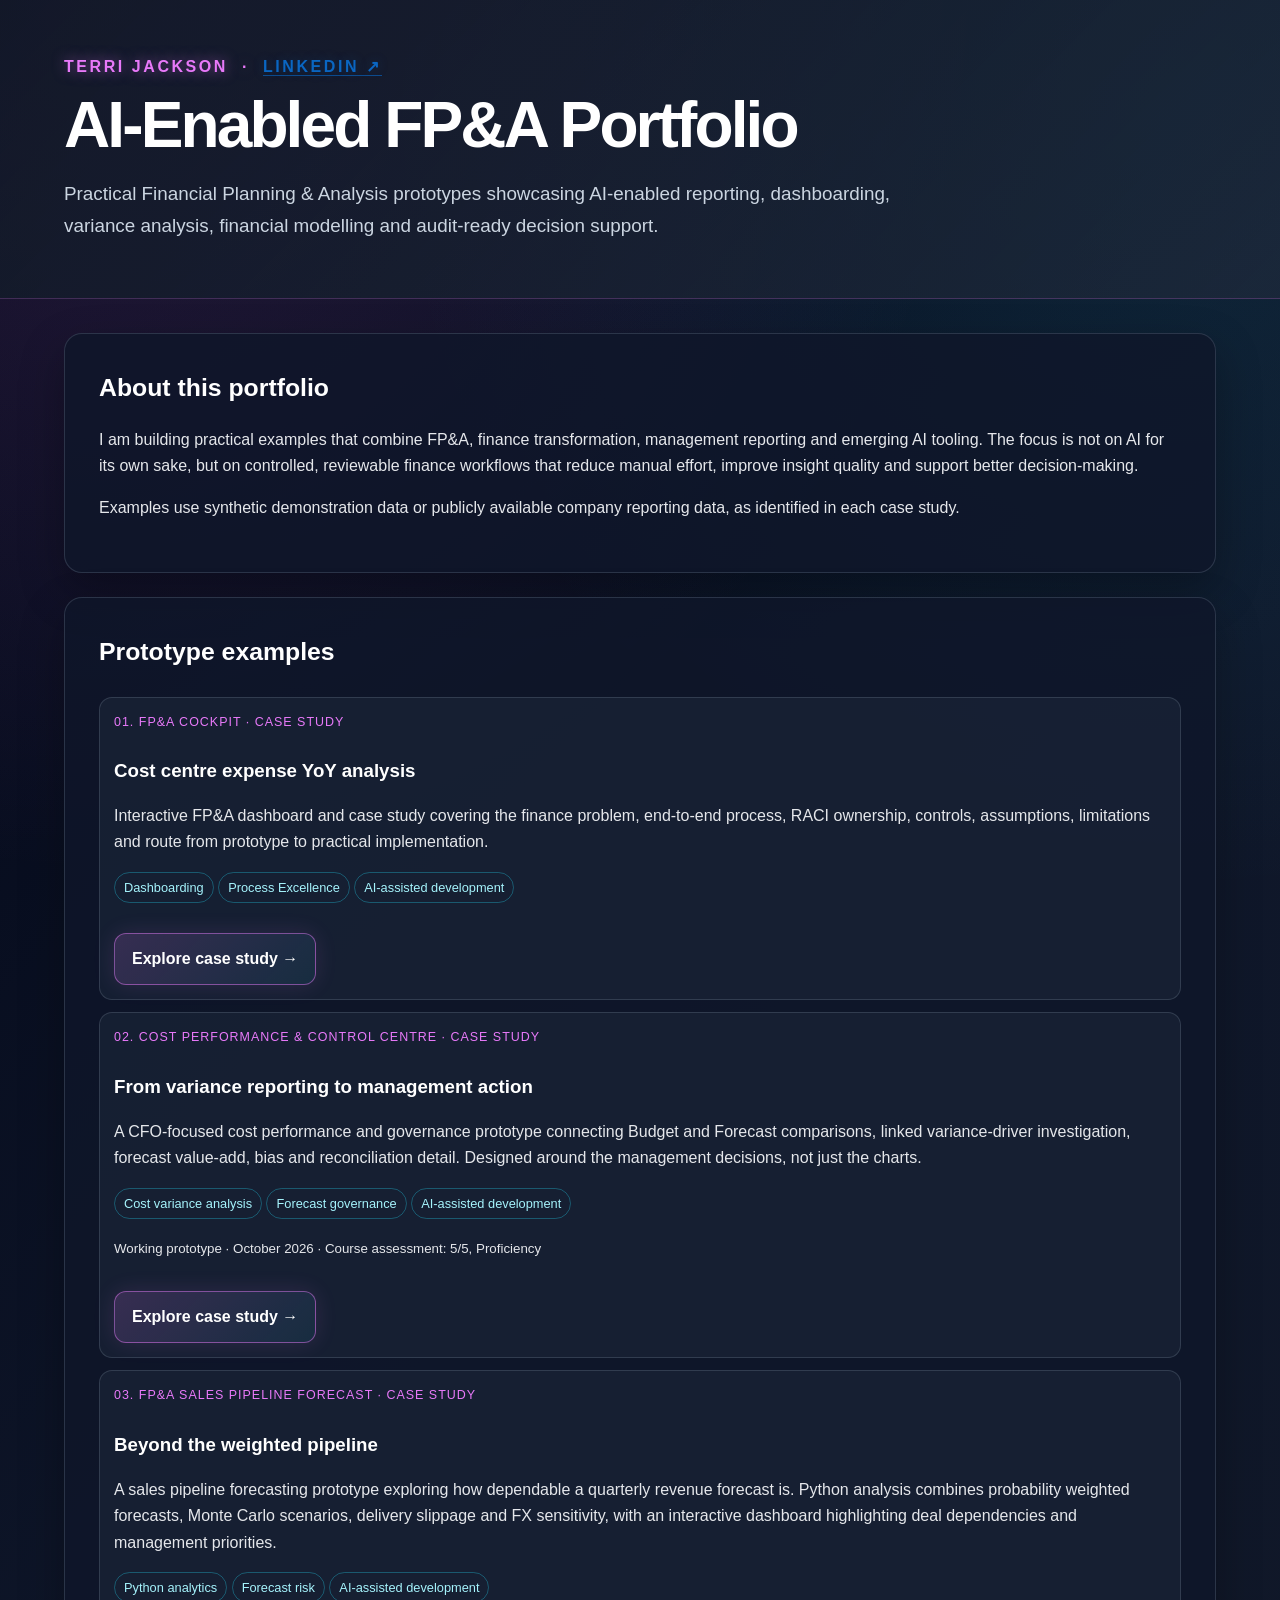
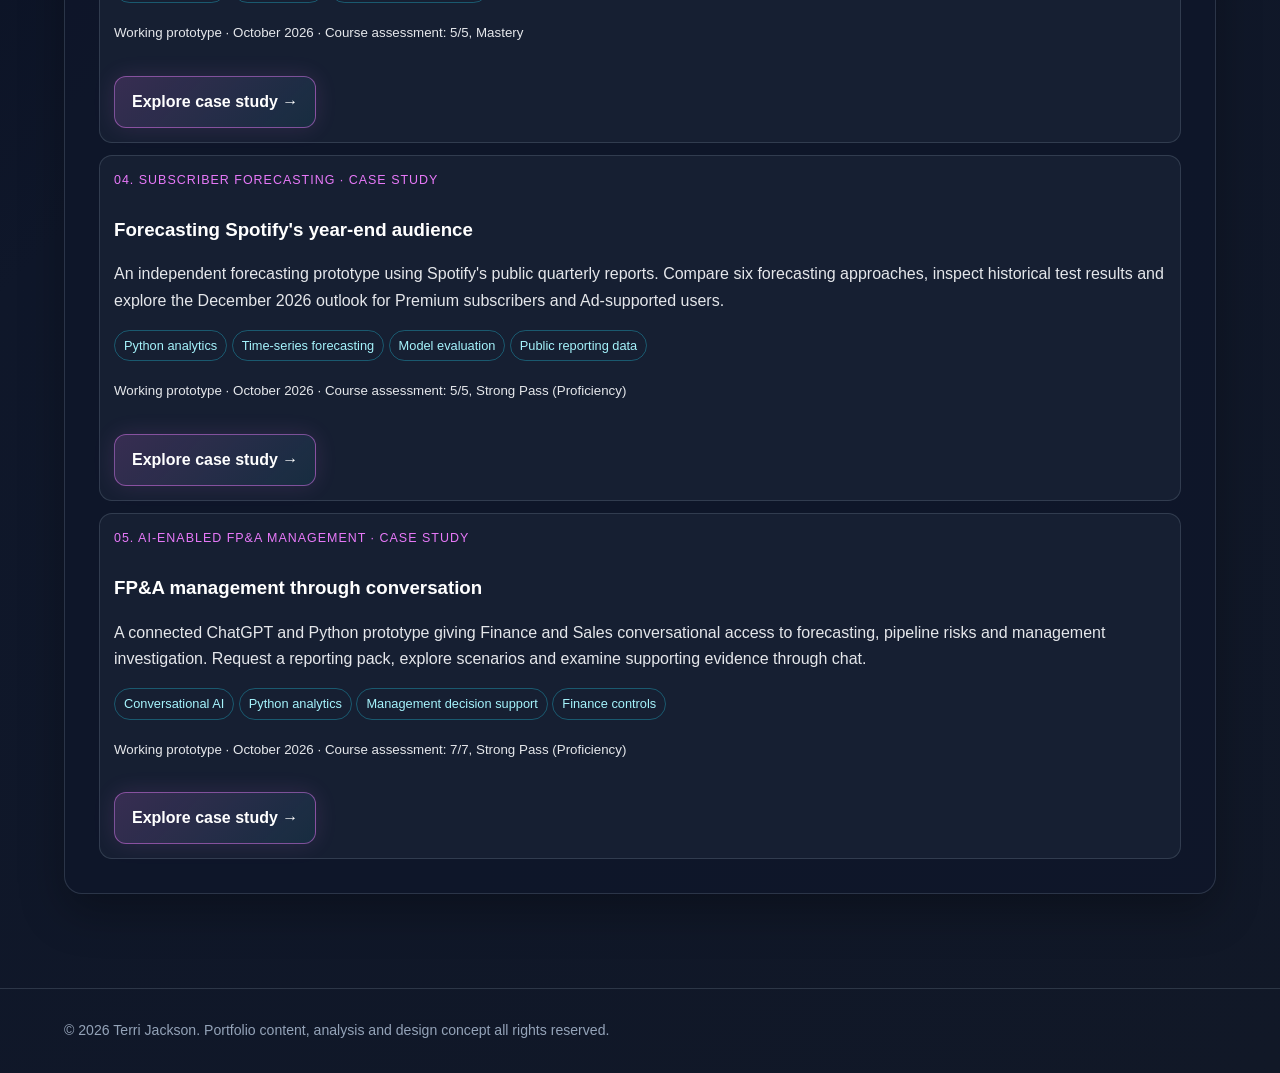
<file: index.html>
<!DOCTYPE html><html lang="en"><head><meta charset="UTF-8"><meta name="viewport" content="width=device-width,initial-scale=1"><title>AI-Enabled FP&amp;A Portfolio | Terri Jackson</title><link rel="stylesheet" href="case-study.css"></head><body><header class="hero"><div class="wrap"><p class="eyebrow">Terri Jackson &nbsp;·&nbsp; <a href="https://www.linkedin.com/in/terrijackson/" target="_blank" rel="noopener noreferrer" style="color:#0A66C2;text-decoration:none;border-bottom:1px solid rgba(10,102,194,.65);text-shadow:0 0 12px rgba(10,102,194,.28)">LinkedIn ↗</a></p><h1>AI-Enabled FP&amp;A Portfolio</h1><p class="lead">Practical Financial Planning &amp; Analysis prototypes showcasing AI-enabled reporting, dashboarding, variance analysis, financial modelling and audit-ready decision support.</p></div></header><main><div class="wrap"><section class="section"><h2>About this portfolio</h2><p>I am building practical examples that combine FP&amp;A, finance transformation, management reporting and emerging AI tooling. The focus is not on AI for its own sake, but on controlled, reviewable finance workflows that reduce manual effort, improve insight quality and support better decision-making.</p><p>Examples use synthetic demonstration data or publicly available company reporting data, as identified in each case study.</p></section><section class="section"><h2>Prototype examples</h2><div class="cards" style="grid-template-columns:1fr"><div class="mini"><span class="label">01. FP&amp;A COCKPIT · CASE STUDY</span><h3>Cost centre expense YoY analysis</h3><p>Interactive FP&amp;A dashboard and case study covering the finance problem, end-to-end process, RACI ownership, controls, assumptions, limitations and route from prototype to practical implementation.</p><p><span class="pill">Dashboarding</span> <span class="pill">Process Excellence</span> <span class="pill">AI-assisted development</span></p><a class="button" href="fpa-cockpit-case-study.html">Explore case study →</a></div><div class="mini"><span class="label">02. COST PERFORMANCE &amp; CONTROL CENTRE · CASE STUDY</span><h3>From variance reporting to management action</h3><p>A CFO-focused cost performance and governance prototype connecting Budget and Forecast comparisons, linked variance-driver investigation, forecast value-add, bias and reconciliation detail. Designed around the management decisions, not just the charts.</p><p><span class="pill">Cost variance analysis</span> <span class="pill">Forecast governance</span> <span class="pill">AI-assisted development</span></p><p><small>Working prototype · October 2026 · Course assessment: 5/5, Proficiency</small></p><a class="button" href="cost-performance-case-study.html">Explore case study →</a></div><div class="mini"><span class="label">03. FP&amp;A SALES PIPELINE FORECAST · CASE STUDY</span><h3>Beyond the weighted pipeline</h3><p>A sales pipeline forecasting prototype exploring how dependable a quarterly revenue forecast is. Python analysis combines probability weighted forecasts, Monte Carlo scenarios, delivery slippage and FX sensitivity, with an interactive dashboard highlighting deal dependencies and management priorities.</p><p><span class="pill">Python analytics</span> <span class="pill">Forecast risk</span> <span class="pill">AI-assisted development</span></p><p><small>Working prototype · October 2026 · Course assessment: 5/5, Mastery</small></p><a class="button" href="sales-pipeline-case-study.html">Explore case study →</a></div><div class="mini"><span class="label">04. SUBSCRIBER FORECASTING · CASE STUDY</span><h3>Forecasting Spotify's year-end audience</h3><p>An independent forecasting prototype using Spotify's public quarterly reports. Compare six forecasting approaches, inspect historical test results and explore the December 2026 outlook for Premium subscribers and Ad-supported users.</p><p><span class="pill">Python analytics</span> <span class="pill">Time-series forecasting</span> <span class="pill">Model evaluation</span> <span class="pill">Public reporting data</span></p><p><small>Working prototype · October 2026 · Course assessment: 5/5, Strong Pass (Proficiency)</small></p><a class="button" href="spotify-forecast-case-study.html">Explore case study →</a></div><div class="mini"><span class="label">05. AI-ENABLED FP&amp;A MANAGEMENT · CASE STUDY</span><h3>FP&amp;A management through conversation</h3><p>A connected ChatGPT and Python prototype giving Finance and Sales conversational access to forecasting, pipeline risks and management investigation. Request a reporting pack, explore scenarios and examine supporting evidence through chat.</p><p><span class="pill">Conversational AI</span> <span class="pill">Python analytics</span> <span class="pill">Management decision support</span> <span class="pill">Finance controls</span></p><p><small>Working prototype · October 2026 · Course assessment: 7/7, Strong Pass (Proficiency)</small></p><a class="button" href="fuchsia-strategic-partner-case-study.html">Explore case study →</a></div></div></section></div></main><footer><div class="wrap">© 2026 Terri Jackson. Portfolio content, analysis and design concept all rights reserved.</div></footer><script data-goatcounter="https://terrijackson.goatcounter.com/count"
        async src="//gc.zgo.at/count.js"></script></body></html>
</file>
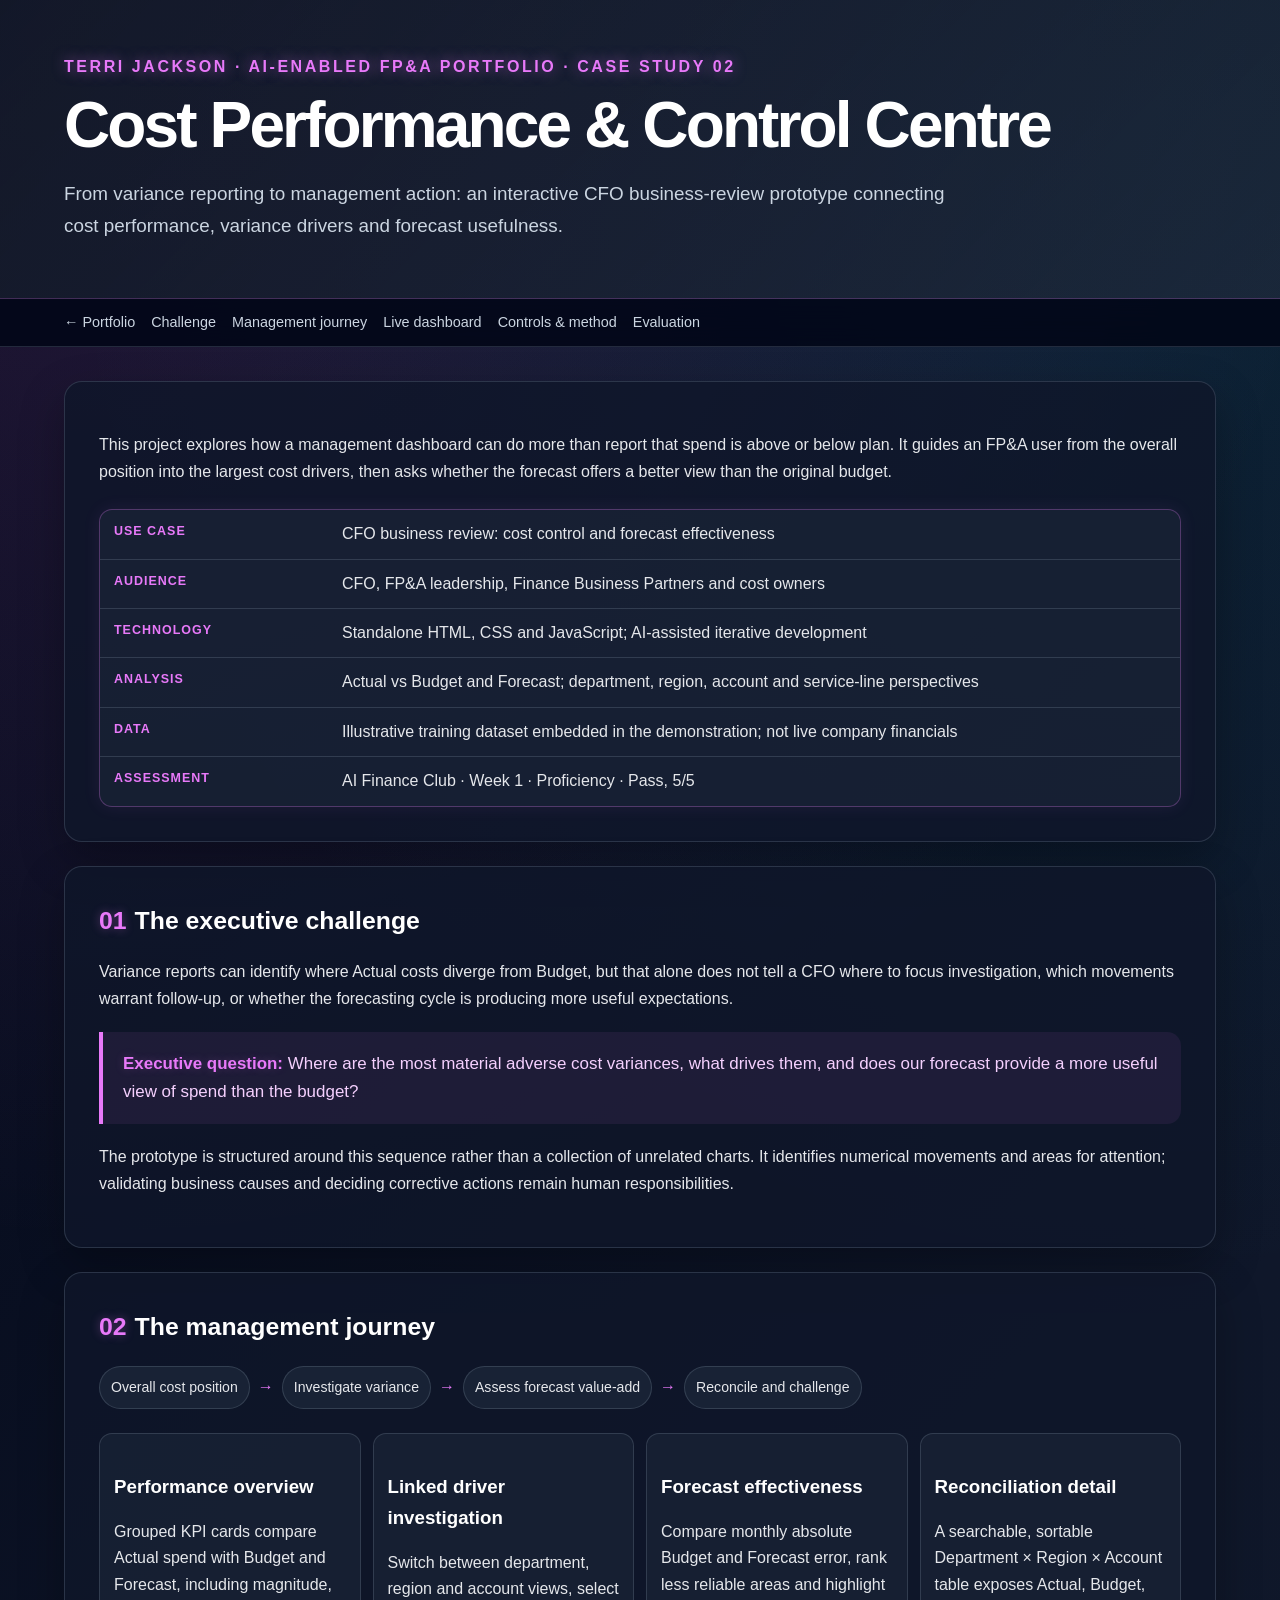
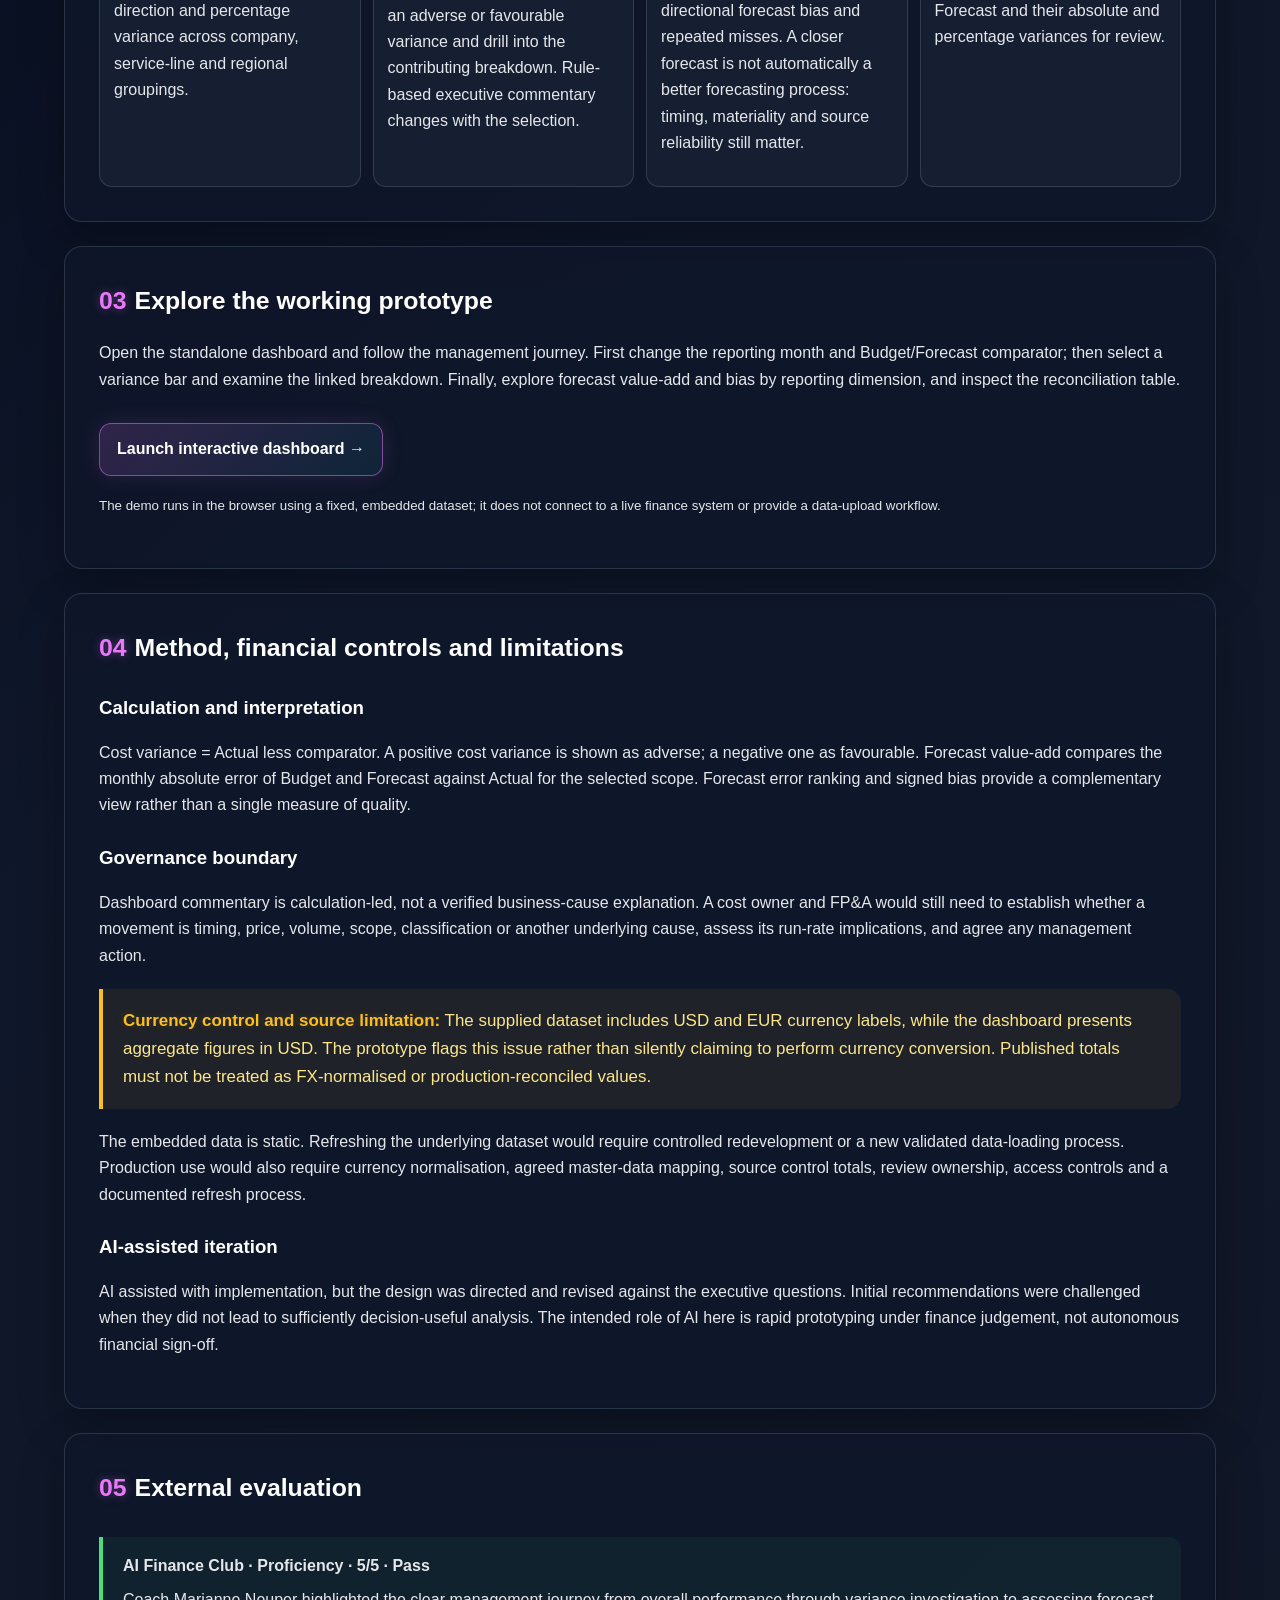
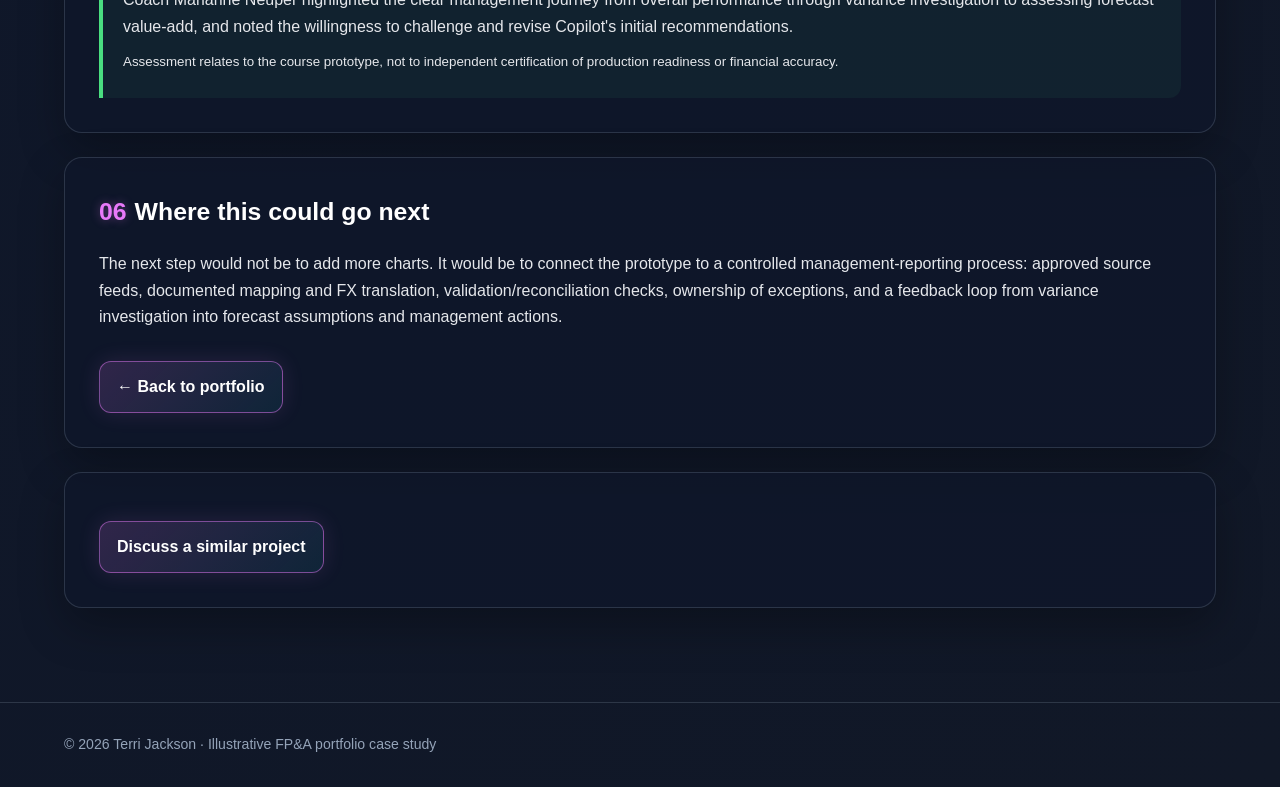
<file: cost-performance-case-study.html>
<!doctype html>
<html lang="en"><head><meta charset="utf-8"><meta name="viewport" content="width=device-width,initial-scale=1">
<title>Cost Performance &amp; Control Centre | Terri Jackson</title>
<meta name="description" content="A CFO-oriented FP&A portfolio case study connecting cost variances, driver analysis, forecast value-add and management oversight.">
<link rel="stylesheet" href="case-study.css"></head><body>
<header class="hero"><div class="wrap"><p class="eyebrow">Terri Jackson · AI-enabled FP&amp;A Portfolio · Case Study 02</p>
<h1>Cost Performance &amp; Control Centre</h1>
<p class="lead">From variance reporting to management action: an interactive CFO business-review prototype connecting cost performance, variance drivers and forecast usefulness.</p></div></header>
<nav><div class="wrap"><a href="index.html">← Portfolio</a><a href="#problem">Challenge</a><a href="#journey">Management journey</a><a href="#demo">Live dashboard</a><a href="#method">Controls &amp; method</a><a href="#assessment">Evaluation</a></div></nav>
<main><div class="wrap">
<section class="section"><p>This project explores how a management dashboard can do more than report that spend is above or below plan. It guides an FP&amp;A user from the overall position into the largest cost drivers, then asks whether the forecast offers a better view than the original budget.</p>
<div class="meta"><div><b>Use case</b>CFO business review: cost control and forecast effectiveness</div><div><b>Audience</b>CFO, FP&amp;A leadership, Finance Business Partners and cost owners</div><div><b>Technology</b>Standalone HTML, CSS and JavaScript; AI-assisted iterative development</div><div><b>Analysis</b>Actual vs Budget and Forecast; department, region, account and service-line perspectives</div><div><b>Data</b>Illustrative training dataset embedded in the demonstration; not live company financials</div><div><b>Assessment</b>AI Finance Club · Week 1 · Proficiency · Pass, 5/5</div></div></section>
<section class="section" id="problem"><h2><span class="num">01</span>The executive challenge</h2>
<p>Variance reports can identify where Actual costs diverge from Budget, but that alone does not tell a CFO where to focus investigation, which movements warrant follow-up, or whether the forecasting cycle is producing more useful expectations.</p>
<div class="callout"><b>Executive question:</b> Where are the most material adverse cost variances, what drives them, and does our forecast provide a more useful view of spend than the budget?</div>
<p>The prototype is structured around this sequence rather than a collection of unrelated charts. It identifies numerical movements and areas for attention; validating business causes and deciding corrective actions remain human responsibilities.</p></section>
<section class="section" id="journey"><h2><span class="num">02</span>The management journey</h2>
<div class="flow"><span class="step">Overall cost position</span><span class="arrow">→</span><span class="step">Investigate variance</span><span class="arrow">→</span><span class="step">Assess forecast value-add</span><span class="arrow">→</span><span class="step">Reconcile and challenge</span></div>
<div class="cards"><div class="mini"><h3>Performance overview</h3><p>Grouped KPI cards compare Actual spend with Budget and Forecast, including magnitude, direction and percentage variance across company, service-line and regional groupings.</p></div>
<div class="mini"><h3>Linked driver investigation</h3><p>Switch between department, region and account views, select an adverse or favourable variance and drill into the contributing breakdown. Rule-based executive commentary changes with the selection.</p></div>
<div class="mini"><h3>Forecast effectiveness</h3><p>Compare monthly absolute Budget and Forecast error, rank less reliable areas and highlight directional forecast bias and repeated misses. A closer forecast is not automatically a better forecasting process: timing, materiality and source reliability still matter.</p></div>
<div class="mini"><h3>Reconciliation detail</h3><p>A searchable, sortable Department × Region × Account table exposes Actual, Budget, Forecast and their absolute and percentage variances for review.</p></div></div></section>
<section class="section" id="demo"><h2><span class="num">03</span>Explore the working prototype</h2>
<p>Open the standalone dashboard and follow the management journey. First change the reporting month and Budget/Forecast comparator; then select a variance bar and examine the linked breakdown. Finally, explore forecast value-add and bias by reporting dimension, and inspect the reconciliation table.</p>
<a class="button" href="cost-performance-control-centre.html">Launch interactive dashboard →</a>
<p><small>The demo runs in the browser using a fixed, embedded dataset; it does not connect to a live finance system or provide a data-upload workflow.</small></p></section>
<section class="section" id="method"><h2><span class="num">04</span>Method, financial controls and limitations</h2>
<h3>Calculation and interpretation</h3><p>Cost variance = Actual less comparator. A positive cost variance is shown as adverse; a negative one as favourable. Forecast value-add compares the monthly absolute error of Budget and Forecast against Actual for the selected scope. Forecast error ranking and signed bias provide a complementary view rather than a single measure of quality.</p>
<h3>Governance boundary</h3><p>Dashboard commentary is calculation-led, not a verified business-cause explanation. A cost owner and FP&amp;A would still need to establish whether a movement is timing, price, volume, scope, classification or another underlying cause, assess its run-rate implications, and agree any management action.</p>
<div class="callout control"><b>Currency control and source limitation:</b> The supplied dataset includes USD and EUR currency labels, while the dashboard presents aggregate figures in USD. The prototype flags this issue rather than silently claiming to perform currency conversion. Published totals must not be treated as FX-normalised or production-reconciled values.</div>
<p>The embedded data is static. Refreshing the underlying dataset would require controlled redevelopment or a new validated data-loading process. Production use would also require currency normalisation, agreed master-data mapping, source control totals, review ownership, access controls and a documented refresh process.</p>
<h3>AI-assisted iteration</h3><p>AI assisted with implementation, but the design was directed and revised against the executive questions. Initial recommendations were challenged when they did not lead to sufficiently decision-useful analysis. The intended role of AI here is rapid prototyping under finance judgement, not autonomous financial sign-off.</p></section>
<section class="section" id="assessment"><h2><span class="num">05</span>External evaluation</h2>
<div class="assessment"><p><b>AI Finance Club · Proficiency · 5/5 · Pass</b></p><p>Coach Marianne Neuper highlighted the clear management journey from overall performance through variance investigation to assessing forecast value-add, and noted the willingness to challenge and revise Copilot's initial recommendations.</p><p><small>Assessment relates to the course prototype, not to independent certification of production readiness or financial accuracy.</small></p></div></section>
<section class="section"><h2><span class="num">06</span>Where this could go next</h2>
<p>The next step would not be to add more charts. It would be to connect the prototype to a controlled management-reporting process: approved source feeds, documented mapping and FX translation, validation/reconciliation checks, ownership of exceptions, and a feedback loop from variance investigation into forecast assumptions and management actions.</p>
<a class="button" href="index.html">← Back to portfolio</a></section>
<section class="section" id="discuss"><a class="button" href="https://www.linkedin.com/in/terrijackson/" target="_blank" rel="noopener noreferrer">Discuss a similar project</a></section>
</div></main><footer><div class="wrap">© 2026 Terri Jackson · Illustrative FP&amp;A portfolio case study</div></footer>
<script data-goatcounter="https://terrijackson.goatcounter.com/count" async src="//gc.zgo.at/count.js"></script></body></html>
</file>
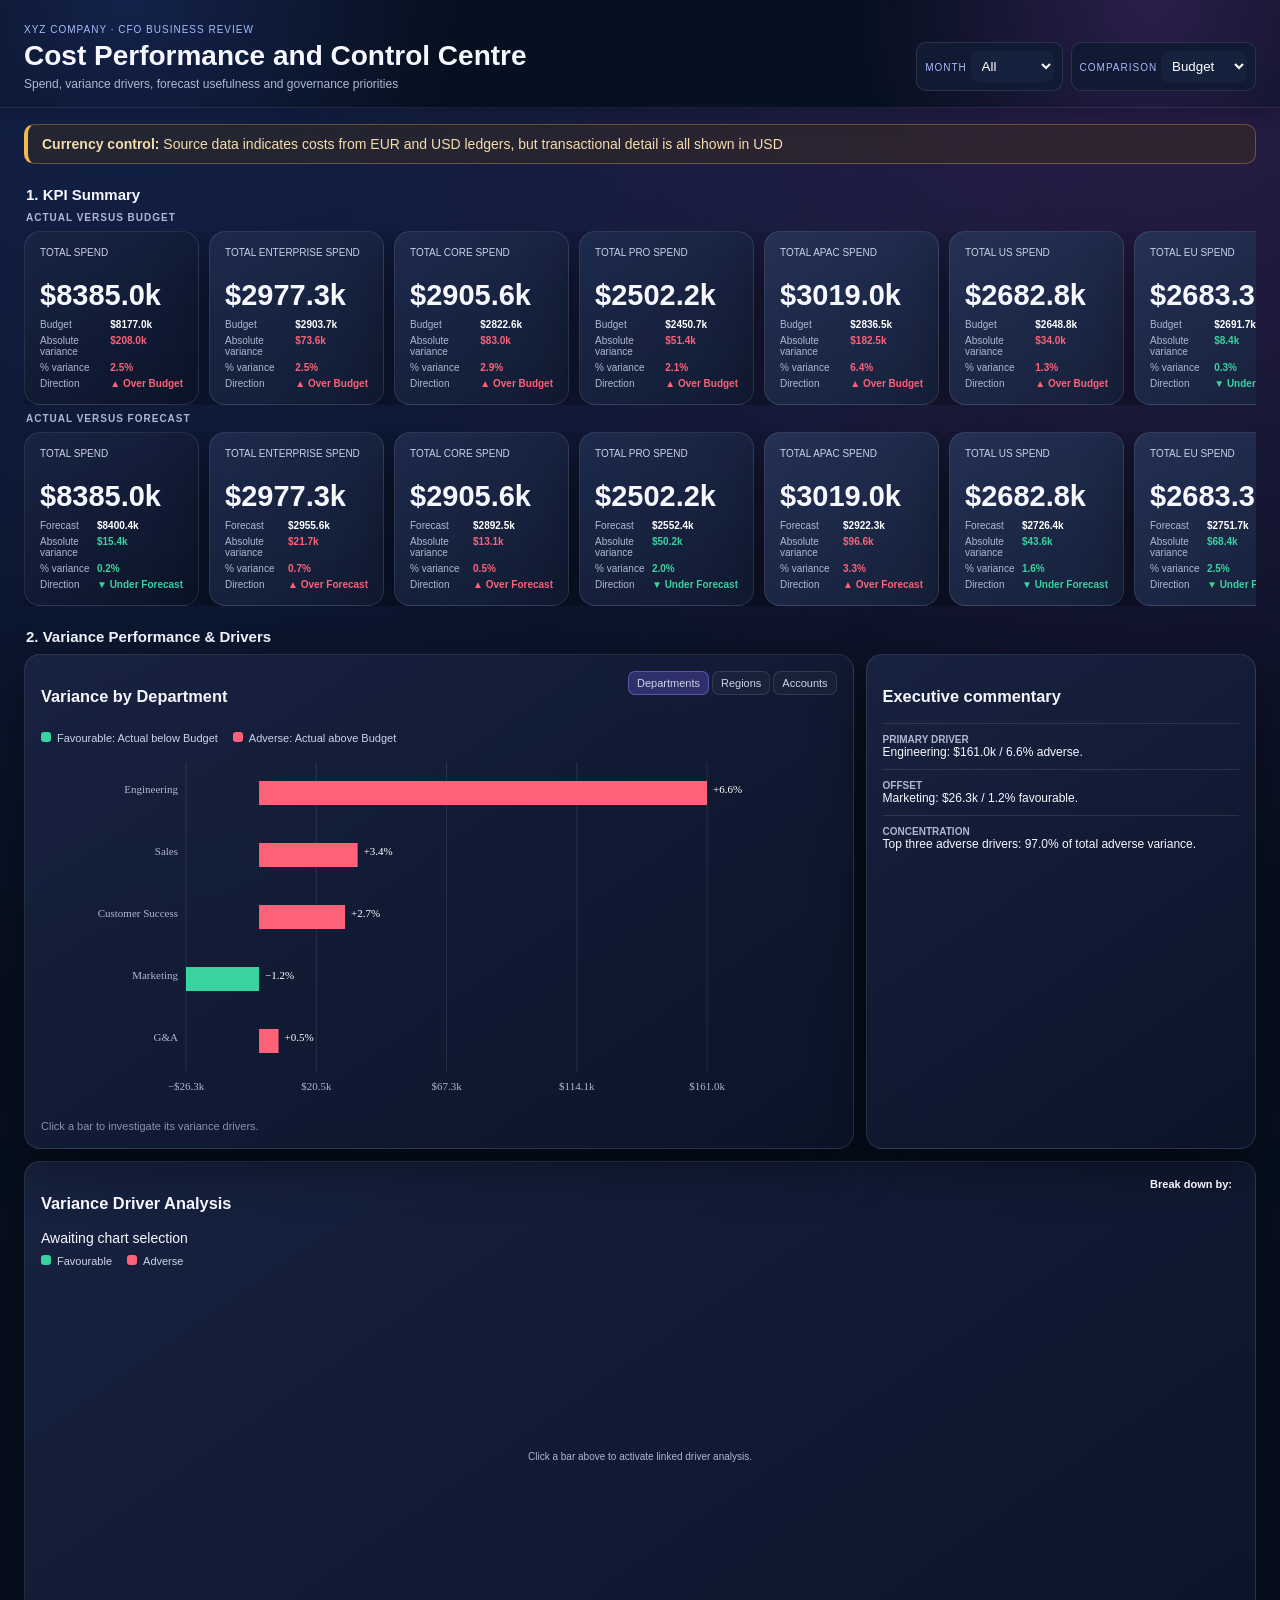
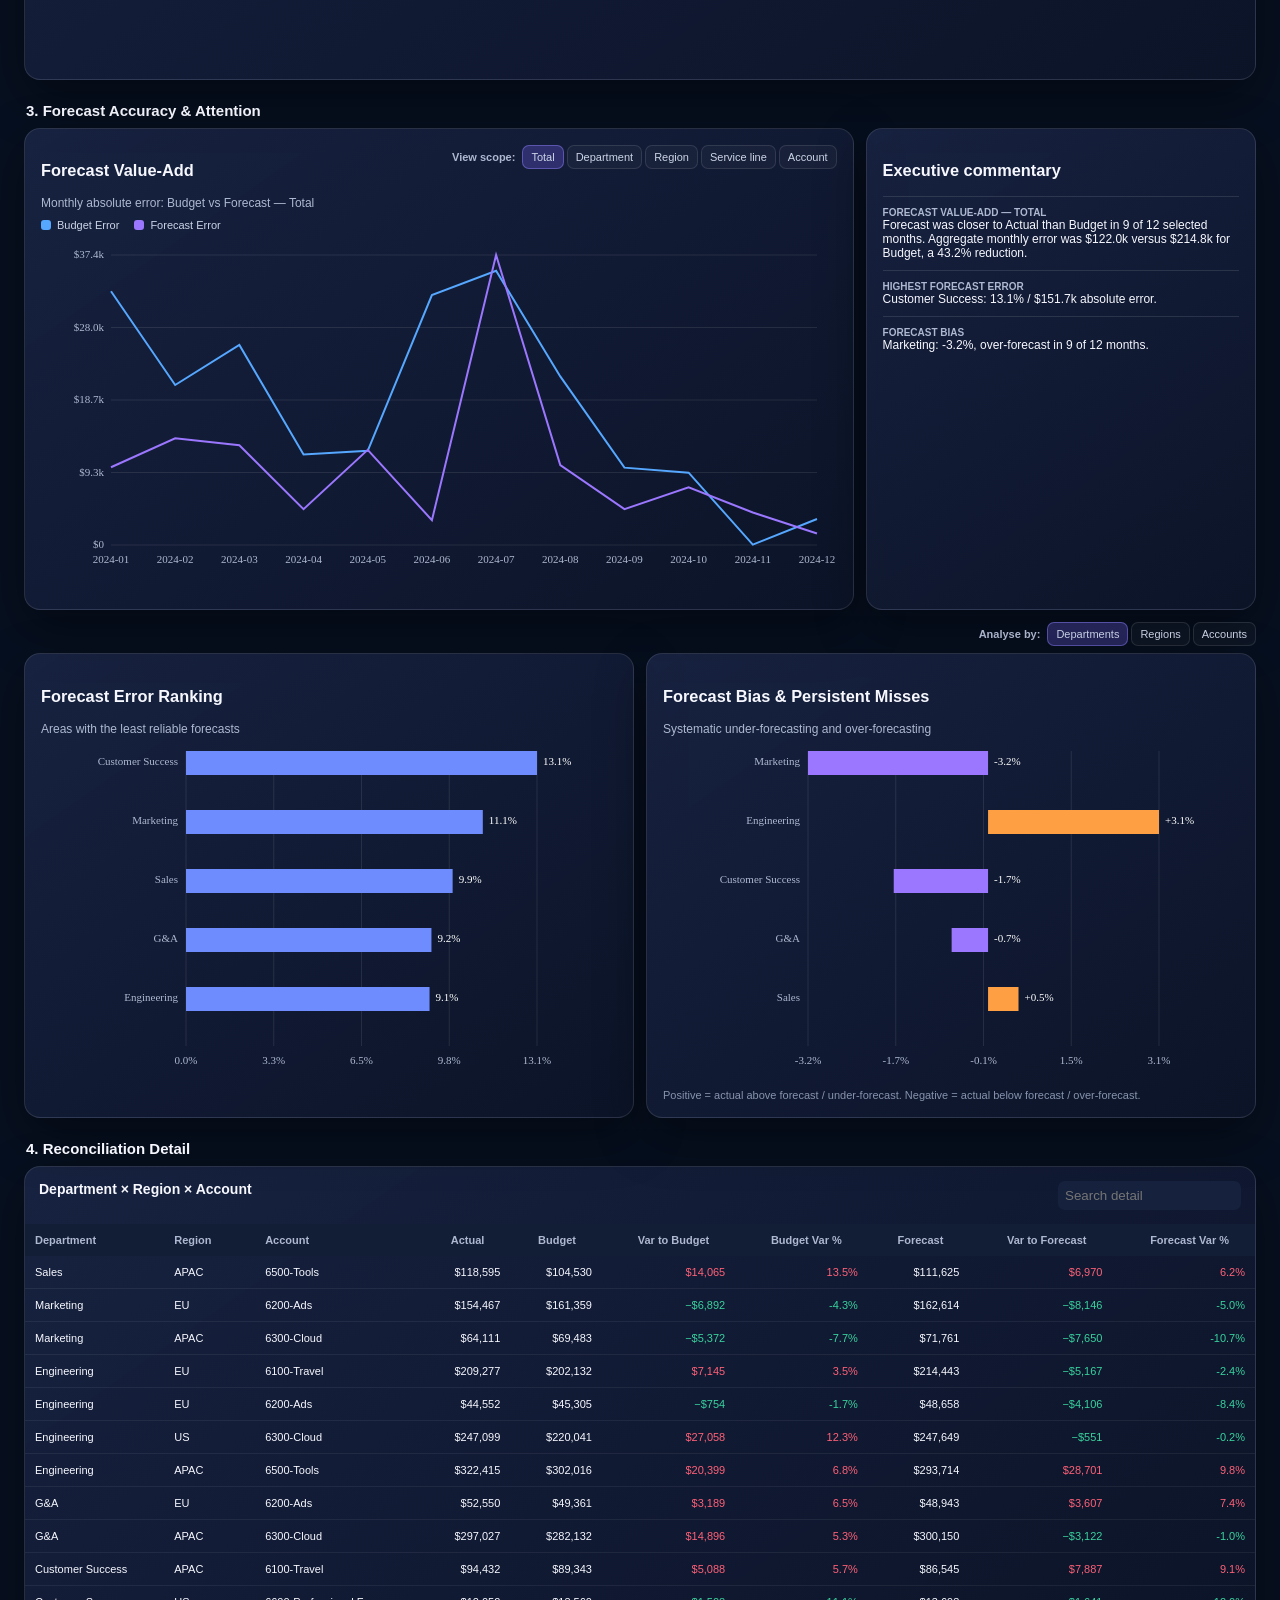
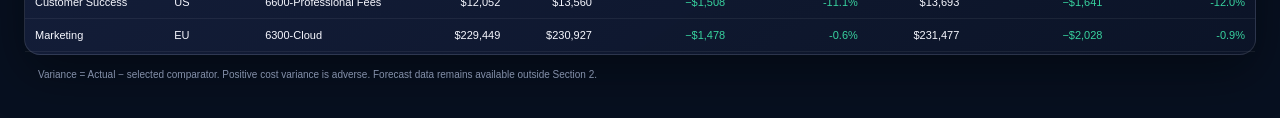
<file: cost-performance-control-centre.html>
<!doctype html><html><head><meta charset="utf-8"><meta name="viewport" content="width=device-width,initial-scale=1"><title>Cost Performance and Control Centre</title><style>
:root{--bg:#071020;--m:#aeb8d0;--g:#38d39f;--r:#ff6178;--ln:#ffffff1c}*{box-sizing:border-box}body{margin:0;background:radial-gradient(circle at 10% 0,#263d8a66,transparent 28%),radial-gradient(circle at 90% 0,#723aa155,transparent 25%),var(--bg);color:#f7f8ff;font:14px Segoe UI,Arial}.wrap{max-width:1800px;margin:auto;padding:0 24px 24px}header{position:sticky;top:0;z-index:1000;display:flex;justify-content:space-between;align-items:end;gap:15px;margin:0 -24px;padding:24px 24px 16px;background:radial-gradient(circle at 10% 0,#263d8a66,transparent 28%),radial-gradient(circle at 90% 0,#723aa155,transparent 25%),#071020;border-bottom:1px solid #ffffff12;box-shadow:0 8px 18px #0003}.ey,label{font-size:10px;color:#a9baff;text-transform:uppercase;letter-spacing:.1em}h1{margin:5px 0}.m{color:var(--m);font-size:12px}.filters{display:flex;gap:8px}.filters div{background:#101a32;border:1px solid var(--ln);padding:8px;border-radius:10px}select,input{background:#16213d;color:#fff;border:0;padding:7px;border-radius:7px}.note{margin-top:16px;background:#48350f55;border:1px solid #f0b85155;border-left:4px solid #f0b851;padding:11px 14px;border-radius:10px;color:#f6dcaa}.sec{display:flex;justify-content:space-between;align-items:end;margin:22px 2px 9px}.sec h2{font-size:15px;margin:0}.label{font-size:10px;color:var(--m);text-transform:uppercase;letter-spacing:.1em;font-weight:800;margin:8px 2px}.grid{display:grid;grid-template-columns:repeat(7,minmax(175px,1fr));gap:10px;overflow:auto}.card{background:linear-gradient(145deg,#1a2545dd,#0c1428ee);border:1px solid var(--ln);border-radius:16px;box-shadow:0 18px 50px #0006}.k{padding:15px;min-width:175px}.kt{font-size:10px;color:#c8d0e4;text-transform:uppercase;min-height:25px}.big{font-size:29px;font-weight:800;margin:7px 0}.mini{display:grid;grid-template-columns:1fr auto;gap:5px;font-size:10px;color:var(--m)}.mini b{color:#fff}.good{color:var(--g)!important}.bad{color:var(--r)!important}.mid{display:grid;grid-template-columns:1.7fr .8fr;gap:12px}.chart,.comment,.driver{padding:16px}.ch,.dh{display:flex;justify-content:space-between;align-items:flex-start;gap:12px}.tabs,.breaks{display:flex;gap:3px}.tabs button,.breaks button,.crumb button{padding:5px 8px;font-size:11px;white-space:nowrap;background:#ffffff08;color:#ccd4e7;border:1px solid var(--ln);border-radius:7px}.on{background:#6657d955!important;border-color:#8479ea88!important}.legend{display:flex;gap:15px;margin:9px 0 3px;font-size:11px;color:#cbd3e6}.sw{display:inline-block;width:10px;height:10px;border-radius:3px;margin-right:6px}.ans{padding:10px 0;border-top:1px solid var(--ln);font-size:12px}.ans strong{display:block;color:var(--m);font-size:10px;text-transform:uppercase}.guide{font-size:11px;color:#8793ad}.driver{margin-top:12px}.crumb{display:flex;gap:5px;align-items:center;margin-top:7px}.breakwrap{display:flex;gap:7px;align-items:center;font-size:11px}.tip{position:fixed;display:none;background:#081128;border:1px solid #7180b955;padding:9px;border-radius:9px;z-index:2000;font-size:11px;pointer-events:none}.tools{display:flex;justify-content:space-between;padding:14px}.scroll{max-height:430px;overflow:auto}table{width:100%;border-collapse:collapse;font-size:11px}th{position:sticky;top:0;background:#121d36;color:var(--m);padding:10px;text-align:left;cursor:pointer}.sort{display:inline-block;width:12px;margin-left:4px;color:#91a5d8}td{padding:10px;border-bottom:1px solid #ffffff10}.n{text-align:right}canvas{width:100%;height:370px}#driver{height:390px}footer{color:#8490aa;font-size:10px;padding:14px}@media(max-width:1100px){.grid{grid-template-columns:repeat(4,1fr)}.mid{grid-template-columns:1fr}}@media(max-width:760px){header{flex-direction:column;align-items:stretch}.grid{grid-template-columns:repeat(2,1fr)}table{min-width:900px}.dh{flex-direction:column}}.fa-top{display:grid;grid-template-columns:1.7fr .8fr;gap:12px}.fa-card{padding:16px}.fa-head{display:flex;justify-content:space-between;align-items:flex-start;gap:12px}.fa-scope{display:flex;align-items:center;gap:7px;flex-wrap:wrap;justify-content:flex-end}.fa-scope>b,.fa-control>b{font-size:11px;color:var(--m)}.fa-scope-seg,.fa-seg{display:flex;gap:3px}.fa-scope-seg button,.fa-seg button{padding:5px 8px;font-size:11px;white-space:nowrap;background:#ffffff08;color:#ccd4e7;border:1px solid var(--ln);border-radius:7px}.fa-scope-seg .on,.fa-seg .on{background:#6657d955!important;border-color:#8479ea88!important}.fa-scope label{font-size:11px;text-transform:none;letter-spacing:0}.fa-scope select{padding:5px}.fa-legend{display:flex;gap:15px;margin:9px 0;font-size:11px;color:#cbd3e6}.fa-legend span{display:flex;gap:6px;align-items:center}.fa-legend i{width:10px;height:10px;border-radius:3px}.fa-control{display:flex;justify-content:flex-end;align-items:center;gap:7px;margin:12px 0 7px}.fa-lower{display:grid;grid-template-columns:1fr 1fr;gap:12px}.fa-lower .fa-card{padding:16px}.fa-card canvas{width:100%;height:350px}@media(max-width:1100px){.fa-top,.fa-lower{grid-template-columns:1fr}}@media(max-width:760px){.fa-head{flex-direction:column}.fa-scope{justify-content:flex-start}.fa-scope-seg{overflow:auto;max-width:100%}}.k-total{background:linear-gradient(145deg,#1a2545dd,#0c1428ee)}.k-service{background:linear-gradient(145deg,#202d50dd,#111b32ee)}.k-region{background:linear-gradient(145deg,#263559dd,#16213bee)}</style></head><body><main class="wrap"><header><div><div class="ey">XYZ Company · CFO Business Review</div><h1>Cost Performance and Control Centre</h1><div class="m">Spend, variance drivers, forecast usefulness and governance priorities</div></div><div class="filters"><div><label>Month </label><select id="month"></select></div><div><label>Comparison </label><select id="basis"><option>Budget</option><option>Forecast</option></select></div></div></header><div class="note"><b>Currency control:</b> Source data indicates costs from EUR and USD ledgers, but transactional detail is all shown in USD</div><div class="sec"><h2>1. KPI Summary</h2></div><div class="label">Actual versus Budget</div><div class="grid" id="kb"></div><div class="label">Actual versus Forecast</div><div class="grid" id="kf"></div><section><div class="sec"><h2>2. Variance Performance & Drivers</h2></div><div class="mid"><div class="card chart"><div class="ch"><h3 id="title">Variance by Department</h3><div class="tabs"><button class="on" data-v="Dept">Departments</button><button data-v="Region">Regions</button><button data-v="Account">Accounts</button></div></div><div class="legend" id="leg"></div><canvas id="main"></canvas><div class="guide">Click a bar to investigate its variance drivers.</div></div><aside class="card comment"><h3>Executive commentary</h3><div id="comment"></div></aside></div><div class="card driver"><div class="dh"><div><h3 id="dt">Variance Driver Analysis</h3><div class="crumb" id="crumb"></div></div><div class="breakwrap"><b>Break down by:</b><div class="breaks" id="breaks"></div></div></div><div class="legend"><span><i class="sw" style="background:var(--g)"></i>Favourable</span><span><i class="sw" style="background:var(--r)"></i>Adverse</span></div><canvas id="driver"></canvas></div></section><section id="forecastAccuracy"><div class="sec"><h2>3. Forecast Accuracy &amp; Attention</h2></div><div class="fa-top"><div class="card fa-card"><div class="fa-head"><div><h3>Forecast Value-Add</h3><div class="m" id="faSub">Monthly absolute error: Budget vs Forecast — Total</div></div><div class="fa-scope"><b>View scope:</b><div class="fa-scope-seg" id="faScopeSeg"><button class="on" data-scope="Total">Total</button><button data-scope="Dept">Department</button><button data-scope="Region">Region</button><button data-scope="ProductLine">Service line</button><button data-scope="Account">Account</button></div><label id="faPickWrap" style="display:none"><span id="faPickLabel"></span>: <select id="faPick"></select></label></div></div><div class="fa-legend"><span><i style="background:#56a7ff"></i>Budget Error</span><span><i style="background:#9b76ff"></i>Forecast Error</span></div><canvas id="faValue"></canvas></div><aside class="card fa-card"><h3>Executive commentary</h3><div id="faComment"></div></aside></div><div class="fa-control"><b>Analyse by:</b><div class="fa-seg" id="faSeg"><button class="on" data-fa="Dept">Departments</button><button data-fa="Region">Regions</button><button data-fa="Account">Accounts</button></div></div><div class="fa-lower"><div class="card fa-card"><h3>Forecast Error Ranking</h3><div class="m">Areas with the least reliable forecasts</div><canvas id="faError"></canvas></div><div class="card fa-card"><h3>Forecast Bias &amp; Persistent Misses</h3><div class="m">Systematic under-forecasting and over-forecasting</div><canvas id="faBias"></canvas><div class="guide">Positive = actual above forecast / under-forecast. Negative = actual below forecast / over-forecast.</div></div></div></section><div class="sec"><h2>4. Reconciliation Detail</h2></div><div class="card"><div class="tools"><b>Department × Region × Account</b><input id="find" placeholder="Search detail"></div><div class="scroll"><table><thead><tr><th data-k="d">Department<span class="sort"></span></th><th data-k="r">Region<span class="sort"></span></th><th data-k="a">Account<span class="sort"></span></th><th class="n" data-k="actual">Actual<span class="sort"></span></th><th class="n" data-k="budget">Budget<span class="sort"></span></th><th class="n" data-k="vb">Var to Budget<span class="sort"></span></th><th class="n" data-k="bp">Budget Var %<span class="sort"></span></th><th class="n" data-k="forecast">Forecast<span class="sort"></span></th><th class="n" data-k="vf">Var to Forecast<span class="sort"></span></th><th class="n" data-k="fp">Forecast Var %<span class="sort"></span></th></tr></thead><tbody id="body"></tbody></table></div></div><footer>Variance = Actual − selected comparator. Positive cost variance is adverse. Forecast data remains available outside Section 2.</footer></main><div class="tip" id="tip"></div><script>
const D=[{"Month":"2024-01","Dept":"Sales","Account":"6500-Tools","Region":"APAC","ProductLine":"Enterprise","Actual":16901.25,"Budget":15938.71,"Forecast":17166.28,"Currency":"USD"},{"Month":"2024-01","Dept":"Marketing","Account":"6200-Ads","Region":"EU","ProductLine":"Core","Actual":44762.84,"Budget":44710.05,"Forecast":43494.26,"Currency":"USD"},{"Month":"2024-01","Dept":"Marketing","Account":"6300-Cloud","Region":"APAC","ProductLine":"Pro","Actual":19150.41,"Budget":19464.53,"Forecast":22302.61,"Currency":"USD"},{"Month":"2024-01","Dept":"Engineering","Account":"6100-Travel","Region":"EU","ProductLine":"Pro","Actual":90551.24,"Budget":102412.07,"Forecast":109689.29,"Currency":"USD"},{"Month":"2024-01","Dept":"Engineering","Account":"6200-Ads","Region":"EU","ProductLine":"Enterprise","Actual":26266.91,"Budget":28745.25,"Forecast":31298.99,"Currency":"USD"},{"Month":"2024-01","Dept":"Engineering","Account":"6300-Cloud","Region":"US","ProductLine":"Core","Actual":149698.27,"Budget":126989.43,"Forecast":142698.89,"Currency":"USD"},{"Month":"2024-01","Dept":"Engineering","Account":"6500-Tools","Region":"APAC","ProductLine":"Core","Actual":140961.62,"Budget":126813.99,"Forecast":131242.72,"Currency":"USD"},{"Month":"2024-01","Dept":"G&A","Account":"6200-Ads","Region":"EU","ProductLine":"Enterprise","Actual":26691.02,"Budget":26739.41,"Forecast":26705.19,"Currency":"USD"},{"Month":"2024-01","Dept":"G&A","Account":"6300-Cloud","Region":"APAC","ProductLine":"Core","Actual":101564.24,"Budget":95627.13,"Forecast":108209.29,"Currency":"USD"},{"Month":"2024-01","Dept":"Customer Success","Account":"6100-Travel","Region":"APAC","ProductLine":"Enterprise","Actual":94431.5,"Budget":89343.04,"Forecast":86544.86,"Currency":"USD"},{"Month":"2024-01","Dept":"Customer Success","Account":"6600-Professional Fees","Region":"US","ProductLine":"Enterprise","Actual":12052.33,"Budget":13560.04,"Forecast":13693.39,"Currency":"USD"},{"Month":"2024-02","Dept":"Sales","Account":"6500-Tools","Region":"APAC","ProductLine":"Core","Actual":86532.65,"Budget":73332.83,"Forecast":76978.67,"Currency":"USD"},{"Month":"2024-02","Dept":"Marketing","Account":"6200-Ads","Region":"EU","ProductLine":"Pro","Actual":63171.29,"Budget":63439.1,"Forecast":71103.81,"Currency":"USD"},{"Month":"2024-02","Dept":"Marketing","Account":"6300-Cloud","Region":"EU","ProductLine":"Enterprise","Actual":127259.56,"Budget":118195.01,"Forecast":106390.88,"Currency":"USD"},{"Month":"2024-02","Dept":"Marketing","Account":"6400-Payroll","Region":"US","ProductLine":"Enterprise","Actual":52411.37,"Budget":58760.25,"Forecast":57843.81,"Currency":"EUR"},{"Month":"2024-02","Dept":"Marketing","Account":"6500-Tools","Region":"EU","ProductLine":"Core","Actual":15394.39,"Budget":16439.86,"Forecast":17657.66,"Currency":"EUR"},{"Month":"2024-02","Dept":"Marketing","Account":"6600-Professional Fees","Region":"EU","ProductLine":"Enterprise","Actual":73104.52,"Budget":84220.1,"Forecast":81665.0,"Currency":"EUR"},{"Month":"2024-02","Dept":"Engineering","Account":"6100-Travel","Region":"US","ProductLine":"Core","Actual":67967.99,"Budget":72714.86,"Forecast":77661.94,"Currency":"EUR"},{"Month":"2024-02","Dept":"Engineering","Account":"6200-Ads","Region":"APAC","ProductLine":"Pro","Actual":58969.38,"Budget":55022.34,"Forecast":56890.0,"Currency":"USD"},{"Month":"2024-02","Dept":"Engineering","Account":"6400-Payroll","Region":"US","ProductLine":"Core","Actual":104721.21,"Budget":112957.59,"Forecast":121744.26,"Currency":"EUR"},{"Month":"2024-02","Dept":"Engineering","Account":"6500-Tools","Region":"APAC","ProductLine":"Core","Actual":109765.39,"Budget":93190.88,"Forecast":87075.72,"Currency":"USD"},{"Month":"2024-02","Dept":"Engineering","Account":"6600-Professional Fees","Region":"APAC","ProductLine":"Enterprise","Actual":123736.69,"Budget":114465.61,"Forecast":126405.01,"Currency":"USD"},{"Month":"2024-02","Dept":"G&A","Account":"6200-Ads","Region":"US","ProductLine":"Core","Actual":117942.0,"Budget":121757.84,"Forecast":120211.81,"Currency":"EUR"},{"Month":"2024-02","Dept":"Customer Success","Account":"6100-Travel","Region":"US","ProductLine":"Pro","Actual":10358.23,"Budget":9571.23,"Forecast":8626.22,"Currency":"USD"},{"Month":"2024-02","Dept":"Customer Success","Account":"6500-Tools","Region":"EU","ProductLine":"Core","Actual":66180.73,"Budget":67651.19,"Forecast":73472.08,"Currency":"EUR"},{"Month":"2024-02","Dept":"Customer Success","Account":"6600-Professional Fees","Region":"APAC","ProductLine":"Enterprise","Actual":90140.44,"Budget":85323.52,"Forecast":97671.81,"Currency":"USD"},{"Month":"2024-03","Dept":"Marketing","Account":"6100-Travel","Region":"APAC","ProductLine":"Enterprise","Actual":120478.39,"Budget":100558.49,"Forecast":102316.87,"Currency":"USD"},{"Month":"2024-03","Dept":"Marketing","Account":"6500-Tools","Region":"US","ProductLine":"Core","Actual":74164.64,"Budget":84626.97,"Forecast":82631.82,"Currency":"USD"},{"Month":"2024-03","Dept":"Marketing","Account":"6600-Professional Fees","Region":"APAC","ProductLine":"Pro","Actual":89941.01,"Budget":82242.27,"Forecast":85738.83,"Currency":"USD"},{"Month":"2024-03","Dept":"Engineering","Account":"6300-Cloud","Region":"APAC","ProductLine":"Pro","Actual":133334.85,"Budget":121883.25,"Forecast":131100.19,"Currency":"USD"},{"Month":"2024-03","Dept":"Engineering","Account":"6400-Payroll","Region":"APAC","ProductLine":"Pro","Actual":134086.55,"Budget":114639.73,"Forecast":117830.8,"Currency":"USD"},{"Month":"2024-03","Dept":"G&A","Account":"6400-Payroll","Region":"US","ProductLine":"Pro","Actual":62775.79,"Budget":65062.51,"Forecast":61078.11,"Currency":"EUR"},{"Month":"2024-03","Dept":"Customer Success","Account":"6100-Travel","Region":"US","ProductLine":"Pro","Actual":45493.06,"Budget":47175.92,"Forecast":52222.2,"Currency":"USD"},{"Month":"2024-03","Dept":"Customer Success","Account":"6500-Tools","Region":"US","ProductLine":"Enterprise","Actual":83558.62,"Budget":93209.44,"Forecast":106480.99,"Currency":"EUR"},{"Month":"2024-03","Dept":"Customer Success","Account":"6600-Professional Fees","Region":"APAC","ProductLine":"Enterprise","Actual":52670.94,"Budget":61325.66,"Forecast":69951.86,"Currency":"EUR"},{"Month":"2024-04","Dept":"Sales","Account":"6300-Cloud","Region":"EU","ProductLine":"Enterprise","Actual":43968.09,"Budget":39967.04,"Forecast":42566.87,"Currency":"USD"},{"Month":"2024-04","Dept":"Marketing","Account":"6300-Cloud","Region":"APAC","ProductLine":"Core","Actual":20565.89,"Budget":23313.9,"Forecast":21531.31,"Currency":"USD"},{"Month":"2024-04","Dept":"Marketing","Account":"6500-Tools","Region":"US","ProductLine":"Pro","Actual":63224.2,"Budget":69429.79,"Forecast":70017.37,"Currency":"USD"},{"Month":"2024-04","Dept":"Engineering","Account":"6200-Ads","Region":"APAC","ProductLine":"Pro","Actual":99155.55,"Budget":86239.36,"Forecast":91816.75,"Currency":"USD"},{"Month":"2024-04","Dept":"Engineering","Account":"6300-Cloud","Region":"APAC","ProductLine":"Pro","Actual":14400.22,"Budget":12213.09,"Forecast":12748.86,"Currency":"USD"},{"Month":"2024-04","Dept":"G&A","Account":"6500-Tools","Region":"EU","ProductLine":"Enterprise","Actual":56431.0,"Budget":52917.84,"Forecast":52078.49,"Currency":"USD"},{"Month":"2024-04","Dept":"Customer Success","Account":"6200-Ads","Region":"APAC","ProductLine":"Core","Actual":69506.21,"Budget":71514.49,"Forecast":81109.02,"Currency":"USD"},{"Month":"2024-05","Dept":"Sales","Account":"6400-Payroll","Region":"EU","ProductLine":"Enterprise","Actual":83987.39,"Budget":80243.75,"Forecast":77005.85,"Currency":"USD"},{"Month":"2024-05","Dept":"Sales","Account":"6600-Professional Fees","Region":"US","ProductLine":"Core","Actual":70910.49,"Budget":71890.63,"Forecast":70050.86,"Currency":"USD"},{"Month":"2024-05","Dept":"Marketing","Account":"6100-Travel","Region":"EU","ProductLine":"Core","Actual":127339.72,"Budget":107470.53,"Forecast":114906.69,"Currency":"USD"},{"Month":"2024-05","Dept":"Marketing","Account":"6300-Cloud","Region":"EU","ProductLine":"Enterprise","Actual":74355.21,"Budget":80431.42,"Forecast":91414.22,"Currency":"EUR"},{"Month":"2024-05","Dept":"Marketing","Account":"6400-Payroll","Region":"EU","ProductLine":"Pro","Actual":113302.46,"Budget":130299.37,"Forecast":141278.25,"Currency":"USD"},{"Month":"2024-05","Dept":"Engineering","Account":"6600-Professional Fees","Region":"EU","ProductLine":"Pro","Actual":113597.04,"Budget":110324.36,"Forecast":105724.61,"Currency":"USD"},{"Month":"2024-05","Dept":"G&A","Account":"6300-Cloud","Region":"APAC","ProductLine":"Core","Actual":85160.73,"Budget":77569.51,"Forecast":79153.23,"Currency":"USD"},{"Month":"2024-05","Dept":"G&A","Account":"6500-Tools","Region":"APAC","ProductLine":"Enterprise","Actual":58099.65,"Budget":58578.78,"Forecast":61089.95,"Currency":"EUR"},{"Month":"2024-05","Dept":"Customer Success","Account":"6400-Payroll","Region":"EU","ProductLine":"Enterprise","Actual":64657.22,"Budget":62475.0,"Forecast":63042.52,"Currency":"EUR"},{"Month":"2024-06","Dept":"Sales","Account":"6100-Travel","Region":"US","ProductLine":"Core","Actual":119135.74,"Budget":114131.2,"Forecast":130374.99,"Currency":"USD"},{"Month":"2024-06","Dept":"Marketing","Account":"6200-Ads","Region":"US","ProductLine":"Pro","Actual":56581.36,"Budget":59742.74,"Forecast":56578.19,"Currency":"USD"},{"Month":"2024-06","Dept":"Marketing","Account":"6500-Tools","Region":"EU","ProductLine":"Enterprise","Actual":82900.97,"Budget":86505.24,"Forecast":95454.1,"Currency":"USD"},{"Month":"2024-06","Dept":"Marketing","Account":"6600-Professional Fees","Region":"US","ProductLine":"Enterprise","Actual":115509.23,"Budget":104627.76,"Forecast":110210.04,"Currency":"USD"},{"Month":"2024-06","Dept":"Engineering","Account":"6300-Cloud","Region":"APAC","ProductLine":"Core","Actual":113397.0,"Budget":94904.79,"Forecast":94352.9,"Currency":"EUR"},{"Month":"2024-06","Dept":"G&A","Account":"6100-Travel","Region":"EU","ProductLine":"Enterprise","Actual":19169.23,"Budget":21873.3,"Forecast":23468.49,"Currency":"USD"},{"Month":"2024-06","Dept":"Customer Success","Account":"6200-Ads","Region":"EU","ProductLine":"Pro","Actual":32608.61,"Budget":35346.95,"Forecast":39572.86,"Currency":"EUR"},{"Month":"2024-06","Dept":"Customer Success","Account":"6300-Cloud","Region":"APAC","ProductLine":"Enterprise","Actual":93417.38,"Budget":83385.19,"Forecast":85890.15,"Currency":"EUR"},{"Month":"2024-07","Dept":"Sales","Account":"6200-Ads","Region":"APAC","ProductLine":"Enterprise","Actual":96559.99,"Budget":88067.79,"Forecast":83949.84,"Currency":"USD"},{"Month":"2024-07","Dept":"Sales","Account":"6300-Cloud","Region":"US","ProductLine":"Pro","Actual":69090.9,"Budget":68876.27,"Forecast":77557.41,"Currency":"USD"},{"Month":"2024-07","Dept":"Marketing","Account":"6400-Payroll","Region":"EU","ProductLine":"Pro","Actual":73297.46,"Budget":84634.08,"Forecast":89306.0,"Currency":"USD"},{"Month":"2024-07","Dept":"Marketing","Account":"6500-Tools","Region":"APAC","ProductLine":"Enterprise","Actual":13360.86,"Budget":14931.4,"Forecast":14005.29,"Currency":"USD"},{"Month":"2024-07","Dept":"Engineering","Account":"6100-Travel","Region":"EU","ProductLine":"Enterprise","Actual":118725.33,"Budget":99719.86,"Forecast":104754.1,"Currency":"USD"},{"Month":"2024-07","Dept":"Engineering","Account":"6300-Cloud","Region":"US","ProductLine":"Core","Actual":11325.96,"Budget":10921.34,"Forecast":10801.18,"Currency":"EUR"},{"Month":"2024-07","Dept":"Engineering","Account":"6400-Payroll","Region":"US","ProductLine":"Core","Actual":40419.6,"Budget":39689.29,"Forecast":42544.78,"Currency":"USD"},{"Month":"2024-07","Dept":"Engineering","Account":"6500-Tools","Region":"EU","ProductLine":"Core","Actual":42021.15,"Budget":37792.51,"Forecast":35756.64,"Currency":"USD"},{"Month":"2024-07","Dept":"G&A","Account":"6600-Professional Fees","Region":"APAC","ProductLine":"Enterprise","Actual":91898.82,"Budget":82615.65,"Forecast":74983.46,"Currency":"EUR"},{"Month":"2024-07","Dept":"Customer Success","Account":"6300-Cloud","Region":"APAC","ProductLine":"Core","Actual":30759.35,"Budget":26881.7,"Forecast":24793.02,"Currency":"USD"},{"Month":"2024-07","Dept":"Customer Success","Account":"6400-Payroll","Region":"EU","ProductLine":"Core","Actual":83289.0,"Budget":81300.8,"Forecast":74937.4,"Currency":"USD"},{"Month":"2024-08","Dept":"Sales","Account":"6200-Ads","Region":"EU","ProductLine":"Core","Actual":46446.23,"Budget":44244.09,"Forecast":43758.48,"Currency":"EUR"},{"Month":"2024-08","Dept":"Sales","Account":"6400-Payroll","Region":"US","ProductLine":"Core","Actual":19880.89,"Budget":21937.81,"Forecast":20767.25,"Currency":"USD"},{"Month":"2024-08","Dept":"Sales","Account":"6500-Tools","Region":"APAC","ProductLine":"Core","Actual":15161.17,"Budget":15258.23,"Forecast":17479.75,"Currency":"USD"},{"Month":"2024-08","Dept":"Marketing","Account":"6400-Payroll","Region":"US","ProductLine":"Enterprise","Actual":94916.9,"Budget":91507.08,"Forecast":93259.89,"Currency":"EUR"},{"Month":"2024-08","Dept":"Marketing","Account":"6500-Tools","Region":"US","ProductLine":"Pro","Actual":84362.25,"Budget":76160.77,"Forecast":78632.95,"Currency":"EUR"},{"Month":"2024-08","Dept":"Engineering","Account":"6100-Travel","Region":"US","ProductLine":"Enterprise","Actual":104622.17,"Budget":98899.91,"Forecast":98139.13,"Currency":"USD"},{"Month":"2024-08","Dept":"Engineering","Account":"6400-Payroll","Region":"US","ProductLine":"Core","Actual":17863.03,"Budget":20051.82,"Forecast":20418.6,"Currency":"USD"},{"Month":"2024-08","Dept":"Engineering","Account":"6600-Professional Fees","Region":"EU","ProductLine":"Pro","Actual":95633.65,"Budget":81284.61,"Forecast":93292.98,"Currency":"USD"},{"Month":"2024-08","Dept":"G&A","Account":"6400-Payroll","Region":"EU","ProductLine":"Enterprise","Actual":76562.44,"Budget":84386.83,"Forecast":79413.61,"Currency":"EUR"},{"Month":"2024-09","Dept":"Sales","Account":"6200-Ads","Region":"APAC","ProductLine":"Enterprise","Actual":64151.57,"Budget":55072.76,"Forecast":54850.97,"Currency":"USD"},{"Month":"2024-09","Dept":"Sales","Account":"6500-Tools","Region":"US","ProductLine":"Enterprise","Actual":60907.33,"Budget":67769.29,"Forecast":74444.99,"Currency":"USD"},{"Month":"2024-09","Dept":"Marketing","Account":"6300-Cloud","Region":"EU","ProductLine":"Core","Actual":27834.32,"Budget":32300.28,"Forecast":33672.15,"Currency":"EUR"},{"Month":"2024-09","Dept":"Marketing","Account":"6500-Tools","Region":"US","ProductLine":"Core","Actual":16609.12,"Budget":18565.53,"Forecast":18552.94,"Currency":"EUR"},{"Month":"2024-09","Dept":"Marketing","Account":"6600-Professional Fees","Region":"APAC","ProductLine":"Core","Actual":86455.54,"Budget":79107.85,"Forecast":81930.5,"Currency":"USD"},{"Month":"2024-09","Dept":"Engineering","Account":"6100-Travel","Region":"APAC","ProductLine":"Pro","Actual":96437.46,"Budget":97382.26,"Forecast":98891.83,"Currency":"EUR"},{"Month":"2024-09","Dept":"Engineering","Account":"6200-Ads","Region":"EU","ProductLine":"Pro","Actual":18284.64,"Budget":16560.17,"Forecast":17359.04,"Currency":"USD"},{"Month":"2024-09","Dept":"Engineering","Account":"6500-Tools","Region":"APAC","ProductLine":"Pro","Actual":71687.84,"Budget":82011.21,"Forecast":75395.38,"Currency":"USD"},{"Month":"2024-09","Dept":"G&A","Account":"6200-Ads","Region":"EU","ProductLine":"Core","Actual":25858.72,"Budget":22621.14,"Forecast":22237.41,"Currency":"USD"},{"Month":"2024-09","Dept":"G&A","Account":"6300-Cloud","Region":"APAC","ProductLine":"Core","Actual":41957.56,"Budget":45509.43,"Forecast":49921.46,"Currency":"USD"},{"Month":"2024-09","Dept":"G&A","Account":"6400-Payroll","Region":"EU","ProductLine":"Pro","Actual":93451.68,"Budget":96199.76,"Forecast":104316.64,"Currency":"USD"},{"Month":"2024-09","Dept":"G&A","Account":"6500-Tools","Region":"APAC","ProductLine":"Enterprise","Actual":28826.57,"Budget":31749.78,"Forecast":28843.72,"Currency":"USD"},{"Month":"2024-09","Dept":"Customer Success","Account":"6100-Travel","Region":"US","ProductLine":"Pro","Actual":83171.97,"Budget":70105.99,"Forecast":65700.93,"Currency":"USD"},{"Month":"2024-09","Dept":"Customer Success","Account":"6200-Ads","Region":"EU","ProductLine":"Core","Actual":35480.74,"Budget":35873.15,"Forecast":36113.4,"Currency":"EUR"},{"Month":"2024-09","Dept":"Customer Success","Account":"6300-Cloud","Region":"US","ProductLine":"Core","Actual":77479.82,"Budget":67798.37,"Forecast":70975.64,"Currency":"USD"},{"Month":"2024-10","Dept":"Sales","Account":"6400-Payroll","Region":"EU","ProductLine":"Enterprise","Actual":95257.92,"Budget":100827.57,"Forecast":106978.04,"Currency":"USD"},{"Month":"2024-10","Dept":"Sales","Account":"6500-Tools","Region":"US","ProductLine":"Enterprise","Actual":64782.75,"Budget":69832.31,"Forecast":66883.2,"Currency":"USD"},{"Month":"2024-10","Dept":"Sales","Account":"6600-Professional Fees","Region":"US","ProductLine":"Core","Actual":91278.37,"Budget":84637.6,"Forecast":81213.65,"Currency":"USD"},{"Month":"2024-10","Dept":"Marketing","Account":"6100-Travel","Region":"US","ProductLine":"Pro","Actual":97067.37,"Budget":89559.61,"Forecast":85193.23,"Currency":"USD"},{"Month":"2024-10","Dept":"Marketing","Account":"6300-Cloud","Region":"APAC","ProductLine":"Core","Actual":24395.06,"Budget":26704.97,"Forecast":27927.0,"Currency":"USD"},{"Month":"2024-10","Dept":"Marketing","Account":"6600-Professional Fees","Region":"US","ProductLine":"Enterprise","Actual":43117.19,"Budget":45683.59,"Forecast":48243.57,"Currency":"USD"},{"Month":"2024-10","Dept":"Engineering","Account":"6300-Cloud","Region":"US","ProductLine":"Pro","Actual":86074.34,"Budget":82130.29,"Forecast":94149.39,"Currency":"USD"},{"Month":"2024-10","Dept":"Engineering","Account":"6400-Payroll","Region":"US","ProductLine":"Enterprise","Actual":65692.67,"Budget":60015.45,"Forecast":60053.71,"Currency":"USD"},{"Month":"2024-10","Dept":"G&A","Account":"6100-Travel","Region":"EU","ProductLine":"Core","Actual":88690.72,"Budget":77942.16,"Forecast":80468.69,"Currency":"EUR"},{"Month":"2024-10","Dept":"G&A","Account":"6300-Cloud","Region":"EU","ProductLine":"Core","Actual":51775.64,"Budget":58351.74,"Forecast":54559.14,"Currency":"USD"},{"Month":"2024-10","Dept":"G&A","Account":"6400-Payroll","Region":"APAC","ProductLine":"Pro","Actual":62474.93,"Budget":68549.81,"Forecast":77365.53,"Currency":"USD"},{"Month":"2024-10","Dept":"Customer Success","Account":"6100-Travel","Region":"US","ProductLine":"Enterprise","Actual":27571.15,"Budget":24620.5,"Forecast":22578.54,"Currency":"EUR"},{"Month":"2024-11","Dept":"Sales","Account":"6300-Cloud","Region":"EU","ProductLine":"Pro","Actual":11160.74,"Budget":10546.14,"Forecast":9627.11,"Currency":"USD"},{"Month":"2024-11","Dept":"Sales","Account":"6500-Tools","Region":"US","ProductLine":"Pro","Actual":19828.32,"Budget":17946.36,"Forecast":18374.79,"Currency":"USD"},{"Month":"2024-11","Dept":"Marketing","Account":"6100-Travel","Region":"APAC","ProductLine":"Pro","Actual":88350.26,"Budget":93467.53,"Forecast":97912.63,"Currency":"USD"},{"Month":"2024-11","Dept":"Marketing","Account":"6200-Ads","Region":"APAC","ProductLine":"Core","Actual":23051.18,"Budget":22911.38,"Forecast":21680.65,"Currency":"USD"},{"Month":"2024-11","Dept":"Engineering","Account":"6300-Cloud","Region":"EU","ProductLine":"Enterprise","Actual":83382.76,"Budget":76887.95,"Forecast":70048.1,"Currency":"USD"},{"Month":"2024-11","Dept":"G&A","Account":"6100-Travel","Region":"APAC","ProductLine":"Core","Actual":72906.37,"Budget":81885.18,"Forecast":82330.69,"Currency":"EUR"},{"Month":"2024-11","Dept":"G&A","Account":"6300-Cloud","Region":"APAC","ProductLine":"Pro","Actual":68344.85,"Budget":63425.65,"Forecast":62865.87,"Currency":"USD"},{"Month":"2024-12","Dept":"Marketing","Account":"6200-Ads","Region":"EU","ProductLine":"Core","Actual":46532.99,"Budget":53210.34,"Forecast":48015.48,"Currency":"USD"},{"Month":"2024-12","Dept":"Marketing","Account":"6300-Cloud","Region":"US","ProductLine":"Core","Actual":58816.82,"Budget":62234.07,"Forecast":62207.42,"Currency":"USD"},{"Month":"2024-12","Dept":"Marketing","Account":"6400-Payroll","Region":"EU","ProductLine":"Core","Actual":32525.51,"Budget":33389.71,"Forecast":32448.44,"Currency":"USD"},{"Month":"2024-12","Dept":"Marketing","Account":"6500-Tools","Region":"EU","ProductLine":"Core","Actual":93233.85,"Budget":104956.0,"Forecast":104736.38,"Currency":"USD"},{"Month":"2024-12","Dept":"Engineering","Account":"6200-Ads","Region":"US","ProductLine":"Enterprise","Actual":112707.13,"Budget":111195.92,"Forecast":117128.54,"Currency":"USD"},{"Month":"2024-12","Dept":"Engineering","Account":"6400-Payroll","Region":"EU","ProductLine":"Enterprise","Actual":31172.5,"Budget":34942.11,"Forecast":31857.99,"Currency":"USD"},{"Month":"2024-12","Dept":"Engineering","Account":"6500-Tools","Region":"US","ProductLine":"Enterprise","Actual":110851.68,"Budget":103558.83,"Forecast":98803.51,"Currency":"USD"},{"Month":"2024-12","Dept":"G&A","Account":"6200-Ads","Region":"APAC","ProductLine":"Pro","Actual":76994.24,"Budget":66140.42,"Forecast":67188.43,"Currency":"USD"},{"Month":"2024-12","Dept":"G&A","Account":"6400-Payroll","Region":"US","ProductLine":"Core","Actual":17855.19,"Budget":18935.26,"Forecast":17654.83,"Currency":"EUR"},{"Month":"2024-12","Dept":"Customer Success","Account":"6400-Payroll","Region":"APAC","ProductLine":"Pro","Actual":38814.43,"Budget":37921.14,"Forecast":34897.37,"Currency":"USD"},{"Month":"2024-12","Dept":"Customer Success","Account":"6600-Professional Fees","Region":"EU","ProductLine":"Pro","Actual":66964.92,"Budget":63333.22,"Forecast":70057.32,"Currency":"USD"}],q=s=>document.querySelector(s),qa=s=>[...document.querySelectorAll(s)];let view='Dept',sel=null,bd=null,dr=null,mh=[],dh=[],sk=null,sd=1;const sum=(a,k)=>a.reduce((t,x)=>t+(+x[k]||0),0),group=(a,k)=>a.reduce((m,x)=>((m[x[k]]??=[]).push(x),m),{}),f=()=>D.filter(x=>q('#month').value==='All'||x.Month===q('#month').value),pc=v=>v.toFixed(1)+'%',dol=(v,c=0)=>{let s=v<0?'−':'',a=Math.abs(v);return s+'$'+(c&&a>=1000?(a/1000).toFixed(1)+'k':a.toLocaleString('en-US',{maximumFractionDigits:0}))};q('#month').innerHTML='<option>All</option>'+[...new Set(D.map(x=>x.Month))].sort().map(x=>`<option>${x}</option>`).join('');function A(a,k,b=q('#basis').value){return Object.entries(group(a,k)).map(([name,r])=>{let actual=sum(r,'Actual'),budget=sum(r,'Budget'),forecast=sum(r,'Forecast'),base=sum(r,b);return{name,r,actual,budget,forecast,base,variance:actual-base,pct:base?(actual-base)/base*100:0}})}function tile(t,a,b,kc='k-total'){let ac=sum(a,'Actual'),ba=sum(a,b),v=ac-ba,p=ba?v/ba*100:0,c=v>0?'bad':'good';return `<div class="card k ${kc}"><div class="kt">${t}</div><div class="big">${dol(ac,1)}</div><div class="mini"><span>${b}</span><b>${dol(ba,1)}</b><span>Absolute variance</span><b class="${c}">${dol(Math.abs(v),1)}</b><span>% variance</span><b class="${c}">${pc(Math.abs(p))}</b><span>Direction</span><b class="${c}">${v>0?'▲ Over':'▼ Under'} ${b}</b></div></div>`}function draw(cv,g,click,selected){let x=cv.getContext('2d'),w=cv.clientWidth,H=cv.id==='driver'?390:370,d=devicePixelRatio||1;cv.width=w*d;cv.height=H*d;x.setTransform(d,0,0,d,0,0);let hits=[],vs=g.map(o=>o.variance),lo=Math.min(0,...vs),hi=Math.max(0,...vs),sp=hi-lo||1,p={l:145,r:130,t:15,b:45},pw=w-p.l-p.r,ph=H-p.t-p.b,z=p.l+(0-lo)/sp*pw,row=ph/g.length,bh=Math.min(24,row*.7);x.font='11px Segoe UI';for(let i=0;i<5;i++){let gx=p.l+pw*i/4,v=lo+sp*i/4;x.strokeStyle='#ffffff18';x.beginPath();x.moveTo(gx,p.t);x.lineTo(gx,p.t+ph);x.stroke();x.fillStyle='#aeb8d0';x.textAlign='center';x.fillText(dol(v,1),gx,p.t+ph+18)}g.forEach((o,i)=>{let vx=p.l+(o.variance-lo)/sp*pw,y=p.t+row*i+(row-bh)/2,left=Math.min(z,vx),ww=Math.max(1,Math.abs(vx-z));x.fillStyle='#aeb8d0';x.textAlign='right';x.fillText(o.name,p.l-8,y+bh/2);x.globalAlpha=selected&&selected!==o.name?.5:1;x.fillStyle=o.variance>0?'#ff6178':'#38d39f';x.fillRect(left,y,ww,bh);x.globalAlpha=1;if(selected===o.name){x.strokeStyle='#fff';x.strokeRect(left-2,y-2,ww+4,bh+4)}x.fillStyle='#fff';x.textAlign='left';x.fillText((cv.id==='driver'?dol(o.variance,1)+' · ':'')+(o.pct>=0?'+':'−')+pc(Math.abs(o.pct)),Math.max(z,vx)+6,y+bh/2);if(click)hits.push({x:left,y,w:Math.max(ww,8),h:bh,o})});return hits}function dims(){return['Dept','Region','Account'].filter(x=>x!==view)}function main(){let g=A(f(),view).sort((a,b)=>Math.abs(b.variance)-Math.abs(a.variance)),b=q('#basis').value;q('#title').textContent=view==='Dept'?'Variance by Department':`Variance by ${view}`;q('#leg').innerHTML=`<span><i class="sw" style="background:var(--g)"></i>Favourable: Actual below ${b}</span><span><i class="sw" style="background:var(--r)"></i>Adverse: Actual above ${b}</span>`;mh=draw(q('#main'),g,1,sel?.name)}function scope(){return sel?f().filter(x=>x[view]===sel.name):[]}function lower(){let a=scope(),key=bd;if(dr)a=a.filter(x=>x[bd]===dr.name),key=dims().find(x=>x!==bd);return{a,key,g:A(a,key).sort((x,y)=>Math.abs(y.variance)-Math.abs(x.variance))}}function driver(){let cv=q('#driver'),x=cv.getContext('2d'),w=cv.clientWidth,d=devicePixelRatio||1;if(!sel){q('#dt').textContent='Variance Driver Analysis';q('#crumb').textContent='Awaiting chart selection';q('#breaks').innerHTML='';cv.width=w*d;cv.height=390*d;x.setTransform(d,0,0,d,0,0);x.clearRect(0,0,w,390);x.fillStyle='#aeb8d0';x.textAlign='center';x.fillText('Click a bar above to activate linked driver analysis.',w/2,190);return}let ds=dims();bd=bd||ds[0];q('#breaks').innerHTML=ds.map(z=>`<button data-d="${z}" class="${z===bd?'on':''}">${z==='Dept'?'Department':z}</button>`).join('');qa('#breaks button').forEach(b=>b.onclick=()=>{bd=b.dataset.d;dr=null;driver();comment()});let L=lower();q('#dt').textContent=dr?`${sel.name} → ${dr.name}: variance by ${L.key.toLowerCase()}`:`What drives ${sel.name} variance?`;q('#crumb').innerHTML=`<button>${sel.name}</button> › ${bd==='Dept'?'Department':bd}${dr?' › '+dr.name:''}`;q('#crumb button').onclick=()=>{dr=null;driver();comment()};dh=draw(cv,L.g,!dr)}function conc(g){let a=g.filter(x=>x.variance>0).sort((x,y)=>y.variance-x.variance),t=a.reduce((s,x)=>s+x.variance,0);return t?a.slice(0,3).reduce((s,x)=>s+x.variance,0)/t*100:0}function comment(){let b=q('#basis').value;if(!sel){let g=A(f(),view),ad=g.filter(x=>x.variance>0).sort((x,y)=>y.variance-x.variance)[0],fv=g.filter(x=>x.variance<0).sort((x,y)=>x.variance-y.variance)[0];q('#comment').innerHTML=`${ad?`<div class="ans"><strong>Primary driver</strong>${ad.name}: ${dol(ad.variance,1)} / ${pc(ad.pct)} adverse.</div>`:''}${fv?`<div class="ans"><strong>Offset</strong>${fv.name}: ${dol(Math.abs(fv.variance),1)} / ${pc(Math.abs(fv.pct))} favourable.</div>`:''}<div class="ans"><strong>Concentration</strong>Top three adverse drivers: ${pc(conc(g))} of total adverse variance.</div>`;return}let L=lower(),g=L.g,m=g[0],a=scope();if(dr)a=a.filter(x=>x[bd]===dr.name);let details=[];Object.values(group(a,'Dept')).forEach(dd=>Object.values(group(dd,'Region')).forEach(rr=>Object.values(group(rr,'Account')).forEach(ar=>{let z=A(ar,'Account')[0];details.push({dept:ar[0].Dept,region:ar[0].Region,account:ar[0].Account,...z})})));let root=details.filter(x=>x.variance>0).sort((x,y)=>y.variance-x.variance)[0],sv=A(scope(),view)[0];q('#comment').innerHTML=`<div class="ans"><strong>Selected variance</strong>${sel.name}: ${dol(Math.abs(sv.variance),1)} ${sv.variance>0?'adverse':'favourable'} / ${pc(Math.abs(sv.pct))}.</div>${m?`<div class="ans"><strong>Primary driver</strong>${m.name}: ${dol(m.variance,1)} / ${pc(m.pct)}.</div>`:''}<div class="ans"><strong>Concentration</strong>Top three adverse drivers: ${pc(conc(g))}.</div>${root?`<div class="ans"><strong>Root driver</strong>${root.account} within ${root.dept} in ${root.region}: ${dol(root.variance,1)} / ${pc(root.pct)} adverse.</div>`:''}`}let faDim='Dept',faScope='Total',faScopeValue=null;function faScopeLabel(){return faScope==='Total'?'Total':faScopeValue}function faValueRows(){let a=f();return faScope==='Total'?a:a.filter(x=>x[faScope]===faScopeValue)}function faMonthly(){return Object.entries(group(faValueRows(),'Month')).sort((a,b)=>a[0].localeCompare(b[0])).map(([month,r])=>{let actual=sum(r,'Actual'),budget=sum(r,'Budget'),forecast=sum(r,'Forecast');return{month,be:Math.abs(actual-budget),fe:Math.abs(actual-forecast)}})}function faItems(){return Object.entries(group(f(),faDim)).map(([name,r])=>{let actual=sum(r,'Actual'),forecast=sum(r,'Forecast'),ae=r.reduce((t,x)=>t+Math.abs(x.Actual-x.Forecast),0),bias=actual-forecast,ep=actual?ae/actual*100:0,bp=actual?bias/actual*100:0,m=Object.values(group(r,'Month')),under=0,over=0;m.forEach(z=>{let a=sum(z,'Actual'),fc=sum(z,'Forecast');if(a>fc)under++;else if(a<fc)over++});return{name,actual,ae,bias,ep,bp,under,over,n:m.length}})}function faCanvas(id){let c=q(id),x=c.getContext('2d'),w=c.clientWidth,H=350,d=devicePixelRatio||1;c.width=w*d;c.height=H*d;x.setTransform(d,0,0,d,0,0);x.clearRect(0,0,w,H);x.font='11px Segoe UI';return{x,w,H}}function faLine(){let{x,w,H}=faCanvas('#faValue'),m=faMonthly(),p={l:70,r:20,t:15,b:45},pw=w-p.l-p.r,ph=H-p.t-p.b,max=Math.max(1,...m.flatMap(z=>[z.be,z.fe]));for(let i=0;i<5;i++){let y=p.t+ph*i/4,v=max*(1-i/4);x.strokeStyle='#ffffff18';x.beginPath();x.moveTo(p.l,y);x.lineTo(p.l+pw,y);x.stroke();x.fillStyle='#aeb8d0';x.textAlign='right';x.fillText(dol(v,1),p.l-7,y+3)}[['be','#56a7ff'],['fe','#9b76ff']].forEach(([k,col])=>{x.strokeStyle=col;x.lineWidth=2;x.beginPath();m.forEach((z,i)=>{let xx=p.l+(m.length===1?pw/2:pw*i/(m.length-1)),yy=p.t+ph-z[k]/max*ph;i?x.lineTo(xx,yy):x.moveTo(xx,yy)});x.stroke()});m.forEach((z,i)=>{let xx=p.l+(m.length===1?pw/2:pw*i/(m.length-1));x.fillStyle='#aeb8d0';x.textAlign='center';x.fillText(z.month,xx,p.t+ph+18)});q('#faSub').textContent='Monthly absolute error: Budget vs Forecast — '+faScopeLabel()}function faBars(id,data,key,bias){let{x,w,H}=faCanvas(id),p={l:145,r:80,t:15,b:40},pw=w-p.l-p.r,ph=H-p.t-p.b,vals=data.map(z=>z[key]),lo=bias?Math.min(0,...vals):0,hi=Math.max(0,...vals),sp=hi-lo||1,zx=p.l+(0-lo)/sp*pw,row=ph/Math.max(1,data.length),bh=Math.min(24,row*.68);for(let i=0;i<5;i++){let xx=p.l+pw*i/4,v=lo+sp*i/4;x.strokeStyle='#ffffff18';x.beginPath();x.moveTo(xx,p.t);x.lineTo(xx,p.t+ph);x.stroke();x.fillStyle='#aeb8d0';x.textAlign='center';x.fillText(pc(v),xx,p.t+ph+18)}data.forEach((o,i)=>{let v=o[key],vx=p.l+(v-lo)/sp*pw,y=p.t+row*i,left=Math.min(zx,vx),ww=Math.max(1,Math.abs(vx-zx));x.fillStyle='#aeb8d0';x.textAlign='right';x.fillText(o.name,p.l-8,y+14);x.fillStyle=bias?(v>=0?'#ff9f43':'#9b76ff'):'#6f8cff';x.fillRect(left,y,ww,bh);x.fillStyle='#fff';x.textAlign='left';x.fillText((bias&&v>=0?'+':'')+pc(v),Math.max(zx,vx)+6,y+14)})}function faComment(){let m=faMonthly(),closer=m.filter(x=>x.fe<x.be).length,be=m.reduce((t,x)=>t+x.be,0),fe=m.reduce((t,x)=>t+x.fe,0),chg=be?(be-fe)/be*100:0,items=faItems(),err=[...items].sort((a,b)=>b.ep-a.ep)[0],bs=[...items].sort((a,b)=>Math.abs(b.bp)-Math.abs(a.bp))[0],scope=faScopeLabel();q('#faComment').innerHTML=`<div class="ans"><strong>Forecast value-add — ${scope}</strong>Forecast was closer to Actual than Budget in ${closer} of ${m.length} selected months. Aggregate monthly error was ${dol(fe,1)} versus ${dol(be,1)} for Budget, a ${Math.abs(chg).toFixed(1)}% ${chg>=0?'reduction':'increase'}.</div>${err?`<div class="ans"><strong>Highest forecast error</strong>${err.name}: ${pc(err.ep)} / ${dol(err.ae,1)} absolute error.</div>`:''}${bs?`<div class="ans"><strong>Forecast bias</strong>${bs.name}: ${bs.bp>=0?'+':''}${pc(bs.bp)}, ${bs.bp>=0?'under':'over'}-forecast in ${bs.bp>=0?bs.under:bs.over} of ${bs.n} months.</div>`:''}`}function faRender(){let it=faItems();faLine();faBars('#faError',[...it].sort((a,b)=>b.ep-a.ep),'ep',false);faBars('#faBias',[...it].sort((a,b)=>Math.abs(b.bp)-Math.abs(a.bp)),'bp',true);faComment()}function faScopeUI(){let wrap=q('#faPickWrap');if(faScope==='Total'){faScopeValue=null;wrap.style.display='none'}else{let vals=[...new Set(D.map(x=>x[faScope]))].sort();if(!vals.includes(faScopeValue))faScopeValue=vals[0];q('#faPickLabel').textContent=faScope==='Dept'?'Department':faScope==='ProductLine'?'Service line':faScope;q('#faPick').innerHTML=vals.map(x=>`<option>${x}</option>`).join('');q('#faPick').value=faScopeValue;wrap.style.display='inline-flex'}faRender()}function table(){let g={},search=q('#find').value.toLowerCase();f().forEach(x=>{let k=[x.Dept,x.Region,x.Account].join('|');(g[k]??=[]).push(x)});let rows=Object.entries(g).map(([k,v])=>{let[d,r,a]=k.split('|'),actual=sum(v,'Actual'),budget=sum(v,'Budget'),forecast=sum(v,'Forecast'),vb=actual-budget,bp=budget?vb/budget*100:null,vf=actual-forecast,fp=forecast?vf/forecast*100:null;return{d,r,a,actual,budget,vb,bp,forecast,vf,fp}}).filter(x=>(x.d+x.r+x.a).toLowerCase().includes(search));if(sk)rows.sort((x,y)=>{let a=x[sk],b=y[sk];if(typeof a==='string'){a=a.toLowerCase();b=b.toLowerCase()}if(a==null)return 1;if(b==null)return-1;return(a<b?-1:a>b?1:0)*sd});q('#body').innerHTML=rows.map(x=>`<tr><td>${x.d}</td><td>${x.r}</td><td>${x.a}</td><td class="n">${dol(x.actual)}</td><td class="n">${dol(x.budget)}</td><td class="n ${x.vb>0?'bad':'good'}">${dol(x.vb)}</td><td class="n ${x.vb>0?'bad':'good'}">${pc(x.bp)}</td><td class="n">${dol(x.forecast)}</td><td class="n ${x.vf>0?'bad':'good'}">${dol(x.vf)}</td><td class="n ${x.vf>0?'bad':'good'}">${pc(x.fp)}</td></tr>`).join('');qa('th[data-k]').forEach(th=>th.querySelector('.sort').textContent=th.dataset.k===sk?(sd===1?'▲':'▼'):'')}function render(){let a=f(),defs=[['Total Spend',a],['Total Enterprise Spend',a.filter(x=>x.ProductLine==='Enterprise')],['Total Core Spend',a.filter(x=>x.ProductLine==='Core')],['Total Pro Spend',a.filter(x=>x.ProductLine==='Pro')],['Total APAC Spend',a.filter(x=>x.Region==='APAC')],['Total US Spend',a.filter(x=>x.Region==='US')],['Total EU Spend',a.filter(x=>x.Region==='EU')]];q('#kb').innerHTML=defs.map((x,i)=>tile(x[0],x[1],'Budget',i===0?'k-total':i<4?'k-service':'k-region')).join('');q('#kf').innerHTML=defs.map((x,i)=>tile(x[0],x[1],'Forecast',i===0?'k-total':i<4?'k-service':'k-region')).join('');main();driver();comment();faRender();table()}q('#main').onclick=e=>{let r=e.target.getBoundingClientRect(),h=mh.find(z=>e.clientX-r.left>=z.x&&e.clientX-r.left<=z.x+z.w&&e.clientY-r.top>=z.y&&e.clientY-r.top<=z.y+z.h);if(h){sel={name:h.o.name};bd=dims()[0];dr=null;main();driver();comment()}};q('#driver').onclick=e=>{if(dr)return;let r=e.target.getBoundingClientRect(),h=dh.find(z=>e.clientX-r.left>=z.x&&e.clientX-r.left<=z.x+z.w&&e.clientY-r.top>=z.y&&e.clientY-r.top<=z.y+z.h);if(h){dr={name:h.o.name};driver();comment()}};qa('.tabs button').forEach(b=>b.onclick=()=>{qa('.tabs button').forEach(x=>x.classList.remove('on'));b.classList.add('on');view=b.dataset.v;sel=bd=dr=null;main();driver();comment()});['month','basis'].forEach(x=>q('#'+x).onchange=()=>{sel=bd=dr=null;render()});q('#find').oninput=table;qa('#faSeg button').forEach(b=>b.onclick=()=>{qa('#faSeg button').forEach(x=>x.classList.remove('on'));b.classList.add('on');faDim=b.dataset.fa;faRender()});qa('#faScopeSeg button').forEach(b=>b.onclick=()=>{qa('#faScopeSeg button').forEach(x=>x.classList.remove('on'));b.classList.add('on');faScope=b.dataset.scope;faScopeValue=null;faScopeUI()});q('#faPick').onchange=e=>{faScopeValue=e.target.value;faRender()};qa('th[data-k]').forEach(th=>th.onclick=()=>{if(sk===th.dataset.k)sd*=-1;else{sk=th.dataset.k;sd=1}table()});addEventListener('resize',()=>{main();driver();faRender()});render();
</script></body></html>
</file>
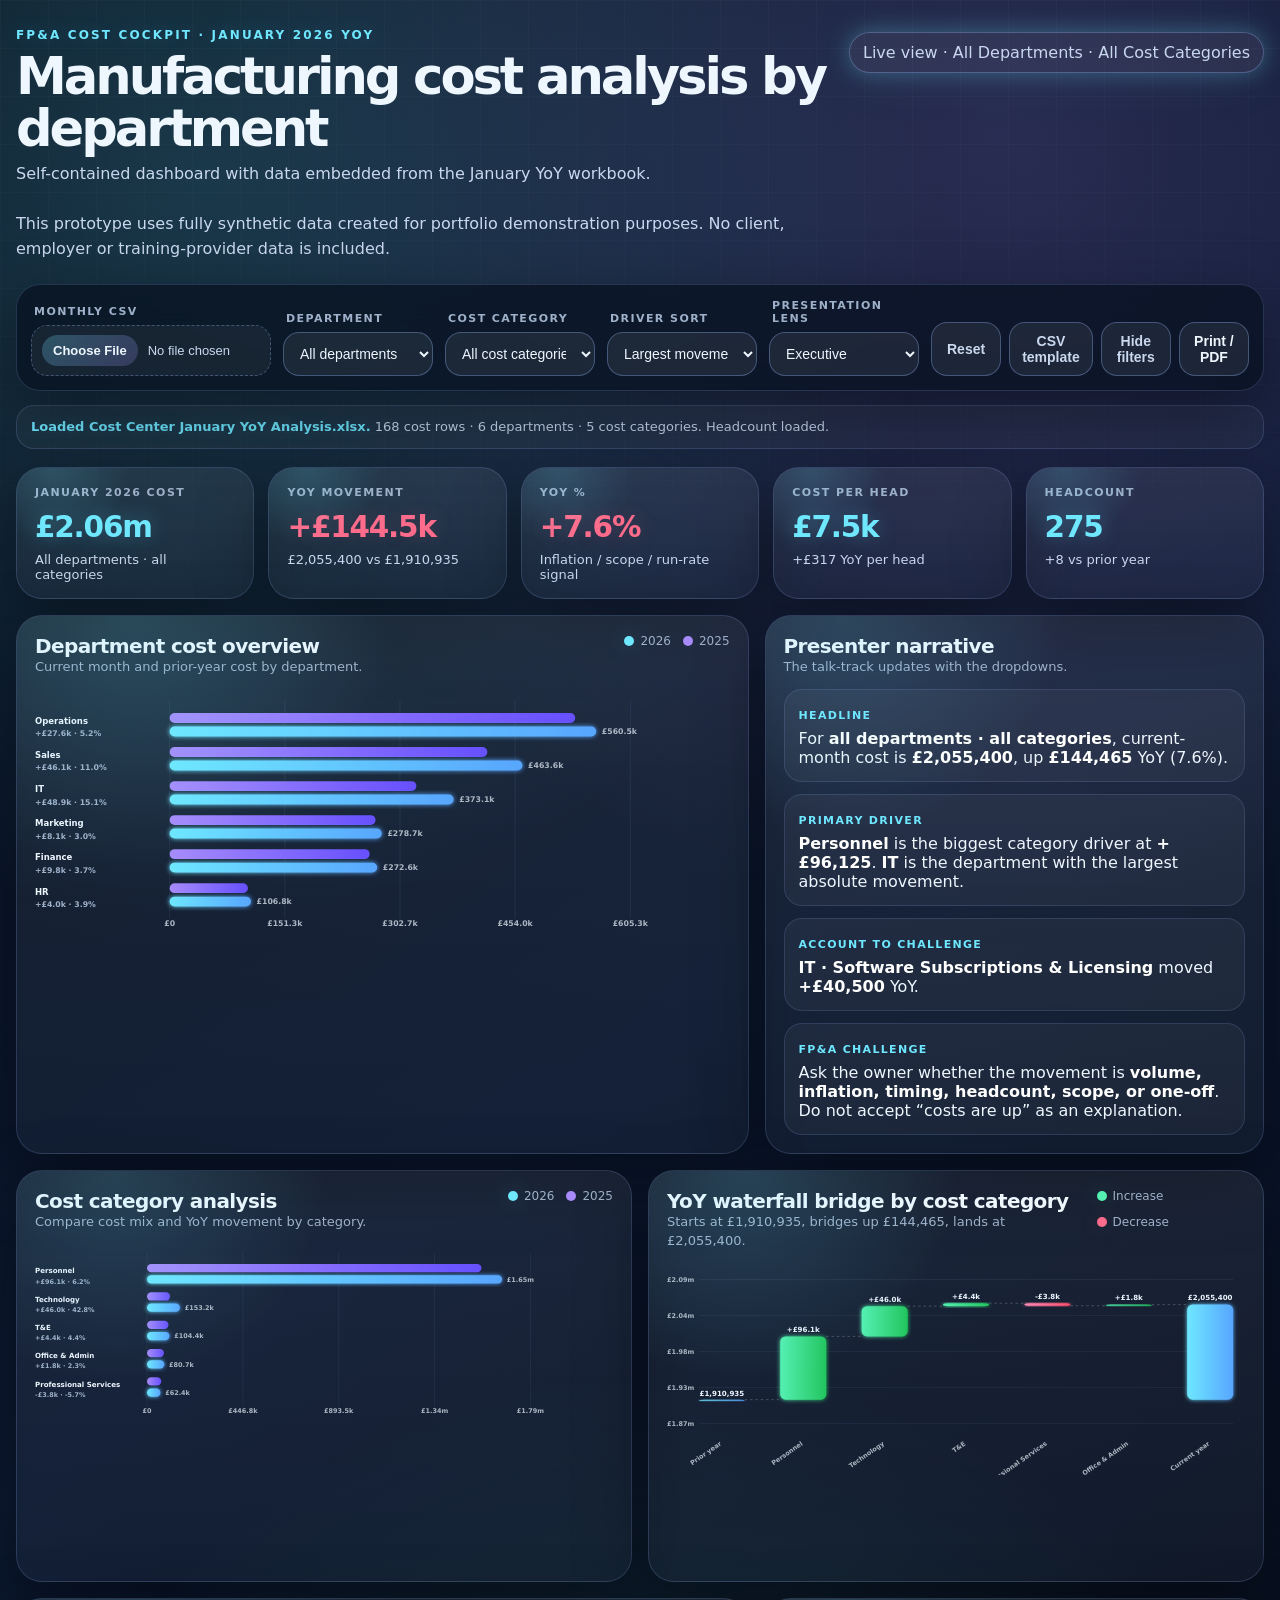
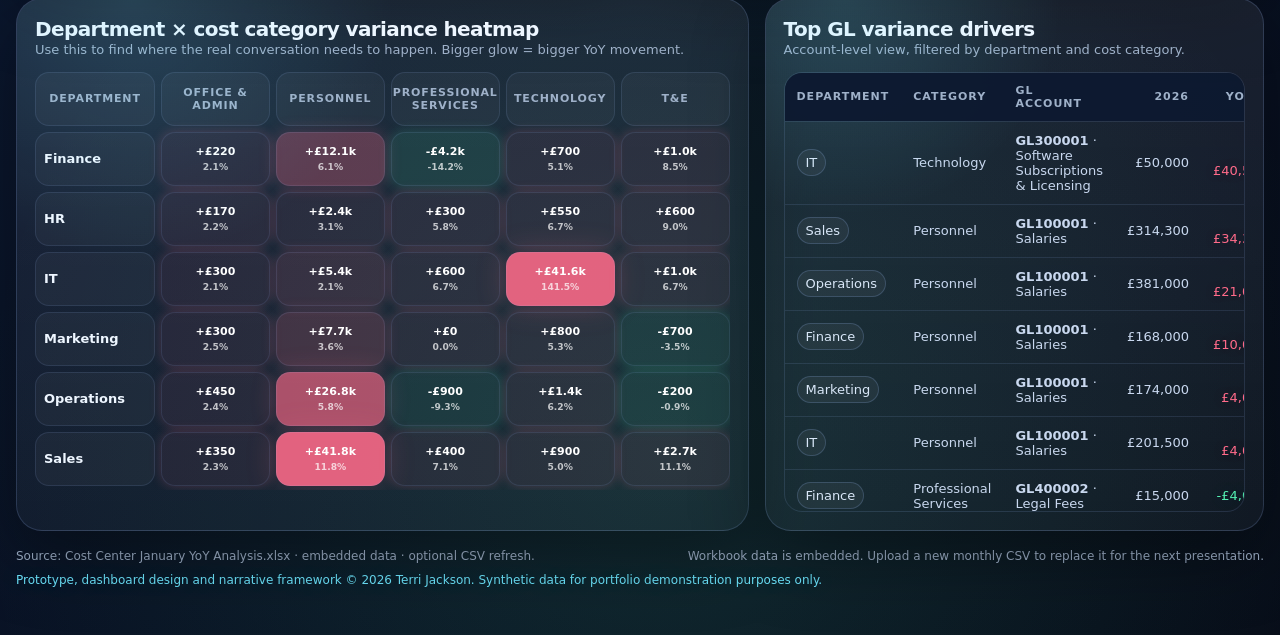
<file: costcentre_expense_yoy_dashboard.html>
<!DOCTYPE html>
<html lang="en">
<head>
<meta charset="utf-8" />
<meta name="viewport" content="width=device-width, initial-scale=1" />
<title>Manufacturing FP&amp;A Cost Dashboard · January 2026 YoY</title>
<style>
:root{
  --bg0:#07111f;
  --bg1:#0b1830;
  --bg2:#101f3d;
  --card:rgba(15, 28, 54, .72);
  --card2:rgba(12, 23, 45, .86);
  --line:rgba(157, 190, 255, .18);
  --line2:rgba(157, 190, 255, .32);
  --text:#eef6ff;
  --muted:#9fb1c9;
  --soft:#c9d8ef;
  --blue:#6ee7ff;
  --purple:#a78bfa;
  --green:#54f0b2;
  --amber:#ffd166;
  --red:#ff6b8a;
  --rose:#ff8bb5;
  --shadow:0 24px 70px rgba(0, 0, 0, .38);
  --glow-blue:0 0 22px rgba(110, 231, 255, .30), 0 0 60px rgba(110, 231, 255, .08);
  --glow-green:0 0 22px rgba(84, 240, 178, .24), 0 0 60px rgba(84, 240, 178, .07);
  --glow-red:0 0 22px rgba(255, 107, 138, .20), 0 0 60px rgba(255, 107, 138, .08);
}
*{box-sizing:border-box}
html{min-height:100%;background:var(--bg0)}
body{
  margin:0;
  min-height:100vh;
  font-family:Inter, ui-sans-serif, system-ui, -apple-system, BlinkMacSystemFont, "Segoe UI", Roboto, Arial, sans-serif;
  color:var(--text);
  background-color:var(--bg0);
  background-image:
    radial-gradient(circle at 16% 8%, rgba(110, 231, 255, .18), transparent 32%),
    radial-gradient(circle at 78% 6%, rgba(167, 139, 250, .20), transparent 34%),
    radial-gradient(circle at 52% 92%, rgba(84, 240, 178, .12), transparent 32%),
    linear-gradient(145deg, var(--bg0), var(--bg1) 48%, #070c18);
  background-repeat:no-repeat;
  background-size:100% 100%;
  overflow-x:hidden;
}
body:before{
  content:"";
  position:fixed;
  inset:0;
  pointer-events:none;
  background-image:
    linear-gradient(rgba(255,255,255,.028) 1px, transparent 1px),
    linear-gradient(90deg, rgba(255,255,255,.028) 1px, transparent 1px);
  background-size:48px 48px;
  mask-image:linear-gradient(to bottom, rgba(0,0,0,.88), transparent 92%);
}
.shell{
  width:min(1480px, calc(100% - 32px));
  margin:0 auto;
  padding:28px 0 48px;
}
.topbar{
  display:flex;
  align-items:flex-start;
  justify-content:space-between;
  gap:24px;
  margin-bottom:22px;
}
.eyebrow{
  color:var(--blue);
  letter-spacing:.18em;
  text-transform:uppercase;
  font-size:12px;
  font-weight:800;
  text-shadow:var(--glow-blue);
}
h1{
  margin:8px 0 8px;
  line-height:1.02;
  font-size:clamp(34px, 4vw, 62px);
  letter-spacing:-.06em;
  max-width:940px;
}
.subtitle{
  color:var(--soft);
  font-size:16px;
  max-width:820px;
  line-height:1.55;
}
.status-pill{
  padding:10px 13px;
  border:1px solid var(--line2);
  border-radius:999px;
  background:rgba(255,255,255,.06);
  box-shadow:var(--glow-blue);
  color:var(--soft);
  white-space:nowrap;
  margin-top:4px;
}
.toolbar{
  position:relative;
  top:auto;
  z-index:1;
  display:grid;
  grid-template-columns: minmax(240px, 1.35fr) repeat(4, minmax(150px, 1fr)) auto;
  gap:12px;
  align-items:end;
  padding:14px;
  border:1px solid var(--line);
  background:rgba(7, 17, 31, .74);
  backdrop-filter: blur(18px);
  border-radius:24px;
  box-shadow:var(--shadow);
  margin-bottom:18px;
}
.control label{
  display:block;
  color:var(--muted);
  font-size:11px;
  text-transform:uppercase;
  letter-spacing:.13em;
  font-weight:800;
  margin:0 0 7px 3px;
}
select, button{
  width:100%;
  border:1px solid var(--line2);
  background:rgba(255,255,255,.07);
  color:var(--text);
  border-radius:16px;
  min-height:44px;
  padding:10px 12px;
  font-size:14px;
  outline:none;
}
select:focus,button:focus,input[type="file"]:focus{box-shadow:0 0 0 3px rgba(110,231,255,.14)}
input[type="file"]{
  width:100%;
  border:1px dashed var(--line2);
  background:rgba(255,255,255,.055);
  color:var(--soft);
  border-radius:16px;
  min-height:44px;
  padding:9px 10px;
  font-size:13px;
  cursor:pointer;
}
input[type="file"]::file-selector-button{
  margin-right:10px;
  border:0;
  border-radius:999px;
  padding:8px 11px;
  background:linear-gradient(135deg, rgba(110,231,255,.25), rgba(167,139,250,.22));
  color:var(--text);
  font-weight:800;
  cursor:pointer;
}
.schema-note{
  margin:-4px 0 18px;
  padding:12px 14px;
  border:1px solid var(--line);
  border-radius:18px;
  background:rgba(255,255,255,.045);
  color:var(--soft);
  font-size:13px;
  line-height:1.45;
}
.schema-note b{color:var(--text)}
.schema-note .schema-status{color:var(--blue);font-weight:800;text-shadow:var(--glow-blue)}

option{background:#101f3d;color:#eef6ff}
.button-row{display:flex;gap:8px}
button{
  cursor:pointer;
  font-weight:800;
  transition:.16s transform ease, .16s background ease, .16s box-shadow ease;
}
button:hover{transform:translateY(-1px);background:rgba(110,231,255,.12);box-shadow:var(--glow-blue)}
button.secondary{color:var(--soft)}
.kpis{
  display:grid;
  grid-template-columns:repeat(5, minmax(170px, 1fr));
  gap:14px;
  margin:16px 0;
}
.card{
  border:1px solid var(--line);
  background:linear-gradient(180deg, rgba(255,255,255,.07), rgba(255,255,255,.035));
  border-radius:26px;
  box-shadow:var(--shadow);
  overflow:hidden;
  position:relative;
}
.card:after{
  content:"";
  position:absolute;
  inset:-1px;
  border-radius:inherit;
  pointer-events:none;
  background:radial-gradient(circle at 16% 0%, rgba(110,231,255,.16), transparent 32%);
}
.kpi{
  padding:18px 18px 16px;
  min-height:126px;
}
.kpi .label{
  color:var(--muted);
  font-weight:800;
  font-size:11px;
  text-transform:uppercase;
  letter-spacing:.13em;
}
.kpi .value{
  margin-top:11px;
  font-size:clamp(24px, 2.3vw, 38px);
  font-weight:900;
  letter-spacing:-.04em;
}
.kpi .sub{
  color:var(--soft);
  margin-top:8px;
  font-size:13px;
}
.good{color:var(--green);text-shadow:var(--glow-green)}
.bad{color:var(--red);text-shadow:var(--glow-red)}
.neutral{color:var(--blue);text-shadow:var(--glow-blue)}
.grid{
  display:grid;
  grid-template-columns: 1.32fr .9fr;
  gap:16px;
  margin-top:16px;
}
.grid.equal{grid-template-columns:1fr 1fr}
.panel{
  padding:18px;
  min-height:390px;
}
.panel-head{
  display:flex;
  justify-content:space-between;
  gap:16px;
  align-items:flex-start;
  margin-bottom:12px;
}
.panel h2{
  margin:0;
  font-size:20px;
  letter-spacing:-.03em;
}
.panel .small{
  color:var(--muted);
  font-size:13px;
  line-height:1.45;
  max-width:680px;
}
.legend{
  display:flex;
  gap:12px;
  flex-wrap:wrap;
  color:var(--muted);
  font-size:12px;
}
.dot{
  width:10px;height:10px;border-radius:999px;display:inline-block;margin-right:6px;
  vertical-align:-1px;
}
.dot.y25{background:var(--blue);box-shadow:var(--glow-blue)}
.dot.y24{background:var(--purple)}
.dot.pos{background:var(--green);box-shadow:var(--glow-green)}
.dot.neg{background:var(--red);box-shadow:var(--glow-red)}
.chart-wrap{width:100%;min-height:300px}
svg{display:block;width:100%;height:auto}
.axisText{fill:rgba(238,246,255,.70);font-size:11px;font-weight:700}
.labelText{fill:#eef6ff;font-size:12px;font-weight:800}
.subText{fill:#9fb1c9;font-size:11px;font-weight:650}
.gridLine{stroke:rgba(157,190,255,.13);stroke-width:1}
.bar24{fill:url(#gradPurple)}
.bar25{fill:url(#gradBlue);filter:url(#softGlow)}
.barPos{fill:url(#gradGreen);filter:url(#softGlowGreen)}
.barNeg{fill:url(#gradRed);filter:url(#softGlowRed)}
.connector{stroke:rgba(238,246,255,.38);stroke-width:1;stroke-dasharray:4 5}
.table-wrap{
  overflow:auto;
  max-height:440px;
  border-radius:18px;
  border:1px solid rgba(157,190,255,.14);
}
table{
  width:100%;
  border-collapse:collapse;
  font-size:13px;
}
thead th{
  position:sticky;
  top:0;
  z-index:3;
  background:rgba(13, 25, 48, .96);
  color:var(--muted);
  text-align:left;
  padding:11px 12px;
  font-size:11px;
  letter-spacing:.09em;
  text-transform:uppercase;
}
tbody td{
  border-top:1px solid rgba(157,190,255,.12);
  padding:11px 12px;
  color:var(--soft);
}
tbody tr:hover{background:rgba(110,231,255,.05)}
td.num, th.num{text-align:right;font-variant-numeric:tabular-nums}
.chip{
  display:inline-flex;
  align-items:center;
  padding:5px 8px;
  border:1px solid rgba(157,190,255,.20);
  border-radius:999px;
  background:rgba(255,255,255,.05);
  color:#d9e7f8;
  white-space:nowrap;
}
.heatmap{
  display:grid;
  gap:6px;
  overflow-x:auto;
  padding-bottom:4px;
}
.heat-row{
  display:grid;
  grid-template-columns:120px repeat(5, minmax(105px, 1fr));
  gap:6px;
  align-items:stretch;
}
.heat-cell,.heat-head,.heat-label{
  min-height:54px;
  border-radius:14px;
  border:1px solid rgba(157,190,255,.12);
  padding:8px;
  display:flex;
  align-items:center;
  justify-content:center;
  text-align:center;
  font-size:11px;
}
.heat-head{
  color:var(--muted);
  text-transform:uppercase;
  letter-spacing:.08em;
  font-weight:900;
  background:rgba(255,255,255,.04);
}
.heat-label{
  justify-content:flex-start;
  font-size:13px;
  color:var(--text);
  font-weight:900;
  background:rgba(255,255,255,.04);
}
.heat-cell{
  flex-direction:column;
  gap:3px;
  font-weight:900;
  color:white;
}
.heat-cell small{font-weight:700;color:rgba(255,255,255,.72)}
.narrative{
  display:grid;
  gap:12px;
}
.insight{
  border:1px solid rgba(157,190,255,.15);
  border-radius:18px;
  background:rgba(255,255,255,.045);
  padding:14px;
}
.insight b{color:white}
.insight .tag{
  display:inline-flex;
  margin-bottom:7px;
  color:var(--blue);
  font-size:11px;
  letter-spacing:.12em;
  text-transform:uppercase;
  font-weight:900;
}
.footer{
  margin-top:18px;
  color:var(--muted);
  font-size:12px;
  display:flex;
  justify-content:space-between;
  gap:16px;
}
.copyright-note{
  margin-top:10px;
  color:var(--blue);
  font-size:12px;
  text-shadow:var(--glow-blue);
}
@media (max-width:1180px){
  .toolbar{grid-template-columns:repeat(2, 1fr)}
  .kpis{grid-template-columns:repeat(2, 1fr)}
  .grid,.grid.equal{grid-template-columns:1fr}
}
@media (max-width:700px){
  .shell{width:min(100% - 20px, 1480px);padding-top:18px}
  .topbar{display:block}
  .status-pill{display:inline-block}
  .toolbar{grid-template-columns:1fr;position:static}
  .kpis{grid-template-columns:1fr}
  h1{font-size:36px}
}
@media print{
  body{background:#fff;color:#111}
  body:before,.toolbar button,.upload-control,.schema-note{display:none}
  .toolbar{position:static;background:#fff;color:#111;border:1px solid #ddd}
  .card{break-inside:avoid;background:#fff;color:#111;border:1px solid #ddd;box-shadow:none}
  .muted,.small,.subtitle,.footer{color:#444!important}
}
</style>
</head>
<body>
<div class="shell">
  <div class="topbar">
    <div>
      <div class="eyebrow">FP&amp;A cost cockpit · January 2026 YoY</div>
      <h1>Manufacturing cost analysis by department</h1>
      <div class="subtitle">Self-contained dashboard with data embedded from the January YoY workbook.<br><br>This prototype uses fully synthetic data created for portfolio demonstration purposes. No client, employer or training-provider data is included.</div>
    </div>
    <div class="status-pill" id="dataStatus">January 2026 data embedded</div>
  </div>

  <div class="toolbar">
    <div class="control upload-control">
      <label for="csvUpload">Monthly CSV</label>
      <input id="csvUpload" type="file" accept=".csv,text/csv" />
    </div>
    <div class="control">
      <label for="deptFilter">Department</label>
      <select id="deptFilter"></select>
    </div>
    <div class="control">
      <label for="catFilter">Cost category</label>
      <select id="catFilter"></select>
    </div>
    <div class="control">
      <label for="sortFilter">Driver sort</label>
      <select id="sortFilter">
        <option value="varianceAbs">Largest movement</option>
        <option value="variance">Highest increase</option>
        <option value="cost2025">Highest current cost</option>
        <option value="varPct">Highest % increase</option>
      </select>
    </div>
    <div class="control">
      <label for="viewFilter">Presentation lens</label>
      <select id="viewFilter">
        <option value="exec">Executive</option>
        <option value="challenge">Challenge mode</option>
        <option value="ops">Operations lens</option>
      </select>
    </div>
    <div class="button-row">
      <button class="secondary" id="resetBtn" type="button">Reset</button>
      <button class="secondary" id="templateBtn" type="button">CSV template</button>
      <button class="secondary" id="screenshotBtn" type="button">Hide filters</button>
      <button id="printBtn" type="button">Print / PDF</button>
    </div>
  </div>

  <div class="schema-note" id="schemaNote">
    <span class="schema-status">January 2026 workbook data loaded.</span> This shareable file is self-contained. It opens without the Excel workbook; use the CSV upload only when replacing the embedded data with a new month.
  </div>

  <section class="kpis">
    <div class="card kpi">
      <div class="label">January 2026 cost</div>
      <div class="value neutral" id="kpiCost25">—</div>
      <div class="sub" id="kpiCost25Sub">Selected view</div>
    </div>
    <div class="card kpi">
      <div class="label">YoY movement</div>
      <div class="value" id="kpiVariance">—</div>
      <div class="sub" id="kpiVarianceSub">vs January 2025</div>
    </div>
    <div class="card kpi">
      <div class="label">YoY %</div>
      <div class="value" id="kpiVarPct">—</div>
      <div class="sub">Inflation / scope / run-rate signal</div>
    </div>
    <div class="card kpi">
      <div class="label">Cost per head</div>
      <div class="value neutral" id="kpiCph">—</div>
      <div class="sub" id="kpiCphSub">Selected cost / latest available HC</div>
    </div>
    <div class="card kpi">
      <div class="label">Headcount</div>
      <div class="value neutral" id="kpiHc">—</div>
      <div class="sub" id="kpiHcSub">Latest HC vs prior HC</div>
    </div>
  </section>

  <section class="grid">
    <div class="card panel">
      <div class="panel-head">
        <div>
          <h2 id="deptChartTitle">Department cost overview</h2>
          <div class="small" id="deptChartSubtitle">Compare current month cost and prior year by department.</div>
        </div>
        <div class="legend"><span><i class="dot y25"></i>2026</span><span><i class="dot y24"></i>2025</span></div>
      </div>
      <div class="chart-wrap" id="departmentChart"></div>
    </div>

    <div class="card panel">
      <div class="panel-head">
        <div>
          <h2>Presenter narrative</h2>
          <div class="small">The talk-track updates with the dropdowns.</div>
        </div>
      </div>
      <div class="narrative" id="narrative"></div>
    </div>
  </section>

  <section class="grid equal">
    <div class="card panel">
      <div class="panel-head">
        <div>
          <h2 id="categoryChartTitle">Cost category analysis</h2>
          <div class="small" id="categoryChartSubtitle">Cost mix and YoY movement by cost category.</div>
        </div>
        <div class="legend"><span><i class="dot y25"></i>2026</span><span><i class="dot y24"></i>2025</span></div>
      </div>
      <div class="chart-wrap" id="categoryChart"></div>
    </div>

    <div class="card panel">
      <div class="panel-head">
        <div>
          <h2 id="waterfallTitle">YoY waterfall bridge</h2>
          <div class="small" id="waterfallSubtitle">Bridge from January 2025 cost base to January 2026 using selected variance drivers.</div>
        </div>
        <div class="legend"><span><i class="dot pos"></i>Increase</span><span><i class="dot neg"></i>Decrease</span></div>
      </div>
      <div class="chart-wrap" id="waterfallChart"></div>
    </div>
  </section>

  <section class="grid">
    <div class="card panel">
      <div class="panel-head">
        <div>
          <h2>Department × cost category variance heatmap</h2>
          <div class="small">Use this to find where the real conversation needs to happen. Bigger glow = bigger YoY movement.</div>
        </div>
      </div>
      <div class="heatmap" id="heatmap"></div>
    </div>

    <div class="card panel">
      <div class="panel-head">
        <div>
          <h2>Top GL variance drivers</h2>
          <div class="small">Account-level view, filtered by department and cost category.</div>
        </div>
      </div>
      <div class="table-wrap">
        <table>
          <thead>
            <tr>
              <th>Department</th>
              <th>Category</th>
              <th>GL account</th>
              <th class="num">2026</th>
              <th class="num">YoY £</th>
              <th class="num">YoY %</th>
            </tr>
          </thead>
          <tbody id="driverRows"></tbody>
        </table>
      </div>
    </div>
  </section>

  <div class="footer">
    <span>Source: Cost Center January YoY Analysis.xlsx · embedded data · optional CSV refresh.</span>
    <span id="sourceNote">Workbook data is embedded. Upload a new monthly CSV to replace it for the next presentation.</span>
  </div>
  <div class="copyright-note">Prototype, dashboard design and narrative framework © 2026 Terri Jackson. Synthetic data for portfolio demonstration purposes only.</div>
</div>

<script>
let COST_ROWS = [];
let HEADCOUNTS = [];
let DEPARTMENTS = [];
let CATEGORIES = [];
let CAT_SHORT = {};
let SOURCE_SUMMARY = {rowCount:0, total2025:0, total2024:0, variance:0, varPct:null};
const EMBEDDED_DEMO_CSV = "Department,GL,Account,Cost Category,Category Short,Cost 2026,Cost 2025,HC Latest,HC Prior\r\nSales,GL100001,Salaries,Personnel Costs (Payroll),Personnel,314300.0,280000.0,61,54\r\nSales,GL100002,Overtime Pay,Personnel Costs (Payroll),Personnel,1800.0,1600.0,61,54\r\nSales,GL100003,Incentives,Personnel Costs (Payroll),Personnel,11000.0,9500.0,61,54\r\nSales,GL100004,Employer Payroll Taxes,Personnel Costs (Payroll),Personnel,29000.0,26500.0,61,54\r\nSales,GL100005,Retirement Contributions,Personnel Costs (Payroll),Personnel,15000.0,13750.0,61,54\r\nSales,GL100006,Health & Insurance Benefits,Personnel Costs (Payroll),Personnel,20000.0,18500.0,61,54\r\nSales,GL100007,Training & Development,Personnel Costs (Payroll),Personnel,5000.0,4500.0,61,54\r\nSales,GL200001,Business Travel,Travel & Entertainment Expenses,T&E,8000.0,7000.0,61,54\r\nSales,GL200002,Lodging & Accommodation,Travel & Entertainment Expenses,T&E,6000.0,5500.0,61,54\r\nSales,GL200003,Meals & Per Diem,Travel & Entertainment Expenses,T&E,4000.0,3500.0,61,54\r\nSales,GL200004,Local Transportation,Travel & Entertainment Expenses,T&E,3000.0,2800.0,61,54\r\nSales,GL200005,Conferences & Events,Travel & Entertainment Expenses,T&E,2500.0,2300.0,61,54\r\nSales,GL200006,Client Entertainment,Travel & Entertainment Expenses,T&E,3500.0,3200.0,61,54\r\nSales,GL300001,Software Subscriptions & Licensing,Technology & Software Costs,Technology,7000.0,6800.0,61,54\r\nSales,GL300002,IT Equipment,Technology & Software Costs,Technology,4000.0,3800.0,61,54\r\nSales,GL300003,Cloud Services & Hosting,Technology & Software Costs,Technology,3500.0,3300.0,61,54\r\nSales,GL300004,Cybersecurity & Data Protection,Technology & Software Costs,Technology,2000.0,1900.0,61,54\r\nSales,GL300005,IT Support & Maintenance,Technology & Software Costs,Technology,2500.0,2300.0,61,54\r\nSales,GL400001,Consulting Fees,Professional Services & Consulting,Professional Services,1000.0,900.0,61,54\r\nSales,GL400002,Legal Fees,Professional Services & Consulting,Professional Services,0.0,0.0,61,54\r\nSales,GL400003,Accounting & Financial Services,Professional Services & Consulting,Professional Services,0.0,0.0,61,54\r\nSales,GL400004,Recruitment & Headhunting Fees,Professional Services & Consulting,Professional Services,1500.0,1400.0,61,54\r\nSales,GL400005,Outsourced Services,Professional Services & Consulting,Professional Services,3500.0,3300.0,61,54\r\nSales,GL500001,Office Rent,Office & Administrative Costs,Office & Admin,10000.0,10000.0,61,54\r\nSales,GL500002,Office Utilities,Office & Administrative Costs,Office & Admin,2000.0,1900.0,61,54\r\nSales,GL500003,Office Supplies,Office & Administrative Costs,Office & Admin,1500.0,1400.0,61,54\r\nSales,GL500004,Office Telecoms,Office & Administrative Costs,Office & Admin,1200.0,1100.0,61,54\r\nSales,GL500005,Postage & Courier Services,Office & Administrative Costs,Office & Admin,800.0,750.0,61,54\r\nMarketing,GL100001,Salaries,Personnel Costs (Payroll),Personnel,174000.0,170000.0,37,37\r\nMarketing,GL100002,Overtime Pay,Personnel Costs (Payroll),Personnel,1100.0,950.0,37,37\r\nMarketing,GL100003,Incentives,Personnel Costs (Payroll),Personnel,7000.0,5500.0,37,37\r\nMarketing,GL100004,Employer Payroll Taxes,Personnel Costs (Payroll),Personnel,17000.0,16100.0,37,37\r\nMarketing,GL100005,Retirement Contributions,Personnel Costs (Payroll),Personnel,9000.0,8550.0,37,37\r\nMarketing,GL100006,Health & Insurance Benefits,Personnel Costs (Payroll),Personnel,12000.0,11500.0,37,37\r\nMarketing,GL100007,Training & Development,Personnel Costs (Payroll),Personnel,4000.0,3800.0,37,37\r\nMarketing,GL200001,Business Travel,Travel & Entertainment Expenses,T&E,5000.0,5500.0,37,37\r\nMarketing,GL200002,Lodging & Accommodation,Travel & Entertainment Expenses,T&E,4000.0,4200.0,37,37\r\nMarketing,GL200003,Meals & Per Diem,Travel & Entertainment Expenses,T&E,3500.0,3200.0,37,37\r\nMarketing,GL200004,Local Transportation,Travel & Entertainment Expenses,T&E,2500.0,2300.0,37,37\r\nMarketing,GL200005,Conferences & Events,Travel & Entertainment Expenses,T&E,2500.0,2700.0,37,37\r\nMarketing,GL200006,Client Entertainment,Travel & Entertainment Expenses,T&E,1600.0,1900.0,37,37\r\nMarketing,GL300001,Software Subscriptions & Licensing,Technology & Software Costs,Technology,6000.0,5800.0,37,37\r\nMarketing,GL300002,IT Equipment,Technology & Software Costs,Technology,3500.0,3300.0,37,37\r\nMarketing,GL300003,Cloud Services & Hosting,Technology & Software Costs,Technology,3000.0,2800.0,37,37\r\nMarketing,GL300004,Cybersecurity & Data Protection,Technology & Software Costs,Technology,1500.0,1400.0,37,37\r\nMarketing,GL300005,IT Support & Maintenance,Technology & Software Costs,Technology,2000.0,1900.0,37,37\r\nMarketing,GL400001,Consulting Fees,Professional Services & Consulting,Professional Services,3500.0,3800.0,37,37\r\nMarketing,GL400002,Legal Fees,Professional Services & Consulting,Professional Services,0.0,0.0,37,37\r\nMarketing,GL400003,Accounting & Financial Services,Professional Services & Consulting,Professional Services,0.0,0.0,37,37\r\nMarketing,GL400004,Recruitment & Headhunting Fees,Professional Services & Consulting,Professional Services,1200.0,1100.0,37,37\r\nMarketing,GL400005,Outsourced Services,Professional Services & Consulting,Professional Services,2500.0,2300.0,37,37\r\nMarketing,GL500001,Office Rent,Office & Administrative Costs,Office & Admin,8000.0,8000.0,37,37\r\nMarketing,GL500002,Office Utilities,Office & Administrative Costs,Office & Admin,1500.0,1400.0,37,37\r\nMarketing,GL500003,Office Supplies,Office & Administrative Costs,Office & Admin,1200.0,1100.0,37,37\r\nMarketing,GL500004,Office Telecoms,Office & Administrative Costs,Office & Admin,1000.0,950.0,37,37\r\nMarketing,GL500005,Postage & Courier Services,Office & Administrative Costs,Office & Admin,600.0,550.0,37,37\r\nIT,GL100001,Salaries,Personnel Costs (Payroll),Personnel,201500.0,197500.0,27,27\r\nIT,GL100002,Overtime Pay,Personnel Costs (Payroll),Personnel,1450.0,1350.0,27,27\r\nIT,GL100003,Incentives,Personnel Costs (Payroll),Personnel,7000.0,6800.0,27,27\r\nIT,GL100004,Employer Payroll Taxes,Personnel Costs (Payroll),Personnel,19000.0,18600.0,27,27\r\nIT,GL100005,Retirement Contributions,Personnel Costs (Payroll),Personnel,9900.0,9800.0,27,27\r\nIT,GL100006,Health & Insurance Benefits,Personnel Costs (Payroll),Personnel,17500.0,17000.0,27,27\r\nIT,GL100007,Training & Development,Personnel Costs (Payroll),Personnel,5600.0,5500.0,27,27\r\nIT,GL200001,Business Travel,Travel & Entertainment Expenses,T&E,4000.0,3800.0,27,27\r\nIT,GL200002,Lodging & Accommodation,Travel & Entertainment Expenses,T&E,3000.0,2800.0,27,27\r\nIT,GL200003,Meals & Per Diem,Travel & Entertainment Expenses,T&E,2500.0,2300.0,27,27\r\nIT,GL200004,Local Transportation,Travel & Entertainment Expenses,T&E,1800.0,1700.0,27,27\r\nIT,GL200005,Conferences & Events,Travel & Entertainment Expenses,T&E,3500.0,3300.0,27,27\r\nIT,GL200006,Client Entertainment,Travel & Entertainment Expenses,T&E,1200.0,1100.0,27,27\r\nIT,GL300001,Software Subscriptions & Licensing,Technology & Software Costs,Technology,50000.0,9500.0,27,27\r\nIT,GL300002,IT Equipment,Technology & Software Costs,Technology,8000.0,7500.0,27,27\r\nIT,GL300003,Cloud Services & Hosting,Technology & Software Costs,Technology,6000.0,5800.0,27,27\r\nIT,GL300004,Cybersecurity & Data Protection,Technology & Software Costs,Technology,4000.0,3800.0,27,27\r\nIT,GL300005,IT Support & Maintenance,Technology & Software Costs,Technology,3000.0,2800.0,27,27\r\nIT,GL400001,Consulting Fees,Professional Services & Consulting,Professional Services,4500.0,4200.0,27,27\r\nIT,GL400002,Legal Fees,Professional Services & Consulting,Professional Services,0.0,0.0,27,27\r\nIT,GL400003,Accounting & Financial Services,Professional Services & Consulting,Professional Services,0.0,0.0,27,27\r\nIT,GL400004,Recruitment & Headhunting Fees,Professional Services & Consulting,Professional Services,1500.0,1400.0,27,27\r\nIT,GL400005,Outsourced Services,Professional Services & Consulting,Professional Services,3500.0,3300.0,27,27\r\nIT,GL500001,Office Rent,Office & Administrative Costs,Office & Admin,9000.0,9000.0,27,27\r\nIT,GL500002,Office Utilities,Office & Administrative Costs,Office & Admin,2000.0,1900.0,27,27\r\nIT,GL500003,Office Supplies,Office & Administrative Costs,Office & Admin,1800.0,1700.0,27,27\r\nIT,GL500004,Office Telecoms,Office & Administrative Costs,Office & Admin,1200.0,1150.0,27,27\r\nIT,GL500005,Postage & Courier Services,Office & Administrative Costs,Office & Admin,700.0,650.0,27,27\r\nHR,GL100001,Salaries,Personnel Costs (Payroll),Personnel,59000.0,57500.0,13,13\r\nHR,GL100002,Overtime Pay,Personnel Costs (Payroll),Personnel,600.0,550.0,13,13\r\nHR,GL100003,Incentives,Personnel Costs (Payroll),Personnel,3200.0,3000.0,13,13\r\nHR,GL100004,Employer Payroll Taxes,Personnel Costs (Payroll),Personnel,4700.0,4600.0,13,13\r\nHR,GL100005,Retirement Contributions,Personnel Costs (Payroll),Personnel,3000.0,2800.0,13,13\r\nHR,GL100006,Health & Insurance Benefits,Personnel Costs (Payroll),Personnel,5000.0,4800.0,13,13\r\nHR,GL100007,Training & Development,Personnel Costs (Payroll),Personnel,1900.0,1800.0,13,13\r\nHR,GL200001,Business Travel,Travel & Entertainment Expenses,T&E,2000.0,1800.0,13,13\r\nHR,GL200002,Lodging & Accommodation,Travel & Entertainment Expenses,T&E,1500.0,1400.0,13,13\r\nHR,GL200003,Meals & Per Diem,Travel & Entertainment Expenses,T&E,1000.0,900.0,13,13\r\nHR,GL200004,Local Transportation,Travel & Entertainment Expenses,T&E,800.0,750.0,13,13\r\nHR,GL200005,Conferences & Events,Travel & Entertainment Expenses,T&E,1200.0,1100.0,13,13\r\nHR,GL200006,Client Entertainment,Travel & Entertainment Expenses,T&E,800.0,750.0,13,13\r\nHR,GL300001,Software Subscriptions & Licensing,Technology & Software Costs,Technology,3000.0,2800.0,13,13\r\nHR,GL300002,IT Equipment,Technology & Software Costs,Technology,2000.0,1900.0,13,13\r\nHR,GL300003,Cloud Services & Hosting,Technology & Software Costs,Technology,1500.0,1400.0,13,13\r\nHR,GL300004,Cybersecurity & Data Protection,Technology & Software Costs,Technology,1000.0,950.0,13,13\r\nHR,GL300005,IT Support & Maintenance,Technology & Software Costs,Technology,1200.0,1100.0,13,13\r\nHR,GL400001,Consulting Fees,Professional Services & Consulting,Professional Services,2000.0,1900.0,13,13\r\nHR,GL400002,Legal Fees,Professional Services & Consulting,Professional Services,1000.0,950.0,13,13\r\nHR,GL400003,Accounting & Financial Services,Professional Services & Consulting,Professional Services,0.0,0.0,13,13\r\nHR,GL400004,Recruitment & Headhunting Fees,Professional Services & Consulting,Professional Services,1000.0,950.0,13,13\r\nHR,GL400005,Outsourced Services,Professional Services & Consulting,Professional Services,1500.0,1400.0,13,13\r\nHR,GL500001,Office Rent,Office & Administrative Costs,Office & Admin,5000.0,5000.0,13,13\r\nHR,GL500002,Office Utilities,Office & Administrative Costs,Office & Admin,1000.0,950.0,13,13\r\nHR,GL500003,Office Supplies,Office & Administrative Costs,Office & Admin,800.0,750.0,13,13\r\nHR,GL500004,Office Telecoms,Office & Administrative Costs,Office & Admin,700.0,650.0,13,13\r\nHR,GL500005,Postage & Courier Services,Office & Administrative Costs,Office & Admin,400.0,380.0,13,13\r\nFinance,GL100001,Salaries,Personnel Costs (Payroll),Personnel,168000.0,158000.0,22,22\r\nFinance,GL100002,Overtime Pay,Personnel Costs (Payroll),Personnel,1150.0,1050.0,22,22\r\nFinance,GL100003,Incentives,Personnel Costs (Payroll),Personnel,6500.0,6000.0,22,22\r\nFinance,GL100004,Employer Payroll Taxes,Personnel Costs (Payroll),Personnel,13000.0,12800.0,22,22\r\nFinance,GL100005,Retirement Contributions,Personnel Costs (Payroll),Personnel,7500.0,6900.0,22,22\r\nFinance,GL100006,Health & Insurance Benefits,Personnel Costs (Payroll),Personnel,10000.0,9500.0,22,22\r\nFinance,GL100007,Training & Development,Personnel Costs (Payroll),Personnel,3000.0,2800.0,22,22\r\nFinance,GL200001,Business Travel,Travel & Entertainment Expenses,T&E,3500.0,3200.0,22,22\r\nFinance,GL200002,Lodging & Accommodation,Travel & Entertainment Expenses,T&E,2500.0,2300.0,22,22\r\nFinance,GL200003,Meals & Per Diem,Travel & Entertainment Expenses,T&E,2000.0,1900.0,22,22\r\nFinance,GL200004,Local Transportation,Travel & Entertainment Expenses,T&E,1500.0,1400.0,22,22\r\nFinance,GL200005,Conferences & Events,Travel & Entertainment Expenses,T&E,2000.0,1800.0,22,22\r\nFinance,GL200006,Client Entertainment,Travel & Entertainment Expenses,T&E,1200.0,1100.0,22,22\r\nFinance,GL300001,Software Subscriptions & Licensing,Technology & Software Costs,Technology,5000.0,4800.0,22,22\r\nFinance,GL300002,IT Equipment,Technology & Software Costs,Technology,3000.0,2800.0,22,22\r\nFinance,GL300003,Cloud Services & Hosting,Technology & Software Costs,Technology,2500.0,2400.0,22,22\r\nFinance,GL300004,Cybersecurity & Data Protection,Technology & Software Costs,Technology,1800.0,1700.0,22,22\r\nFinance,GL300005,IT Support & Maintenance,Technology & Software Costs,Technology,2200.0,2100.0,22,22\r\nFinance,GL400001,Consulting Fees,Professional Services & Consulting,Professional Services,3400.0,3300.0,22,22\r\nFinance,GL400002,Legal Fees,Professional Services & Consulting,Professional Services,15000.0,19000.0,22,22\r\nFinance,GL400003,Accounting & Financial Services,Professional Services & Consulting,Professional Services,3500.0,3800.0,22,22\r\nFinance,GL400004,Recruitment & Headhunting Fees,Professional Services & Consulting,Professional Services,1000.0,1100.0,22,22\r\nFinance,GL400005,Outsourced Services,Professional Services & Consulting,Professional Services,2500.0,2400.0,22,22\r\nFinance,GL500001,Office Rent,Office & Administrative Costs,Office & Admin,7000.0,7000.0,22,22\r\nFinance,GL500002,Office Utilities,Office & Administrative Costs,Office & Admin,1500.0,1400.0,22,22\r\nFinance,GL500003,Office Supplies,Office & Administrative Costs,Office & Admin,1000.0,950.0,22,22\r\nFinance,GL500004,Office Telecoms,Office & Administrative Costs,Office & Admin,900.0,850.0,22,22\r\nFinance,GL500005,Postage & Courier Services,Office & Administrative Costs,Office & Admin,500.0,480.0,22,22\r\nOperations,GL100001,Salaries,Personnel Costs (Payroll),Personnel,381000.0,360000.0,115,114\r\nOperations,GL100002,Overtime Pay,Personnel Costs (Payroll),Personnel,3500.0,2800.0,115,114\r\nOperations,GL100003,Incentives,Personnel Costs (Payroll),Personnel,8500.0,8000.0,115,114\r\nOperations,GL100004,Employer Payroll Taxes,Personnel Costs (Payroll),Personnel,41000.0,39250.0,115,114\r\nOperations,GL100005,Retirement Contributions,Personnel Costs (Payroll),Personnel,21000.0,20125.0,115,114\r\nOperations,GL100006,Health & Insurance Benefits,Personnel Costs (Payroll),Personnel,25000.0,23500.0,115,114\r\nOperations,GL100007,Training & Development,Personnel Costs (Payroll),Personnel,6000.0,5500.0,115,114\r\nOperations,GL200001,Business Travel,Travel & Entertainment Expenses,T&E,6200.0,6500.0,115,114\r\nOperations,GL200002,Lodging & Accommodation,Travel & Entertainment Expenses,T&E,4800.0,5000.0,115,114\r\nOperations,GL200003,Meals & Per Diem,Travel & Entertainment Expenses,T&E,4000.0,4000.0,115,114\r\nOperations,GL200004,Local Transportation,Travel & Entertainment Expenses,T&E,3100.0,3200.0,115,114\r\nOperations,GL200005,Conferences & Events,Travel & Entertainment Expenses,T&E,2700.0,2800.0,115,114\r\nOperations,GL200006,Client Entertainment,Travel & Entertainment Expenses,T&E,1500.0,1000.0,115,114\r\nOperations,GL300001,Software Subscriptions & Licensing,Technology & Software Costs,Technology,8000.0,7500.0,115,114\r\nOperations,GL300002,IT Equipment,Technology & Software Costs,Technology,5000.0,4800.0,115,114\r\nOperations,GL300003,Cloud Services & Hosting,Technology & Software Costs,Technology,4500.0,4200.0,115,114\r\nOperations,GL300004,Cybersecurity & Data Protection,Technology & Software Costs,Technology,3000.0,2800.0,115,114\r\nOperations,GL300005,IT Support & Maintenance,Technology & Software Costs,Technology,3500.0,3300.0,115,114\r\nOperations,GL400001,Consulting Fees,Professional Services & Consulting,Professional Services,4300.0,4200.0,115,114\r\nOperations,GL400002,Legal Fees,Professional Services & Consulting,Professional Services,0.0,0.0,115,114\r\nOperations,GL400003,Accounting & Financial Services,Professional Services & Consulting,Professional Services,0.0,0.0,115,114\r\nOperations,GL400004,Recruitment & Headhunting Fees,Professional Services & Consulting,Professional Services,1500.0,1800.0,115,114\r\nOperations,GL400005,Outsourced Services,Professional Services & Consulting,Professional Services,3000.0,3700.0,115,114\r\nOperations,GL500001,Office Rent,Office & Administrative Costs,Office & Admin,12000.0,12000.0,115,114\r\nOperations,GL500002,Office Utilities,Office & Administrative Costs,Office & Admin,3000.0,2800.0,115,114\r\nOperations,GL500003,Office Supplies,Office & Administrative Costs,Office & Admin,2000.0,1900.0,115,114\r\nOperations,GL500004,Office Telecoms,Office & Administrative Costs,Office & Admin,1500.0,1400.0,115,114\r\nOperations,GL500005,Postage & Courier Services,Office & Administrative Costs,Office & Admin,900.0,850.0,115,114\r\n";

const money = n => {
  n = Number(n || 0);
  const sign = n < 0 ? "-" : "";
  const abs = Math.abs(n);
  if (abs >= 1000000) return `${sign}£${(abs/1000000).toFixed(2)}m`;
  if (abs >= 1000) return `${sign}£${(abs/1000).toFixed(1)}k`;
  return `${sign}£${Math.round(abs).toLocaleString("en-GB")}`;
};
const moneyFull = n => `${Number(n || 0) < 0 ? "-" : ""}£${Math.round(Math.abs(Number(n || 0))).toLocaleString("en-GB")}`;
const pct = n => Number.isFinite(n) ? `${(n*100).toFixed(1)}%` : "n/a";
const esc = str => String(str ?? "").replace(/[&<>"']/g, m => ({'&':'&amp;','<':'&lt;','>':'&gt;','"':'&quot;',"'":'&#39;'}[m]));
const shortName = str => CAT_SHORT[str] || autoShortName(str);

function el(id){ return document.getElementById(id); }

function autoShortName(str){
  const s = String(str || "").trim();
  if(!s) return "Uncategorised";
  return s
    .replace(/\s*\([^)]*\)/g, "")
    .replace(/Expenses?/gi, "")
    .replace(/Costs?/gi, "")
    .replace(/\s*&\s*/g, " & ")
    .trim() || s;
}

function normaliseHeader(h){
  return String(h || "").toLowerCase().replace(/[^a-z0-9]/g, "");
}

function parseNumber(v){
  if(v === null || v === undefined) return NaN;
  let s = String(v).trim();
  if(!s) return NaN;
  const negative = /^\(.*\)$/.test(s) || /^-/.test(s);
  s = s.replace(/[£$,\s]/g, "").replace(/[()]/g, "");
  const n = Number(s);
  if(!Number.isFinite(n)) return NaN;
  return negative ? -Math.abs(n) : n;
}

function parseCsv(text){
  const rows = [];
  let row = [], cell = "", inQuotes = false;
  for(let i=0; i<text.length; i++){
    const ch = text[i], next = text[i+1];
    if(ch === '"'){
      if(inQuotes && next === '"'){ cell += '"'; i++; }
      else inQuotes = !inQuotes;
    } else if(ch === ',' && !inQuotes){
      row.push(cell); cell = "";
    } else if((ch === '\n' || ch === '\r') && !inQuotes){
      if(ch === '\r' && next === '\n') i++;
      row.push(cell);
      if(row.some(c => String(c).trim() !== "")) rows.push(row);
      row = []; cell = "";
    } else {
      cell += ch;
    }
  }
  row.push(cell);
  if(row.some(c => String(c).trim() !== "")) rows.push(row);
  return rows;
}

function indexByAlias(headers, aliases){
  const normalised = headers.map(normaliseHeader);
  const wanted = aliases.map(normaliseHeader);
  return normalised.findIndex(h => wanted.includes(h));
}

function loadCsv(text, fileName="uploaded CSV"){
  const rows = parseCsv(text);
  if(rows.length < 2) throw new Error("The CSV appears to be empty. It needs a header row and at least one data row.");
  const headers = rows[0].map(h => String(h || "").trim());
  const idx = {
    department: indexByAlias(headers, ["Department", "Dept", "Cost Center", "Cost Centre", "Cost Center Name", "Cost Centre Name"]),
    gl: indexByAlias(headers, ["GL", "GL Code", "GL Account", "GL Account Code", "Account Code", "Natural Account"]),
    account: indexByAlias(headers, ["Account", "Account Name", "GL Description", "Account Description", "Description"]),
    category: indexByAlias(headers, ["Category", "Cost Category", "Cost Type", "Cost Category Name", "Expense Category"]),
    categoryShort: indexByAlias(headers, ["Category Short", "Cost Category Short", "Short Category", "Category Label"]),
    cost2025: indexByAlias(headers, ["Cost 2026", "2026 Cost", "Jan 2026", "January 2026", "2026", "Current Cost", "Current Year Cost", "CY Cost", "Actual 2026", "Amount 2026", "Amount January 2026", "Cost CY"]),
    cost2024: indexByAlias(headers, ["Cost 2025", "2025 Cost", "Jan 2025", "January 2025", "2025", "Prior Cost", "Prior Year Cost", "PY Cost", "Actual 2025", "Amount 2025", "Amount January 2025", "Cost PY"]),
    hc2025: indexByAlias(headers, ["HC Latest", "Latest HC", "HC 2025", "2025 HC", "Headcount 2025", "Headcount_Jan2025", "Jan 2025 HC", "Current Headcount", "Current Year Headcount", "CY HC"]),
    hc2024: indexByAlias(headers, ["HC Prior", "Prior HC", "HC 2024", "2024 HC", "Headcount 2024", "Headcount_Jan2024", "Jan 2024 HC", "Prior Headcount", "Prior Year Headcount", "PY HC"])
  };

  const required = ["department", "category", "cost2025", "cost2024"];
  const missing = required.filter(k => idx[k] < 0);
  if(missing.length){
    throw new Error(`Missing required column(s): ${missing.join(", ")}. Required: Department, Cost Category, Cost 2026 and Cost 2025.`);
  }

  const costRows = [];
  const headcountMap = new Map();
  const categoryShortMap = new Map();

  rows.slice(1).forEach((r, rowNum) => {
    const get = k => idx[k] >= 0 ? String(r[idx[k]] ?? "").trim() : "";
    const department = get("department");
    const category = get("category") || "Uncategorised";
    const cost2025 = parseNumber(get("cost2025"));
    const cost2024 = parseNumber(get("cost2024"));
    if(!department && !category && !Number.isFinite(cost2025) && !Number.isFinite(cost2024)) return;
    if(!department || !Number.isFinite(cost2025) || !Number.isFinite(cost2024)) return;

    const categoryShort = get("categoryShort") || autoShortName(category);
    categoryShortMap.set(category, categoryShort);

    costRows.push({
      department,
      gl: get("gl") || `Row ${rowNum + 2}`,
      account: get("account") || get("gl") || "Unspecified account",
      category,
      categoryShort,
      cost2025,
      cost2024
    });

    const hc2025 = parseNumber(get("hc2025"));
    const hc2024 = parseNumber(get("hc2024"));
    if(Number.isFinite(hc2025) || Number.isFinite(hc2024)){
      if(!headcountMap.has(department)){
        headcountMap.set(department, {department, hc2025:Number.isFinite(hc2025) ? hc2025 : 0, hc2024:Number.isFinite(hc2024) ? hc2024 : 0});
      } else {
        const cur = headcountMap.get(department);
        if(!cur.hc2025 && Number.isFinite(hc2025)) cur.hc2025 = hc2025;
        if(!cur.hc2024 && Number.isFinite(hc2024)) cur.hc2024 = hc2024;
      }
    }
  });

  if(!costRows.length) throw new Error("No valid cost rows found. Check that the CSV has Department, Cost Category, Cost 2026 and Cost 2025 values.");

  COST_ROWS = costRows;
  CAT_SHORT = Object.fromEntries(categoryShortMap.entries());
  DEPARTMENTS = [...new Set(COST_ROWS.map(r => r.department))].sort((a,b)=>a.localeCompare(b));
  CATEGORIES = [...new Set(COST_ROWS.map(r => r.category))].sort((a,b)=>a.localeCompare(b));
  HEADCOUNTS = DEPARTMENTS.map(d => headcountMap.get(d) || {department:d, hc2025:0, hc2024:0});
  SOURCE_SUMMARY = {...totals(COST_ROWS), rowCount:COST_ROWS.length, fileName};

  populateFilters(true);
  renderAll();
  el("schemaNote").innerHTML = `<span class="schema-status">Loaded ${esc(fileName)}.</span> ${COST_ROWS.length.toLocaleString("en-GB")} cost rows · ${DEPARTMENTS.length} departments · ${CATEGORIES.length} cost categories. Headcount ${HEADCOUNTS.some(h => h.hc2025 || h.hc2024) ? "loaded" : "not supplied"}.`;
}

function populateFilters(reset=false){
  const deptFilter = el("deptFilter");
  const catFilter = el("catFilter");
  const currentDept = reset ? "__ALL__" : deptFilter.value;
  const currentCat = reset ? "__ALL__" : catFilter.value;
  deptFilter.innerHTML = `<option value="__ALL__">All departments</option>` + DEPARTMENTS.map(d => `<option value="${esc(d)}">${esc(d)}</option>`).join("");
  catFilter.innerHTML = `<option value="__ALL__">All cost categories</option>` + CATEGORIES.map(c => `<option value="${esc(c)}">${esc(shortName(c))}</option>`).join("");
  deptFilter.value = DEPARTMENTS.includes(currentDept) ? currentDept : "__ALL__";
  catFilter.value = CATEGORIES.includes(currentCat) ? currentCat : "__ALL__";
}

function getState(){
  return {
    department: el("deptFilter").value || "__ALL__",
    category: el("catFilter").value || "__ALL__",
    sort: el("sortFilter").value,
    lens: el("viewFilter").value
  };
}

function filteredRows(state=getState()){
  return COST_ROWS.filter(r =>
    (state.department === "__ALL__" || r.department === state.department) &&
    (state.category === "__ALL__" || r.category === state.category)
  );
}

function totals(rows){
  const cost2025 = rows.reduce((s,r)=>s+Number(r.cost2025 || 0),0);
  const cost2024 = rows.reduce((s,r)=>s+Number(r.cost2024 || 0),0);
  const variance = cost2025 - cost2024;
  return { cost2025, cost2024, variance, varPct: cost2024 ? variance / cost2024 : null };
}

function headcountFor(state=getState()){
  let rows = HEADCOUNTS;
  if(state.department !== "__ALL__") rows = rows.filter(r => r.department === state.department);
  const hc2025 = rows.reduce((s,r)=>s+Number(r.hc2025 || 0),0);
  const hc2024 = rows.reduce((s,r)=>s+Number(r.hc2024 || 0),0);
  return {hc2025, hc2024, variance: hc2025-hc2024, varPct: hc2024 ? (hc2025-hc2024)/hc2024 : null};
}

function groupBy(rows, keyFn){
  const m = new Map();
  rows.forEach(r => {
    const key = keyFn(r) || "Unspecified";
    const cur = m.get(key) || {name:key, cost2025:0, cost2024:0, variance:0, varPct:null, count:0};
    cur.cost2025 += Number(r.cost2025 || 0);
    cur.cost2024 += Number(r.cost2024 || 0);
    cur.count += 1;
    m.set(key, cur);
  });
  [...m.values()].forEach(d => {
    d.variance = d.cost2025 - d.cost2024;
    d.varPct = d.cost2024 ? d.variance / d.cost2024 : null;
    d.varianceAbs = Math.abs(d.variance);
  });
  return [...m.values()];
}

function colorVarianceClass(v){ return Number(v || 0) >= 0 ? "bad" : "good"; }

function renderEmpty(){
  el("kpiCost25").textContent = "Upload CSV";
  el("kpiCost25Sub").textContent = "No data stored in template";
  el("kpiVariance").textContent = "—";
  el("kpiVariance").className = "value neutral";
  el("kpiVarianceSub").textContent = "Waiting for monthly file";
  el("kpiVarPct").textContent = "—";
  el("kpiVarPct").className = "value neutral";
  el("kpiCph").textContent = "—";
  el("kpiCphSub").textContent = "Needs optional HC columns";
  el("kpiHc").textContent = "—";
  el("kpiHcSub").textContent = "Upload to calculate";
  el("dataStatus").textContent = "January 2026 data embedded";
  el("departmentChart").innerHTML = `<div class="small">Upload the monthly CSV to build the department analysis.</div>`;
  el("categoryChart").innerHTML = `<div class="small">Upload the monthly CSV to build the cost category analysis.</div>`;
  el("waterfallChart").innerHTML = `<div class="small">Upload the monthly CSV to build the YoY waterfall bridge.</div>`;
  el("heatmap").innerHTML = `<div class="small">Upload the monthly CSV to build the department × category heatmap.</div>`;
  el("driverRows").innerHTML = `<tr><td colspan="6">No CSV loaded yet.</td></tr>`;
  el("narrative").innerHTML = `<div class="insight"><span class="tag">Start here</span><div>Click <b>Choose File</b> and upload the latest monthly CSV. This dashboard contains embedded workbook data and can also be refreshed from CSV.</div></div><div class="insight"><span class="tag">Required columns</span><div><b>Department, Cost Category, Cost 2026, Cost 2025</b>. Add <b>GL, Account, Category Short, HC Latest, HC Prior</b> for the full presentation experience.</div></div>`;
}

function setKpis(){
  const state = getState();
  const rows = filteredRows(state);
  const t = totals(rows);
  const hc = headcountFor(state);
  const cph25 = hc.hc2025 ? t.cost2025 / hc.hc2025 : null;
  const cph24 = hc.hc2024 ? t.cost2024 / hc.hc2024 : null;
  const cphVar = Number.isFinite(cph25) && Number.isFinite(cph24) ? cph25 - cph24 : null;

  el("kpiCost25").textContent = money(t.cost2025);
  el("kpiCost25Sub").textContent = `${state.department === "__ALL__" ? "All departments" : state.department} · ${state.category === "__ALL__" ? "all categories" : shortName(state.category)}`;

  el("kpiVariance").textContent = `${t.variance >= 0 ? "+" : ""}${money(t.variance)}`;
  el("kpiVariance").className = `value ${colorVarianceClass(t.variance)}`;
  el("kpiVarianceSub").textContent = `${moneyFull(t.cost2025)} vs ${moneyFull(t.cost2024)}`;

  el("kpiVarPct").textContent = t.variance >= 0 ? `+${pct(t.varPct)}` : pct(t.varPct);
  el("kpiVarPct").className = `value ${colorVarianceClass(t.variance)}`;

  el("kpiCph").textContent = Number.isFinite(cph25) ? money(cph25) : "n/a";
  el("kpiCphSub").textContent = Number.isFinite(cphVar) ? `${cphVar >= 0 ? "+" : ""}${money(cphVar)} YoY per head` : "Headcount not supplied";

  el("kpiHc").textContent = hc.hc2025 ? `${hc.hc2025.toLocaleString("en-GB")}` : "n/a";
  el("kpiHcSub").textContent = hc.hc2024 || hc.hc2025 ? `${hc.variance >= 0 ? "+" : ""}${hc.variance} vs prior year` : "No HC columns found";

  const deptText = state.department === "__ALL__" ? "All Departments" : state.department;
  const catText = state.category === "__ALL__" ? "All Cost Categories" : shortName(state.category);
  el("dataStatus").textContent = `Live view · ${deptText} · ${catText}`;
}

function svgDefs(){
  return `
  <defs>
    <linearGradient id="gradBlue" x1="0" x2="1"><stop offset="0%" stop-color="#6ee7ff"/><stop offset="100%" stop-color="#58a6ff"/></linearGradient>
    <linearGradient id="gradPurple" x1="0" x2="1"><stop offset="0%" stop-color="#a78bfa"/><stop offset="100%" stop-color="#6750ff"/></linearGradient>
    <linearGradient id="gradGreen" x1="0" x2="1"><stop offset="0%" stop-color="#54f0b2"/><stop offset="100%" stop-color="#22c55e"/></linearGradient>
    <linearGradient id="gradRed" x1="0" x2="1"><stop offset="0%" stop-color="#ff8bb5"/><stop offset="100%" stop-color="#ff4d6d"/></linearGradient>
    <filter id="softGlow" x="-30%" y="-40%" width="160%" height="180%"><feGaussianBlur stdDeviation="3.5" result="blur"/><feMerge><feMergeNode in="blur"/><feMergeNode in="SourceGraphic"/></feMerge></filter>
    <filter id="softGlowGreen" x="-30%" y="-40%" width="160%" height="180%"><feGaussianBlur stdDeviation="3.5" result="blur"/><feMerge><feMergeNode in="blur"/><feMergeNode in="SourceGraphic"/></feMerge></filter>
    <filter id="softGlowRed" x="-30%" y="-40%" width="160%" height="180%"><feGaussianBlur stdDeviation="3.5" result="blur"/><feMerge><feMergeNode in="blur"/><feMergeNode in="SourceGraphic"/></feMerge></filter>
  </defs>`;
}

function renderGroupedBar(containerId, data, opts={}){
  const container = el(containerId);
  const maxRows = opts.maxRows || 10;
  const rows = data.slice(0, maxRows);
  if(!rows.length){
    container.innerHTML = `<div class="small">No data available for the selected filters.</div>`;
    return;
  }
  const w = 980;
  const rowH = 48;
  const top = 28, right = 140, bottom = 24, left = 190;
  const h = top + bottom + rows.length * rowH;
  const max = Math.max(...rows.flatMap(d => [d.cost2025, d.cost2024])) * 1.08 || 1;
  const x = v => left + (v / max) * (w - left - right);
  const axisVals = [0,.25,.5,.75,1].map(p=>p*max);
  let axis = axisVals.map(v => `<line class="gridLine" x1="${x(v)}" x2="${x(v)}" y1="${top-12}" y2="${h-bottom+8}"/><text class="axisText" x="${x(v)}" y="${h-6}" text-anchor="middle">${money(v)}</text>`).join("");
  let bars = rows.map((d,i)=>{
    const y = top + i*rowH;
    const label = opts.nameFormatter ? opts.nameFormatter(d.name) : d.name;
    return `
      <text class="labelText" x="0" y="${y+22}">${esc(label.length > 26 ? label.slice(0,24)+"…" : label)}</text>
      <text class="subText" x="0" y="${y+39}">${d.variance >= 0 ? "+" : ""}${money(d.variance)} · ${pct(d.varPct)}</text>
      <rect class="bar24" x="${left}" y="${y+6}" width="${Math.max(1,x(d.cost2024)-left)}" height="14" rx="7"></rect>
      <rect class="bar25" x="${left}" y="${y+25}" width="${Math.max(1,x(d.cost2025)-left)}" height="14" rx="7"></rect>
      <text class="axisText" x="${x(d.cost2025)+8}" y="${y+36}">${money(d.cost2025)}</text>`;
  }).join("");
  container.innerHTML = `<svg viewBox="0 0 ${w} ${h}" role="img" aria-label="${esc(opts.title || "bar chart")}">${svgDefs()}${axis}${bars}</svg>`;
}

function renderDepartmentChart(){
  const state = getState();
  let data, title, subtitle, formatter;
  if(state.department === "__ALL__"){
    data = groupBy(filteredRows({...state, department:"__ALL__"}), r => r.department).sort((a,b)=>b.cost2025-a.cost2025);
    title = state.category === "__ALL__" ? "Department cost overview" : `${shortName(state.category)} by department`;
    subtitle = "Current month and prior-year cost by department.";
  } else {
    data = groupBy(filteredRows({...state, category: state.category}), r => state.category === "__ALL__" ? r.category : r.account)
      .sort((a,b)=>b.cost2025-a.cost2025);
    title = state.category === "__ALL__" ? `${state.department}: cost by category` : `${state.department}: account-level view`;
    subtitle = state.category === "__ALL__" ? "Drilldown by cost category inside the selected department." : "GL account movement inside the selected department and category.";
    formatter = n => state.category === "__ALL__" ? shortName(n) : n;
  }
  el("deptChartTitle").textContent = title;
  el("deptChartSubtitle").textContent = subtitle;
  renderGroupedBar("departmentChart", data, {maxRows:10, nameFormatter:formatter, title});
}

function renderCategoryChart(){
  const state = getState();
  const rows = filteredRows(state);
  let data, title, subtitle, formatter;
  if(state.category === "__ALL__"){
    data = groupBy(rows, r => r.category).sort((a,b)=>b.cost2025-a.cost2025);
    title = state.department === "__ALL__" ? "Cost category analysis" : `${state.department}: category mix`;
    subtitle = "Compare cost mix and YoY movement by category.";
    formatter = shortName;
  } else {
    data = groupBy(rows, r => r.account).sort((a,b)=>Math.abs(b.variance)-Math.abs(a.variance));
    title = `${shortName(state.category)} GL drivers`;
    subtitle = "Largest account-level movements in the selected category.";
    formatter = n => n;
  }
  el("categoryChartTitle").textContent = title;
  el("categoryChartSubtitle").textContent = subtitle;
  renderGroupedBar("categoryChart", data, {maxRows:10, nameFormatter:formatter, title});
}

function renderWaterfall(){
  const state = getState();
  const rows = filteredRows(state);
  const t = totals(rows);
  let groups;
  let title;
  if(state.category === "__ALL__"){
    groups = groupBy(rows, r => r.category).map(g => ({...g, label:shortName(g.name)}));
    title = state.department === "__ALL__" ? "YoY waterfall bridge by cost category" : `${state.department}: category variance bridge`;
  } else if(state.department === "__ALL__"){
    groups = groupBy(rows, r => r.department).map(g => ({...g, label:g.name}));
    title = `${shortName(state.category)} bridge by department`;
  } else {
    groups = groupBy(rows, r => r.account).sort((a,b)=>Math.abs(b.variance)-Math.abs(a.variance)).slice(0,8).map(g => ({...g, label:g.name.length>18 ? g.name.slice(0,17)+"…" : g.name}));
    title = `${state.department}: GL waterfall bridge`;
  }
  groups.sort((a,b)=>Math.abs(b.variance)-Math.abs(a.variance));
  el("waterfallTitle").textContent = title;
  el("waterfallSubtitle").textContent = `Starts at ${moneyFull(t.cost2024)}, bridges ${t.variance >= 0 ? "up" : "down"} ${moneyFull(t.variance)}, lands at ${moneyFull(t.cost2025)}.`;

  const container = el("waterfallChart");
  if(!groups.length){
    container.innerHTML = `<div class="small">No waterfall drivers available for the selected filters.</div>`;
    return;
  }
  const w = 980, h = 360, top=28, right=20, bottom=88, left=54;
  let cumulative = t.cost2024;
  const steps = [{label:"Prior year", type:"total", start:Math.min(t.cost2024,t.cost2025,t.cost2024+t.variance), end:t.cost2024, delta:t.cost2024}];
  groups.forEach(g => {
    steps.push({label:g.label, type:g.variance >= 0 ? "pos" : "neg", start:cumulative, end:cumulative + g.variance, delta:g.variance});
    cumulative += g.variance;
  });
  steps.push({label:"Current year", type:"total", start:Math.min(t.cost2024,t.cost2025,t.cost2024+t.variance), end:t.cost2025, delta:t.cost2025});

  const allVals = steps.flatMap(s => [s.start, s.end]);
  const minVal = Math.min(...allVals);
  const maxVal = Math.max(...allVals);
  const pad = Math.max((maxVal - minVal) * .16, Math.max(Math.abs(t.variance)*.25, 10000));
  const lo = minVal - pad, hi = maxVal + pad;
  const y = v => top + (hi - v) / (hi - lo) * (h - top - bottom);
  const gap = 14;
  const barW = Math.max(34, Math.min(78, (w-left-right) / steps.length - gap));
  const stepGap = ((w-left-right) - steps.length*barW) / Math.max(1, steps.length-1);

  const gridVals = [lo, lo+(hi-lo)*.25, lo+(hi-lo)*.5, lo+(hi-lo)*.75, hi];
  const grid = gridVals.map(v => `<line class="gridLine" x1="${left}" x2="${w-right}" y1="${y(v)}" y2="${y(v)}"/><text class="axisText" x="0" y="${y(v)+4}">${money(v)}</text>`).join("");

  let bars = "";
  for(let i=0;i<steps.length;i++){
    const s = steps[i];
    const x0 = left + i*(barW+stepGap);
    const yTop = Math.min(y(s.start), y(s.end));
    const yBot = Math.max(y(s.start), y(s.end));
    const cls = s.type === "total" ? "bar25" : (s.type === "pos" ? "barPos" : "barNeg");
    const valLabel = s.type === "total" ? moneyFull(s.end) : `${s.delta >= 0 ? "+" : ""}${money(s.delta)}`;
    bars += `<rect class="${cls}" x="${x0}" y="${yTop}" width="${barW}" height="${Math.max(2,yBot-yTop)}" rx="9"></rect>
      <text class="labelText" x="${x0+barW/2}" y="${yTop-7}" text-anchor="middle">${esc(valLabel)}</text>
      <text class="axisText" transform="translate(${x0+barW/2},${h-52}) rotate(-35)" text-anchor="end">${esc(s.label)}</text>`;
    if(i < steps.length-1){
      const x1 = x0 + barW;
      const x2 = left + (i+1)*(barW+stepGap);
      bars += `<line class="connector" x1="${x1}" x2="${x2}" y1="${y(s.end)}" y2="${y(s.end)}"></line>`;
    }
  }
  container.innerHTML = `<svg viewBox="0 0 ${w} ${h}" role="img" aria-label="YoY waterfall bridge">${svgDefs()}${grid}${bars}</svg>`;
}

function renderDrivers(){
  const state = getState();
  const sort = state.sort;
  const rows = filteredRows(state).map(r => {
    const variance = r.cost2025 - r.cost2024;
    return {...r, variance, varianceAbs:Math.abs(variance), varPct:r.cost2024 ? variance/r.cost2024 : null};
  });
  rows.sort((a,b)=>{
    if(sort === "variance") return b.variance - a.variance;
    if(sort === "cost2025") return b.cost2025 - a.cost2025;
    if(sort === "varPct") return (b.varPct ?? -Infinity) - (a.varPct ?? -Infinity);
    return b.varianceAbs - a.varianceAbs;
  });
  el("driverRows").innerHTML = rows.slice(0,12).map(r => `
    <tr>
      <td><span class="chip">${esc(r.department)}</span></td>
      <td>${esc(r.categoryShort || shortName(r.category))}</td>
      <td><b>${esc(r.gl)}</b> · ${esc(r.account)}</td>
      <td class="num">${moneyFull(r.cost2025)}</td>
      <td class="num ${r.variance >= 0 ? "bad" : "good"}">${r.variance >= 0 ? "+" : ""}${moneyFull(r.variance)}</td>
      <td class="num ${r.variance >= 0 ? "bad" : "good"}">${r.variance >= 0 ? "+" : ""}${pct(r.varPct)}</td>
    </tr>
  `).join("") || `<tr><td colspan="6">No rows match the selected filters.</td></tr>`;
}

function renderHeatmap(){
  const state = getState();
  const rows = COST_ROWS.filter(r => state.department === "__ALL__" || r.department === state.department);
  const cats = state.category === "__ALL__" ? CATEGORIES : CATEGORIES.filter(c => c === state.category);
  const depts = state.department === "__ALL__" ? DEPARTMENTS : [state.department];
  const allCells = [];
  depts.forEach(d => cats.forEach(c => {
    const t = totals(rows.filter(r => r.department===d && r.category===c));
    allCells.push({...t, department:d, category:c});
  }));
  const maxAbs = Math.max(...allCells.map(c => Math.abs(c.variance)), 1);
  let html = `<div class="heat-row"><div class="heat-head">Department</div>${cats.map(c=>`<div class="heat-head">${esc(shortName(c))}</div>`).join("")}</div>`;
  depts.forEach(d => {
    html += `<div class="heat-row"><div class="heat-label">${esc(d)}</div>`;
    cats.forEach(c => {
      const t = totals(rows.filter(r => r.department===d && r.category===c));
      const intensity = Math.max(.07, Math.min(.88, Math.abs(t.variance)/maxAbs));
      const hue = t.variance >= 0 ? `rgba(255, 107, 138, ${intensity})` : `rgba(84, 240, 178, ${intensity})`;
      const glow = t.variance >= 0 ? `0 0 ${10+24*intensity}px rgba(255,107,138,.22)` : `0 0 ${10+24*intensity}px rgba(84,240,178,.20)`;
      html += `<div class="heat-cell" style="background:${hue};box-shadow:${glow}">
        <span>${t.variance >= 0 ? "+" : ""}${money(t.variance)}</span>
        <small>${pct(t.varPct)}</small>
      </div>`;
    });
    html += `</div>`;
  });
  el("heatmap").innerHTML = html;
}

function renderNarrative(){
  const state = getState();
  const rows = filteredRows(state);
  const t = totals(rows);
  const deptDrivers = groupBy(rows, r => r.department).sort((a,b)=>Math.abs(b.variance)-Math.abs(a.variance));
  const catDrivers = groupBy(rows, r => r.category).sort((a,b)=>Math.abs(b.variance)-Math.abs(a.variance));
  const glDrivers = rows.map(r => {
    const variance = r.cost2025 - r.cost2024;
    return {...r, variance, varianceAbs:Math.abs(variance), varPct:r.cost2024 ? variance/r.cost2024 : null};
  }).sort((a,b)=>b.varianceAbs-a.varianceAbs);
  const topDept = deptDrivers[0];
  const topCat = catDrivers[0];
  const topGl = glDrivers[0];
  const lens = state.lens;

  let challenge = `Ask the owner whether the movement is <b>volume, inflation, timing, headcount, scope, or one-off</b>. Do not accept “costs are up” as an explanation.`;
  if(lens === "challenge") challenge = `Push for an accountable answer: <b>what action reduces or controls the run-rate before next month close?</b>`;
  if(lens === "ops") challenge = `For a manufacturing audience, separate <b>operating capacity signals</b> from discretionary spend and admin leakage.`;

  const scope = `${state.department === "__ALL__" ? "all departments" : state.department} · ${state.category === "__ALL__" ? "all categories" : shortName(state.category)}`;
  el("narrative").innerHTML = `
    <div class="insight"><span class="tag">Headline</span>
      <div>For <b>${esc(scope)}</b>, current-month cost is <b>${moneyFull(t.cost2025)}</b>, ${t.variance >= 0 ? "up" : "down"} <b>${moneyFull(Math.abs(t.variance))}</b> YoY (${pct(t.varPct)}).</div>
    </div>
    <div class="insight"><span class="tag">Primary driver</span>
      <div>${topCat ? `<b>${esc(shortName(topCat.name))}</b> is the biggest category driver at <b>${topCat.variance >= 0 ? "+" : ""}${moneyFull(topCat.variance)}</b>.` : "No category driver available."} ${topDept && state.department === "__ALL__" ? `<b>${esc(topDept.name)}</b> is the department with the largest absolute movement.` : ""}</div>
    </div>
    <div class="insight"><span class="tag">Account to challenge</span>
      <div>${topGl ? `<b>${esc(topGl.department)} · ${esc(topGl.account)}</b> moved <b>${topGl.variance >= 0 ? "+" : ""}${moneyFull(topGl.variance)}</b> YoY.` : "No GL driver available."}</div>
    </div>
    <div class="insight"><span class="tag">FP&amp;A challenge</span>
      <div>${challenge}</div>
    </div>`;
}

function renderAll(){
  if(!COST_ROWS.length){ renderEmpty(); return; }
  setKpis();
  renderDepartmentChart();
  renderCategoryChart();
  renderWaterfall();
  renderHeatmap();
  renderDrivers();
  renderNarrative();
}

function downloadTemplate(){
  const headers = ["Department","GL","Account","Cost Category","Category Short","Cost 2026","Cost 2025","HC Latest","HC Prior"];
  const csv = headers.join(",") + "\n";
  const blob = new Blob([csv], {type:"text/csv;charset=utf-8"});
  const url = URL.createObjectURL(blob);
  const a = document.createElement("a");
  a.href = url;
  a.download = "monthly_cost_dashboard_template.csv";
  document.body.appendChild(a);
  a.click();
  a.remove();
  URL.revokeObjectURL(url);
}

loadCsv(EMBEDDED_DEMO_CSV, "Cost Center January YoY Analysis.xlsx");

["deptFilter","catFilter","sortFilter","viewFilter"].forEach(id => el(id).addEventListener("change", renderAll));
el("csvUpload").addEventListener("change", event => {
  const file = event.target.files && event.target.files[0];
  if(!file) return;
  const reader = new FileReader();
  reader.onload = e => {
    try { loadCsv(e.target.result, file.name); }
    catch(err){
      el("schemaNote").innerHTML = `<span class="schema-status" style="color:var(--red)">Upload failed.</span> ${esc(err.message)}`;
      alert(err.message);
    }
  };
  reader.readAsText(file);
});
el("resetBtn").addEventListener("click", () => {
  el("deptFilter").value = "__ALL__";
  el("catFilter").value = "__ALL__";
  el("sortFilter").value = "varianceAbs";
  el("viewFilter").value = "exec";
  renderAll();
});
el("templateBtn").addEventListener("click", downloadTemplate);
el("screenshotBtn").addEventListener("click", () => {
  document.body.classList.add("screenshot-mode");
  el("dataStatus").textContent = "Screenshot mode · refresh to restore filters";
});
el("printBtn").addEventListener("click", () => window.print());
</script>
<script data-goatcounter="https://terrijackson.goatcounter.com/count"
        async src="//gc.zgo.at/count.js"></script>
</body>
</html>
</file>
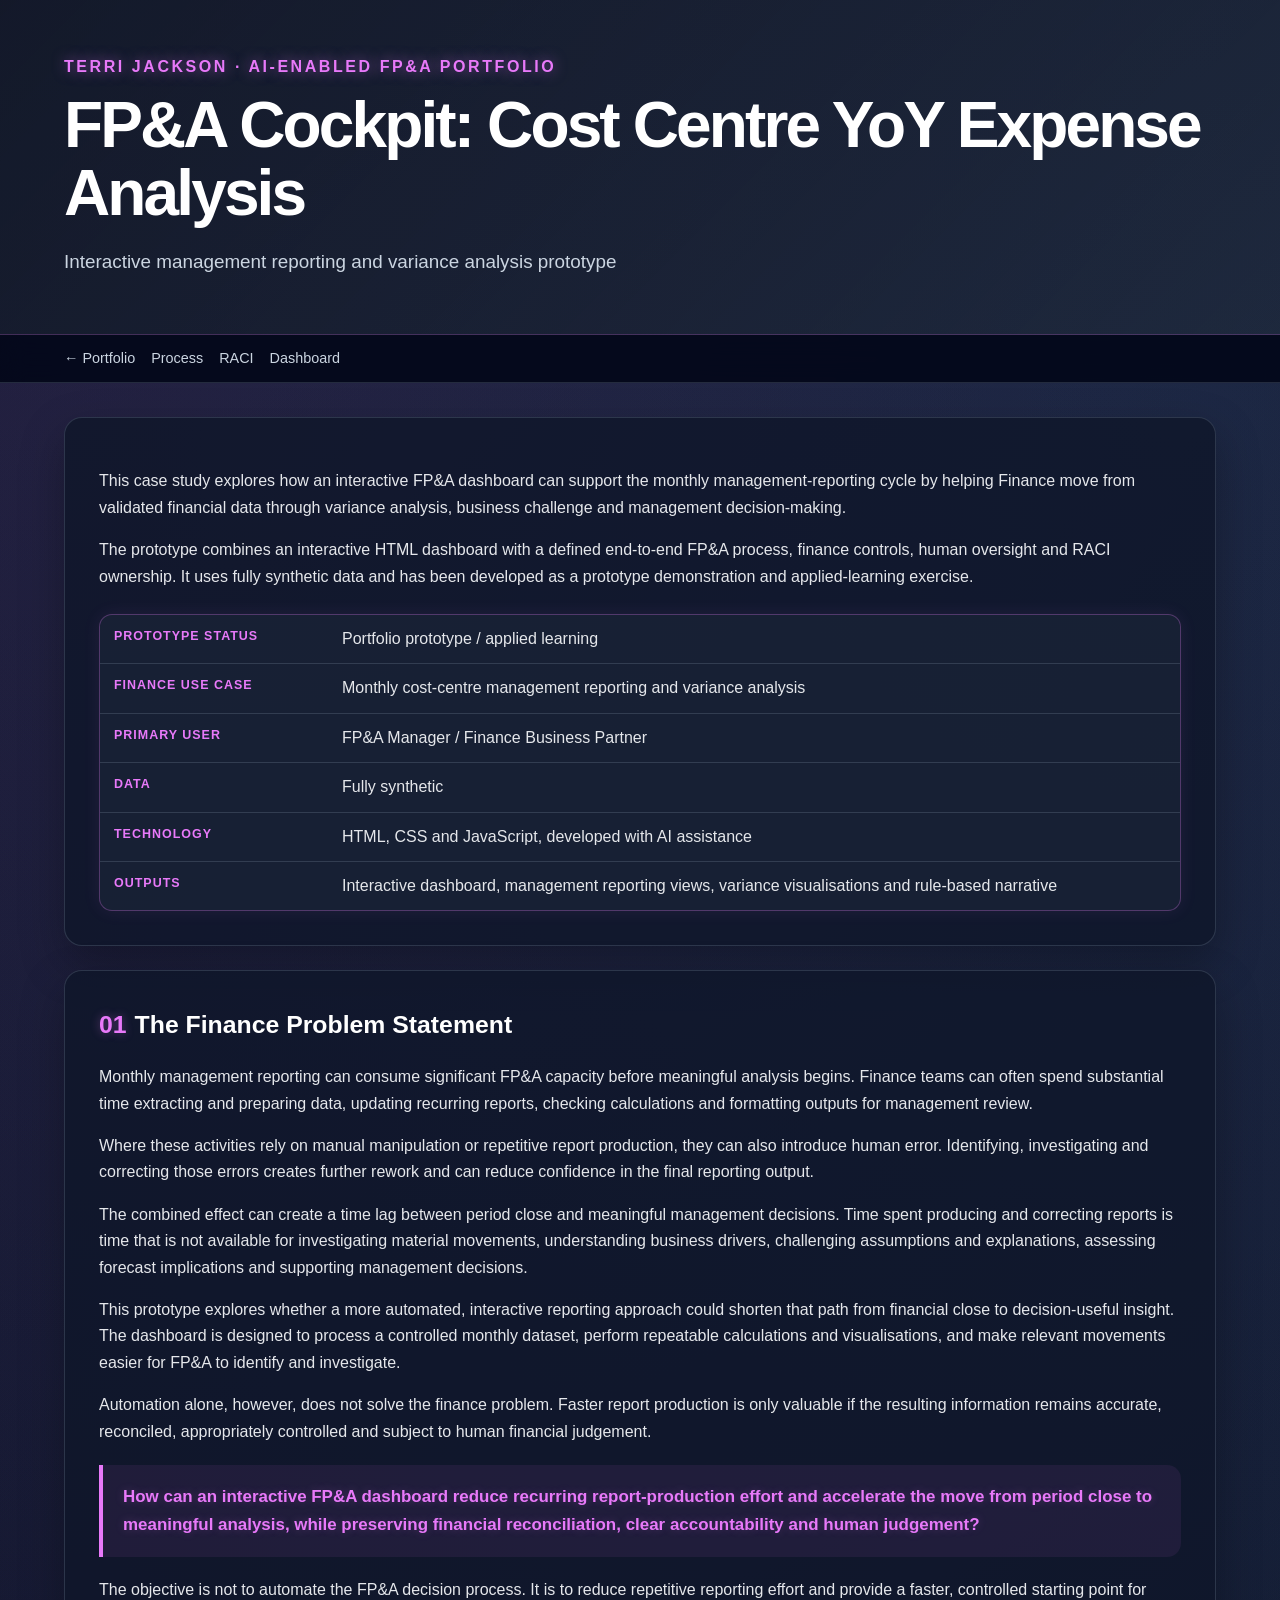
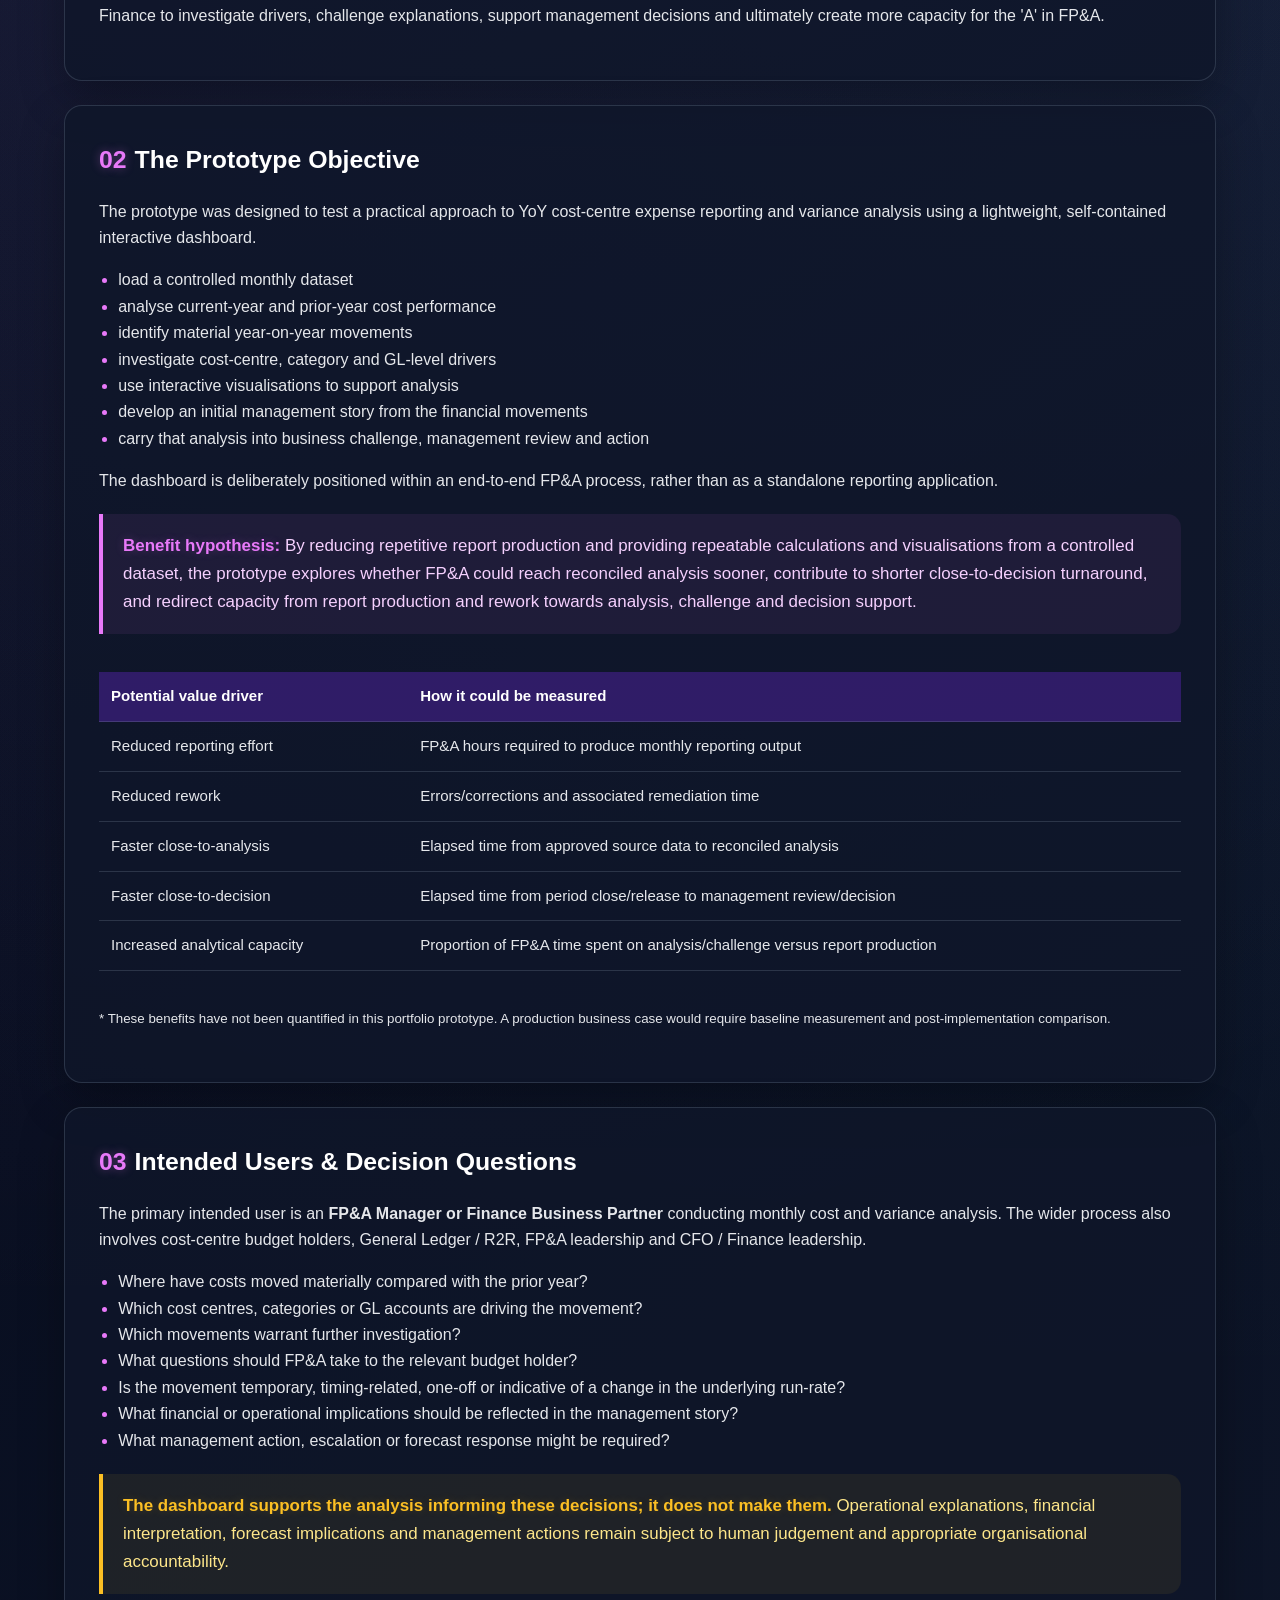
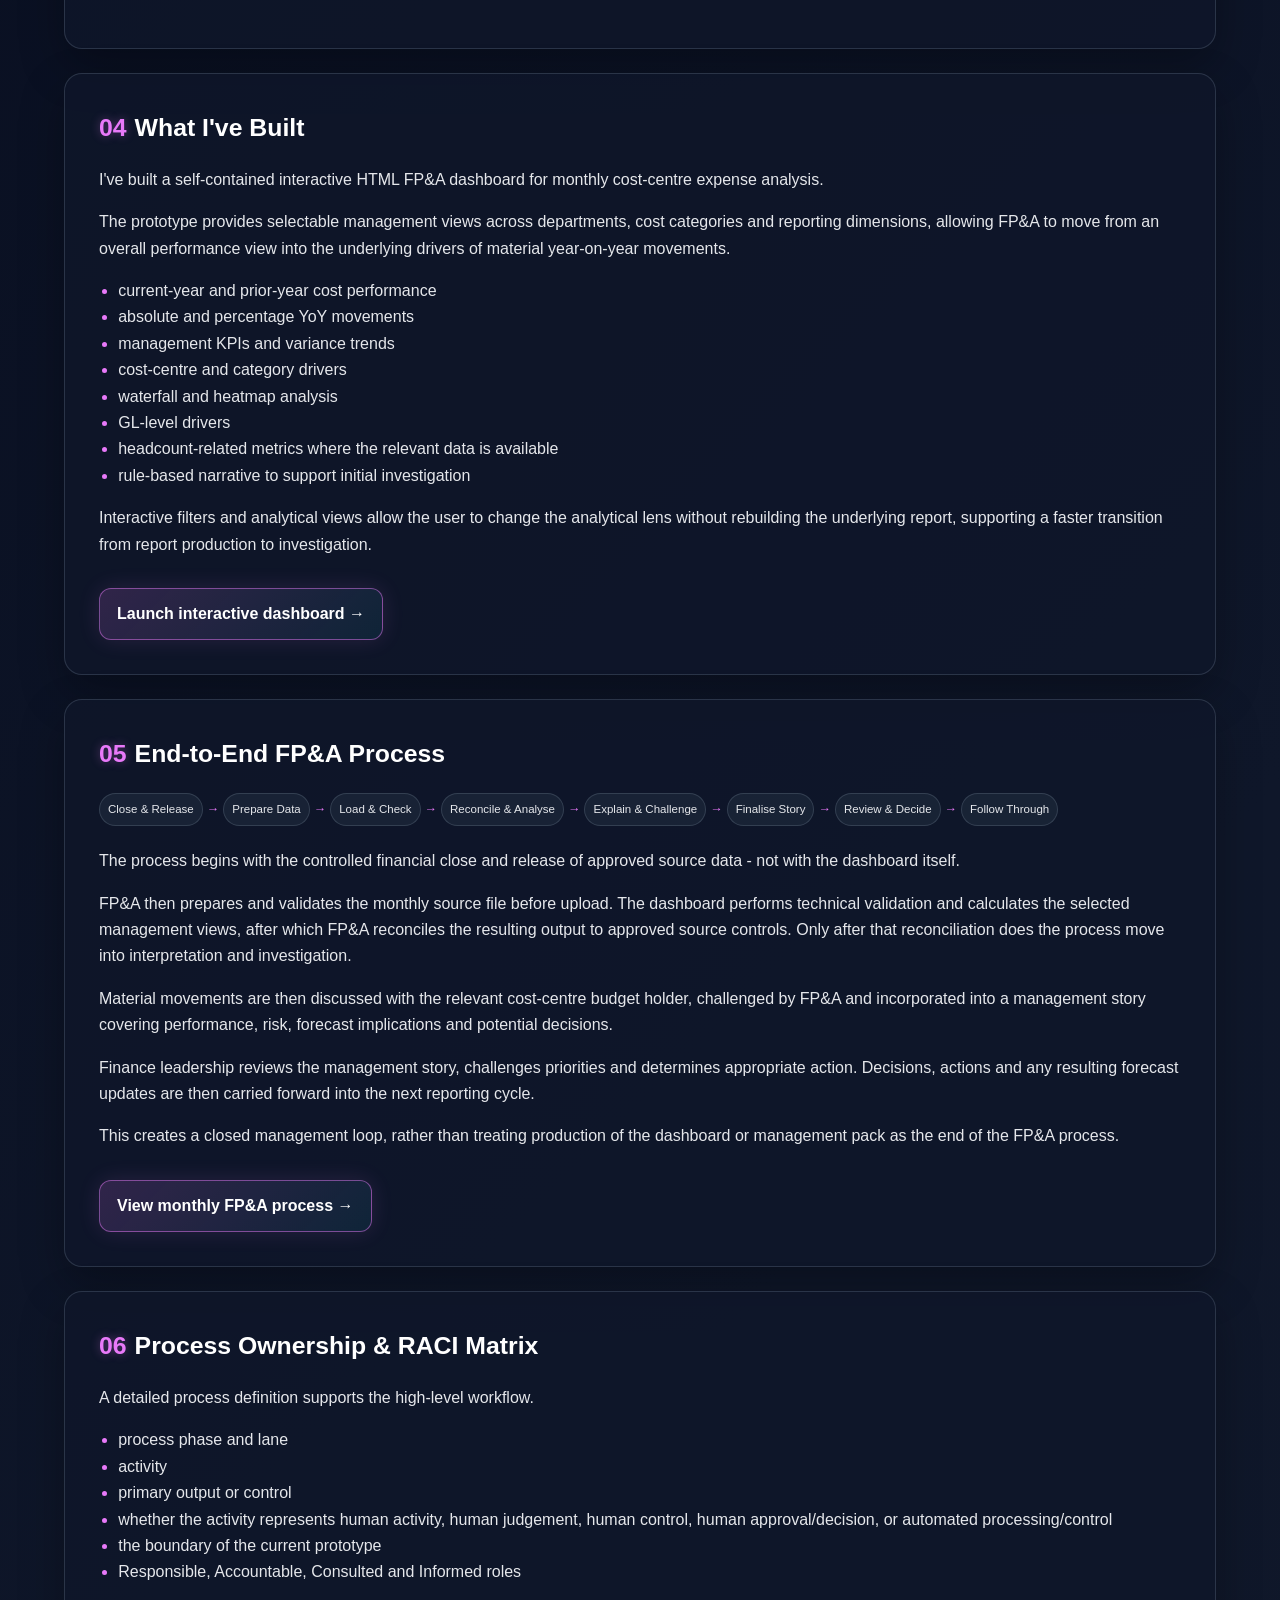
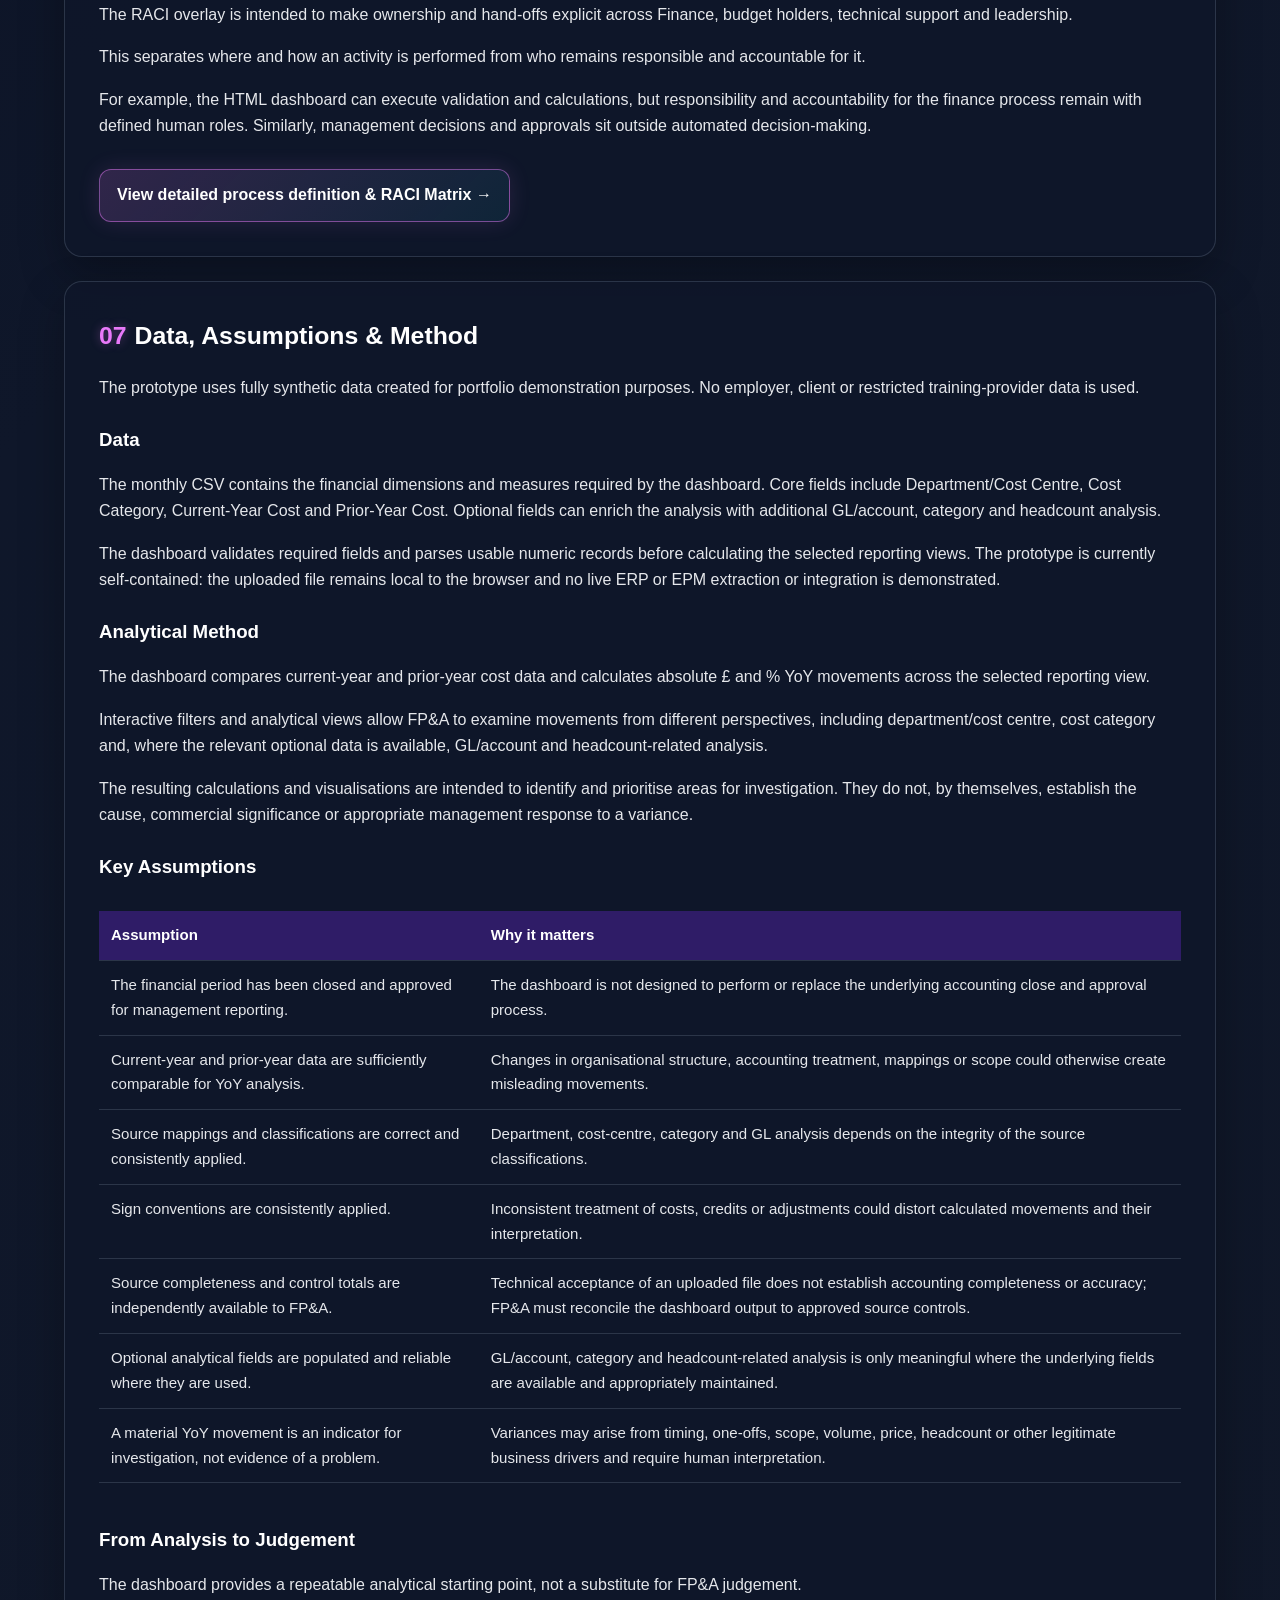
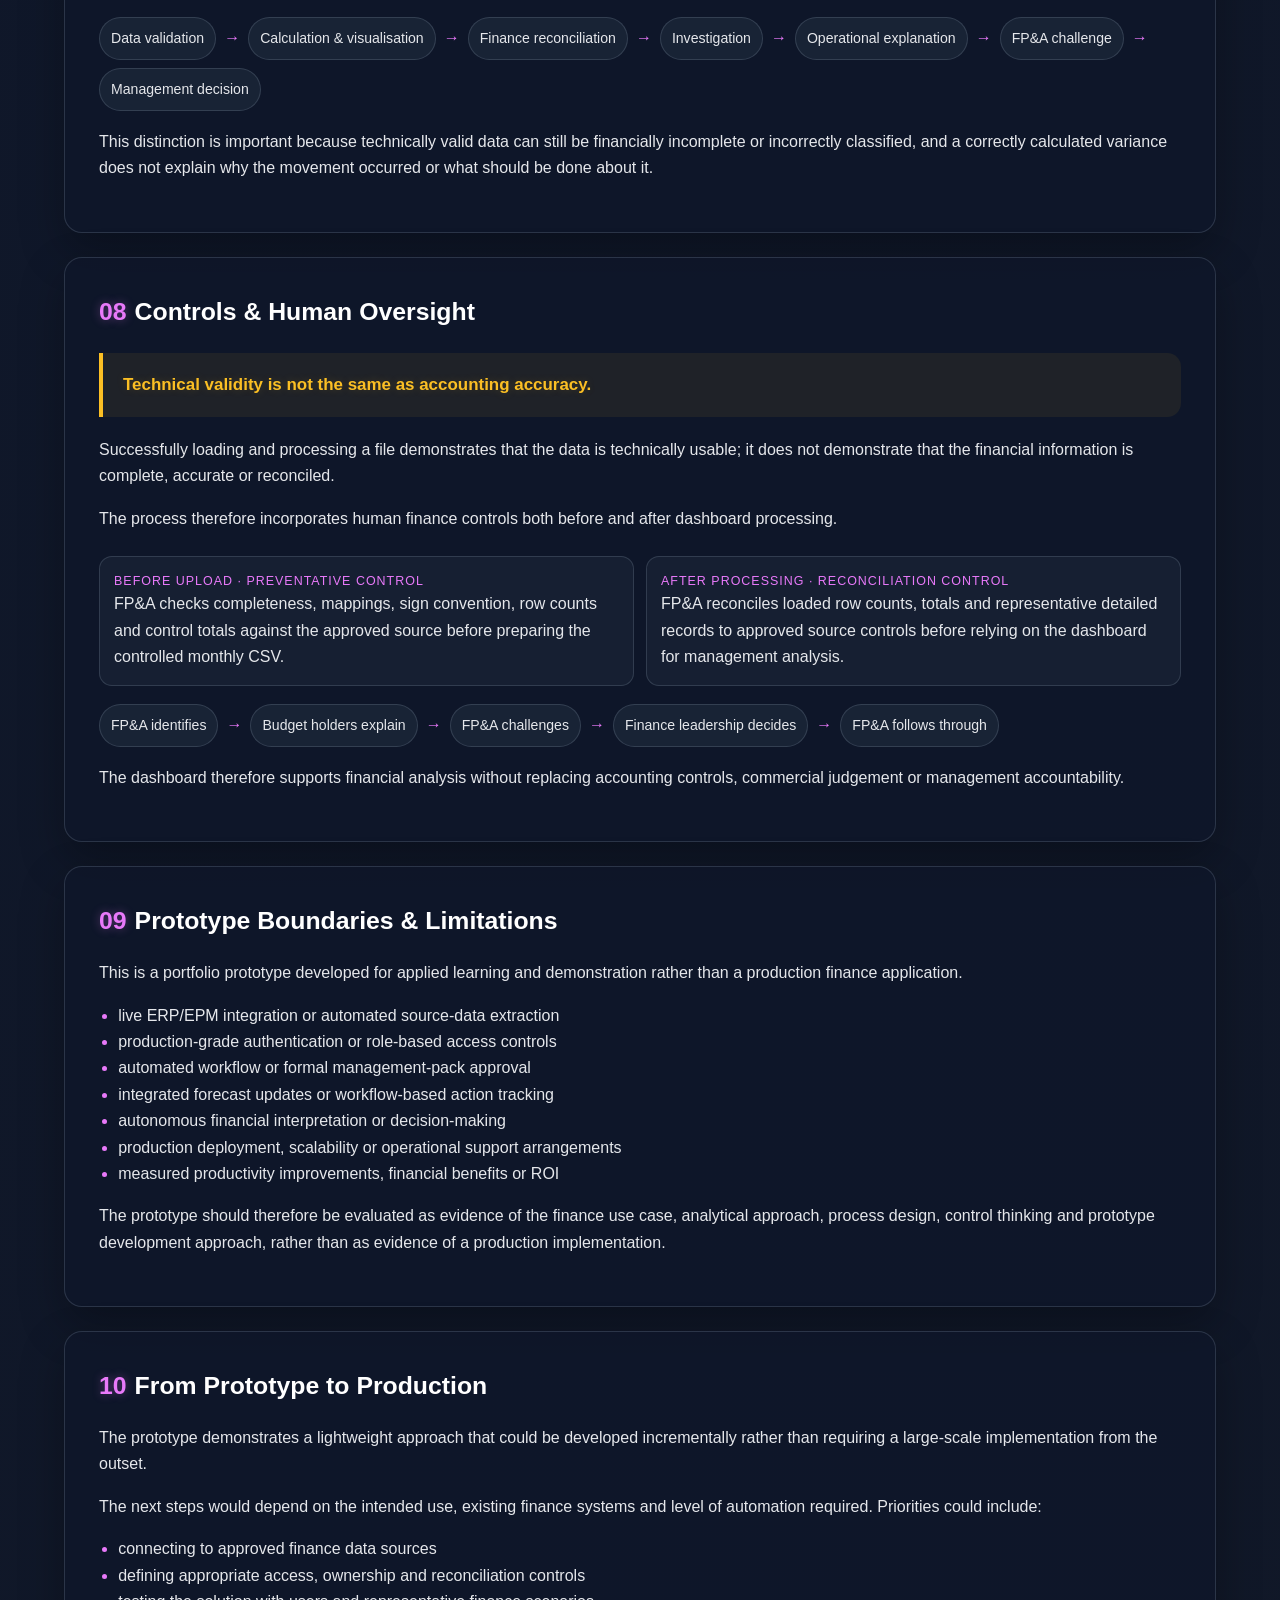
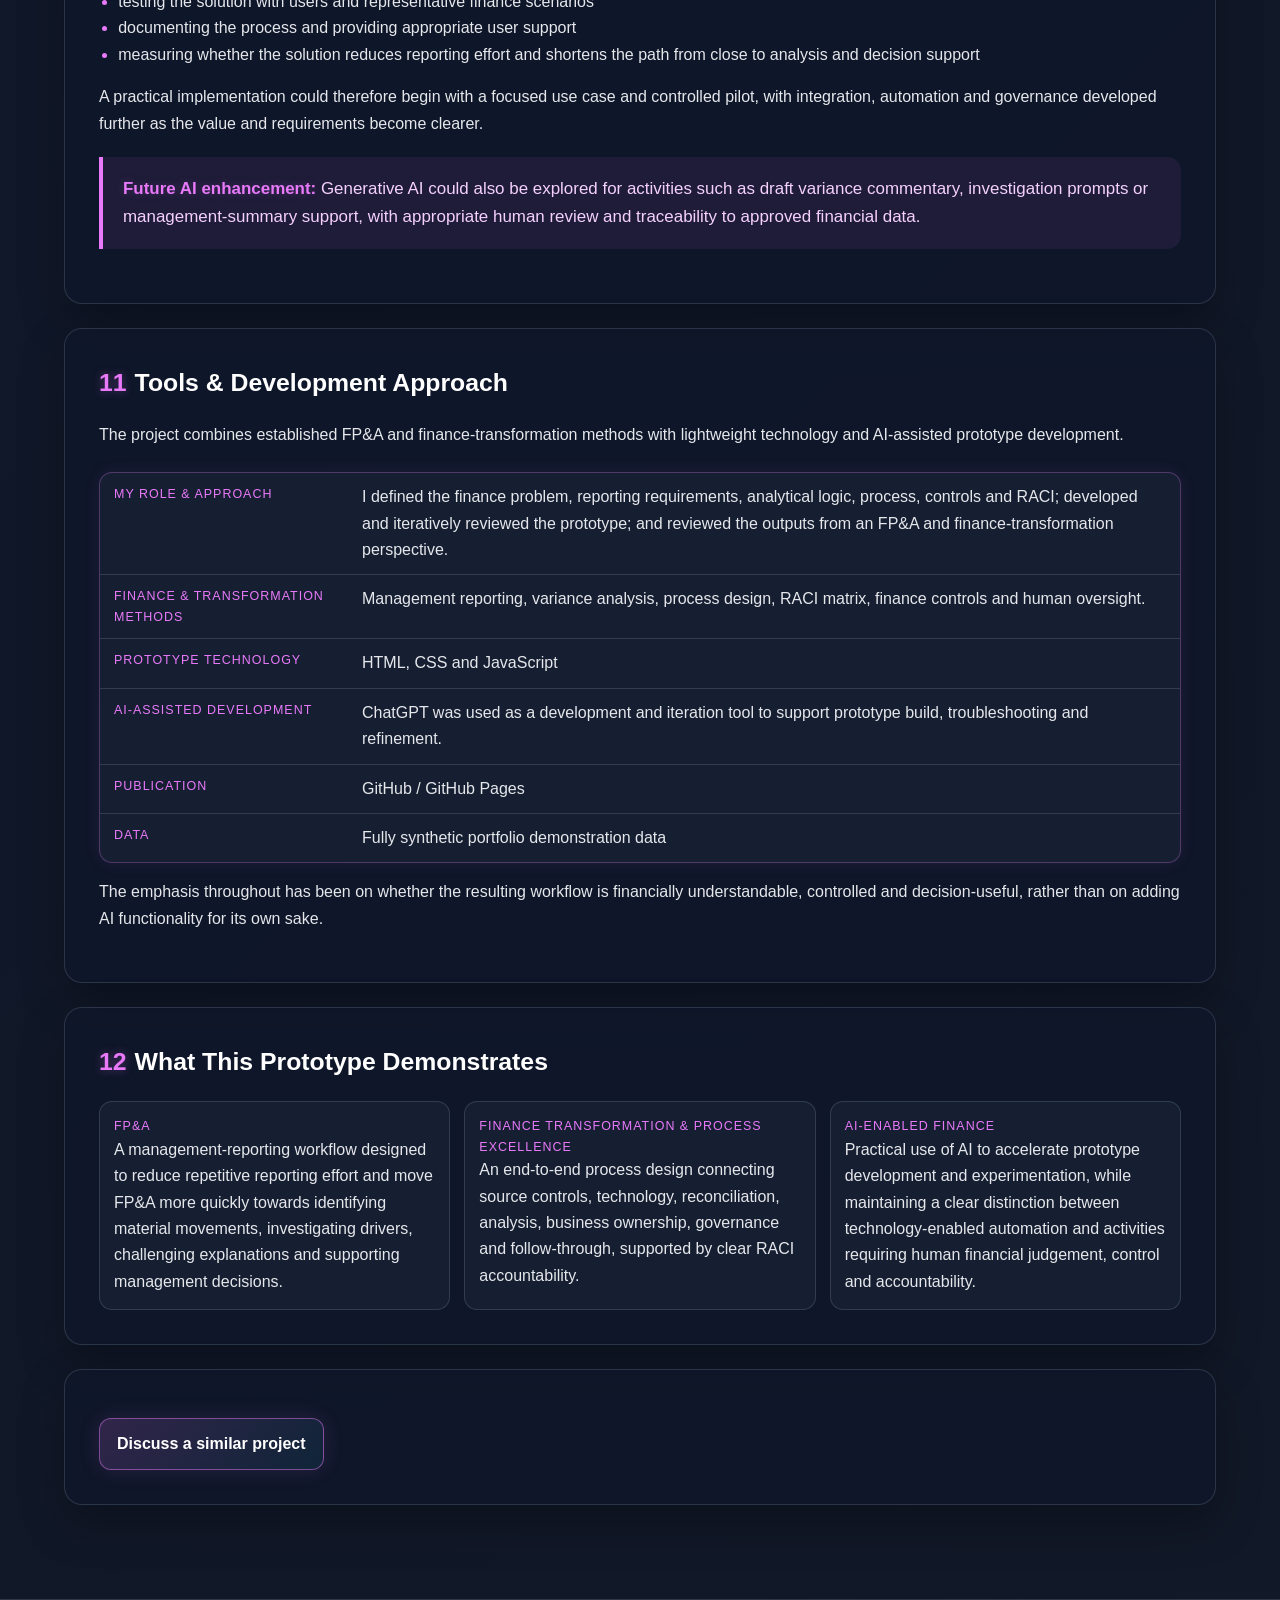
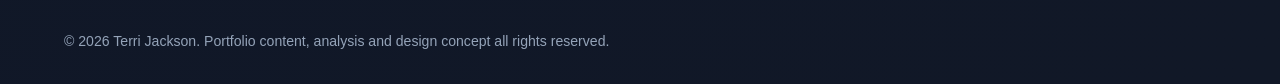
<file: fpa-cockpit-case-study.html>
<!doctype html><html lang="en"><head><meta charset="utf-8"><meta name="viewport" content="width=device-width,initial-scale=1"><title>FP&A Cockpit: Cost Centre YoY Expense Analysis</title><link rel="stylesheet" href="case-study.css"></head><body><header class="hero"><div class="wrap"><p class="eyebrow">Terri Jackson · AI-enabled FP&A Portfolio</p><h1>FP&A Cockpit: Cost Centre YoY Expense Analysis</h1><p class="lead">Interactive management reporting and variance analysis prototype</p></div></header><nav><div class="wrap"><a href="index.html">← Portfolio</a><a href="fpa-monthly-process.html">Process</a><a href="fpa-process-raci.html">RACI</a><a href="costcentre_expense_yoy_dashboard.html">Dashboard</a></div></nav><main><div class="wrap">
<section class="section"><p>This case study explores how an interactive FP&A dashboard can support the monthly management-reporting cycle by helping Finance move from validated financial data through variance analysis, business challenge and management decision-making.</p><p>The prototype combines an interactive HTML dashboard with a defined end-to-end FP&A process, finance controls, human oversight and RACI ownership. It uses fully synthetic data and has been developed as a prototype demonstration and applied-learning exercise.</p><div class="meta"><div><b>Prototype status</b>Portfolio prototype / applied learning</div><div><b>Finance use case</b>Monthly cost-centre management reporting and variance analysis</div><div><b>Primary user</b>FP&A Manager / Finance Business Partner</div><div><b>Data</b>Fully synthetic</div><div><b>Technology</b>HTML, CSS and JavaScript, developed with AI assistance</div><div><b>Outputs</b>Interactive dashboard, management reporting views, variance visualisations and rule-based narrative</div></div></section>
<section class="section"><h2><span class="num">01</span>The Finance Problem Statement</h2><p>Monthly management reporting can consume significant FP&A capacity before meaningful analysis begins. Finance teams can often spend substantial time extracting and preparing data, updating recurring reports, checking calculations and formatting outputs for management review.</p><p>Where these activities rely on manual manipulation or repetitive report production, they can also introduce human error. Identifying, investigating and correcting those errors creates further rework and can reduce confidence in the final reporting output.</p><p>The combined effect can create a time lag between period close and meaningful management decisions. Time spent producing and correcting reports is time that is not available for investigating material movements, understanding business drivers, challenging assumptions and explanations, assessing forecast implications and supporting management decisions.</p><p>This prototype explores whether a more automated, interactive reporting approach could shorten that path from financial close to decision-useful insight. The dashboard is designed to process a controlled monthly dataset, perform repeatable calculations and visualisations, and make relevant movements easier for FP&A to identify and investigate.</p><p>Automation alone, however, does not solve the finance problem. Faster report production is only valuable if the resulting information remains accurate, reconciled, appropriately controlled and subject to human financial judgement.</p><div class="callout"><b>How can an interactive FP&A dashboard reduce recurring report-production effort and accelerate the move from period close to meaningful analysis, while preserving financial reconciliation, clear accountability and human judgement?</b></div><p>The objective is not to automate the FP&A decision process. It is to reduce repetitive reporting effort and provide a faster, controlled starting point for Finance to investigate drivers, challenge explanations, support management decisions and ultimately create more capacity for the 'A' in FP&A.</p></section>
<section class="section"><h2><span class="num">02</span>The Prototype Objective</h2><p>The prototype was designed to test a practical approach to YoY cost-centre expense reporting and variance analysis using a lightweight, self-contained interactive dashboard.</p><ul class="clean"><li>load a controlled monthly dataset</li><li>analyse current-year and prior-year cost performance</li><li>identify material year-on-year movements</li><li>investigate cost-centre, category and GL-level drivers</li><li>use interactive visualisations to support analysis</li><li>develop an initial management story from the financial movements</li><li>carry that analysis into business challenge, management review and action</li></ul><p>The dashboard is deliberately positioned within an end-to-end FP&A process, rather than as a standalone reporting application.</p><div class="callout"><b>Benefit hypothesis:</b> By reducing repetitive report production and providing repeatable calculations and visualisations from a controlled dataset, the prototype explores whether FP&A could reach reconciled analysis sooner, contribute to shorter close-to-decision turnaround, and redirect capacity from report production and rework towards analysis, challenge and decision support.</div><div class="wide"><table><tr><th>Potential value driver</th><th>How it could be measured</th></tr><tr><td>Reduced reporting effort</td><td>FP&A hours required to produce monthly reporting output</td></tr><tr><td>Reduced rework</td><td>Errors/corrections and associated remediation time</td></tr><tr><td>Faster close-to-analysis</td><td>Elapsed time from approved source data to reconciled analysis</td></tr><tr><td>Faster close-to-decision</td><td>Elapsed time from period close/release to management review/decision</td></tr><tr><td>Increased analytical capacity</td><td>Proportion of FP&A time spent on analysis/challenge versus report production</td></tr></table></div><p><small>* These benefits have not been quantified in this portfolio prototype. A production business case would require baseline measurement and post-implementation comparison.</small></p></section>
<section class="section"><h2><span class="num">03</span>Intended Users & Decision Questions</h2><p>The primary intended user is an <b>FP&A Manager or Finance Business Partner</b> conducting monthly cost and variance analysis. The wider process also involves cost-centre budget holders, General Ledger / R2R, FP&A leadership and CFO / Finance leadership.</p><ul class="clean"><li>Where have costs moved materially compared with the prior year?</li><li>Which cost centres, categories or GL accounts are driving the movement?</li><li>Which movements warrant further investigation?</li><li>What questions should FP&A take to the relevant budget holder?</li><li>Is the movement temporary, timing-related, one-off or indicative of a change in the underlying run-rate?</li><li>What financial or operational implications should be reflected in the management story?</li><li>What management action, escalation or forecast response might be required?</li></ul><div class="callout control"><b>The dashboard supports the analysis informing these decisions; it does not make them.</b> Operational explanations, financial interpretation, forecast implications and management actions remain subject to human judgement and appropriate organisational accountability.</div></section>
<section class="section"><h2><span class="num">04</span>What I've Built</h2><p>I've built a self-contained interactive HTML FP&A dashboard for monthly cost-centre expense analysis.</p><p>The prototype provides selectable management views across departments, cost categories and reporting dimensions, allowing FP&A to move from an overall performance view into the underlying drivers of material year-on-year movements.</p><ul class="clean"><li>current-year and prior-year cost performance</li><li>absolute and percentage YoY movements</li><li>management KPIs and variance trends</li><li>cost-centre and category drivers</li><li>waterfall and heatmap analysis</li><li>GL-level drivers</li><li>headcount-related metrics where the relevant data is available</li><li>rule-based narrative to support initial investigation</li></ul><p>Interactive filters and analytical views allow the user to change the analytical lens without rebuilding the underlying report, supporting a faster transition from report production to investigation.</p><a class="button" href="costcentre_expense_yoy_dashboard.html">Launch interactive dashboard →</a></section>
<section class="section"><h2><span class="num">05</span>End-to-End FP&A Process</h2><div class="flow"><span class="step">Close & Release</span><span class="arrow">→</span><span class="step">Prepare Data</span><span class="arrow">→</span><span class="step">Load & Check</span><span class="arrow">→</span><span class="step">Reconcile & Analyse</span><span class="arrow">→</span><span class="step">Explain & Challenge</span><span class="arrow">→</span><span class="step">Finalise Story</span><span class="arrow">→</span><span class="step">Review & Decide</span><span class="arrow">→</span><span class="step">Follow Through</span></div><p>The process begins with the controlled financial close and release of approved source data - not with the dashboard itself.</p><p>FP&A then prepares and validates the monthly source file before upload. The dashboard performs technical validation and calculates the selected management views, after which FP&A reconciles the resulting output to approved source controls. Only after that reconciliation does the process move into interpretation and investigation.</p><p>Material movements are then discussed with the relevant cost-centre budget holder, challenged by FP&A and incorporated into a management story covering performance, risk, forecast implications and potential decisions.</p><p>Finance leadership reviews the management story, challenges priorities and determines appropriate action. Decisions, actions and any resulting forecast updates are then carried forward into the next reporting cycle.</p><p>This creates a closed management loop, rather than treating production of the dashboard or management pack as the end of the FP&A process.</p><a class="button" href="fpa-monthly-process.html">View monthly FP&A process →</a></section>
<section class="section"><h2><span class="num">06</span>Process Ownership & RACI Matrix</h2><p>A detailed process definition supports the high-level workflow.</p><ul class="clean"><li>process phase and lane</li><li>activity</li><li>primary output or control</li><li>whether the activity represents human activity, human judgement, human control, human approval/decision, or automated processing/control</li><li>the boundary of the current prototype</li><li>Responsible, Accountable, Consulted and Informed roles</li></ul><p>The RACI overlay is intended to make ownership and hand-offs explicit across Finance, budget holders, technical support and leadership.</p><p>This separates where and how an activity is performed from who remains responsible and accountable for it.</p><p>For example, the HTML dashboard can execute validation and calculations, but responsibility and accountability for the finance process remain with defined human roles. Similarly, management decisions and approvals sit outside automated decision-making.</p><a class="button" href="fpa-process-raci.html">View detailed process definition & RACI Matrix →</a></section>
<section class="section"><h2><span class="num">07</span>Data, Assumptions & Method</h2><p>The prototype uses fully synthetic data created for portfolio demonstration purposes. No employer, client or restricted training-provider data is used.</p><h3>Data</h3><p>The monthly CSV contains the financial dimensions and measures required by the dashboard. Core fields include Department/Cost Centre, Cost Category, Current-Year Cost and Prior-Year Cost. Optional fields can enrich the analysis with additional GL/account, category and headcount analysis.</p><p>The dashboard validates required fields and parses usable numeric records before calculating the selected reporting views. The prototype is currently self-contained: the uploaded file remains local to the browser and no live ERP or EPM extraction or integration is demonstrated.</p><h3>Analytical Method</h3><p>The dashboard compares current-year and prior-year cost data and calculates absolute £ and % YoY movements across the selected reporting view.</p><p>Interactive filters and analytical views allow FP&A to examine movements from different perspectives, including department/cost centre, cost category and, where the relevant optional data is available, GL/account and headcount-related analysis.</p><p>The resulting calculations and visualisations are intended to identify and prioritise areas for investigation. They do not, by themselves, establish the cause, commercial significance or appropriate management response to a variance.</p><h3>Key Assumptions</h3><div class="wide"><table><tr><th>Assumption</th><th>Why it matters</th></tr><tr><td>The financial period has been closed and approved for management reporting.</td><td>The dashboard is not designed to perform or replace the underlying accounting close and approval process.</td></tr><tr><td>Current-year and prior-year data are sufficiently comparable for YoY analysis.</td><td>Changes in organisational structure, accounting treatment, mappings or scope could otherwise create misleading movements.</td></tr><tr><td>Source mappings and classifications are correct and consistently applied.</td><td>Department, cost-centre, category and GL analysis depends on the integrity of the source classifications.</td></tr><tr><td>Sign conventions are consistently applied.</td><td>Inconsistent treatment of costs, credits or adjustments could distort calculated movements and their interpretation.</td></tr><tr><td>Source completeness and control totals are independently available to FP&A.</td><td>Technical acceptance of an uploaded file does not establish accounting completeness or accuracy; FP&A must reconcile the dashboard output to approved source controls.</td></tr><tr><td>Optional analytical fields are populated and reliable where they are used.</td><td>GL/account, category and headcount-related analysis is only meaningful where the underlying fields are available and appropriately maintained.</td></tr><tr><td>A material YoY movement is an indicator for investigation, not evidence of a problem.</td><td>Variances may arise from timing, one-offs, scope, volume, price, headcount or other legitimate business drivers and require human interpretation.</td></tr></table></div><h3>From Analysis to Judgement</h3><p>The dashboard provides a repeatable analytical starting point, not a substitute for FP&A judgement.</p><div class="flow"><span class="step">Data validation</span><span class="arrow">→</span><span class="step">Calculation & visualisation</span><span class="arrow">→</span><span class="step">Finance reconciliation</span><span class="arrow">→</span><span class="step">Investigation</span><span class="arrow">→</span><span class="step">Operational explanation</span><span class="arrow">→</span><span class="step">FP&A challenge</span><span class="arrow">→</span><span class="step">Management decision</span></div><p>This distinction is important because technically valid data can still be financially incomplete or incorrectly classified, and a correctly calculated variance does not explain why the movement occurred or what should be done about it.</p></section>
<section class="section"><h2><span class="num">08</span>Controls & Human Oversight</h2><div class="callout control"><b>Technical validity is not the same as accounting accuracy.</b></div><p>Successfully loading and processing a file demonstrates that the data is technically usable; it does not demonstrate that the financial information is complete, accurate or reconciled.</p><p>The process therefore incorporates human finance controls both before and after dashboard processing.</p><div class="cards"><div class="mini"><span class="label">Before upload · preventative control</span>FP&A checks completeness, mappings, sign convention, row counts and control totals against the approved source before preparing the controlled monthly CSV.</div><div class="mini"><span class="label">After processing · reconciliation control</span>FP&A reconciles loaded row counts, totals and representative detailed records to approved source controls before relying on the dashboard for management analysis.</div></div><div class="flow"><span class="step">FP&A identifies</span><span class="arrow">→</span><span class="step">Budget holders explain</span><span class="arrow">→</span><span class="step">FP&A challenges</span><span class="arrow">→</span><span class="step">Finance leadership decides</span><span class="arrow">→</span><span class="step">FP&A follows through</span></div><p>The dashboard therefore supports financial analysis without replacing accounting controls, commercial judgement or management accountability.</p></section>
<section class="section"><h2><span class="num">09</span>Prototype Boundaries & Limitations</h2><p>This is a portfolio prototype developed for applied learning and demonstration rather than a production finance application.</p><ul class="clean"><li>live ERP/EPM integration or automated source-data extraction</li><li>production-grade authentication or role-based access controls</li><li>automated workflow or formal management-pack approval</li><li>integrated forecast updates or workflow-based action tracking</li><li>autonomous financial interpretation or decision-making</li><li>production deployment, scalability or operational support arrangements</li><li>measured productivity improvements, financial benefits or ROI</li></ul><p>The prototype should therefore be evaluated as evidence of the finance use case, analytical approach, process design, control thinking and prototype development approach, rather than as evidence of a production implementation.</p></section>
<section class="section"><h2><span class="num">10</span>From Prototype to Production</h2><p>The prototype demonstrates a lightweight approach that could be developed incrementally rather than requiring a large-scale implementation from the outset.</p><p>The next steps would depend on the intended use, existing finance systems and level of automation required. Priorities could include:</p><ul class="clean"><li>connecting to approved finance data sources</li><li>defining appropriate access, ownership and reconciliation controls</li><li>testing the solution with users and representative finance scenarios</li><li>documenting the process and providing appropriate user support</li><li>measuring whether the solution reduces reporting effort and shortens the path from close to analysis and decision support</li></ul><p>A practical implementation could therefore begin with a focused use case and controlled pilot, with integration, automation and governance developed further as the value and requirements become clearer.</p><div class="callout"><b>Future AI enhancement:</b> Generative AI could also be explored for activities such as draft variance commentary, investigation prompts or management-summary support, with appropriate human review and traceability to approved financial data.</div></section>
<section class="section"><h2><span class="num">11</span>Tools & Development Approach</h2><p>The project combines established FP&A and finance-transformation methods with lightweight technology and AI-assisted prototype development.</p><div class="cards"><div class="mini"><span class="label">My role & approach</span>I defined the finance problem, reporting requirements, analytical logic, process, controls and RACI; developed and iteratively reviewed the prototype; and reviewed the outputs from an FP&A and finance-transformation perspective.</div><div class="mini"><span class="label">Finance & Transformation Methods</span>Management reporting, variance analysis, process design, RACI matrix, finance controls and human oversight.</div><div class="mini"><span class="label">Prototype technology</span>HTML, CSS and JavaScript</div><div class="mini"><span class="label">AI-assisted development</span>ChatGPT was used as a development and iteration tool to support prototype build, troubleshooting and refinement.</div><div class="mini"><span class="label">Publication</span>GitHub / GitHub Pages</div><div class="mini"><span class="label">Data</span>Fully synthetic portfolio demonstration data</div></div><p>The emphasis throughout has been on whether the resulting workflow is financially understandable, controlled and decision-useful, rather than on adding AI functionality for its own sake.</p></section>
<section class="section"><h2><span class="num">12</span>What This Prototype Demonstrates</h2><div class="three"><div class="mini"><span class="label">FP&A</span>A management-reporting workflow designed to reduce repetitive reporting effort and move FP&A more quickly towards identifying material movements, investigating drivers, challenging explanations and supporting management decisions.</div><div class="mini"><span class="label">Finance Transformation & Process Excellence</span>An end-to-end process design connecting source controls, technology, reconciliation, analysis, business ownership, governance and follow-through, supported by clear RACI accountability.</div><div class="mini"><span class="label">AI-Enabled Finance</span>Practical use of AI to accelerate prototype development and experimentation, while maintaining a clear distinction between technology-enabled automation and activities requiring human financial judgement, control and accountability.</div></div></section>
<section class="section" id="discuss"><a class="button" href="https://www.linkedin.com/in/terrijackson/" target="_blank" rel="noopener noreferrer">Discuss a similar project</a></section>
</div></main><footer><div class="wrap">© 2026 Terri Jackson. Portfolio content, analysis and design concept all rights reserved.</div></footer><script data-goatcounter="https://terrijackson.goatcounter.com/count"
        async src="//gc.zgo.at/count.js"></script></body></html>
</file>
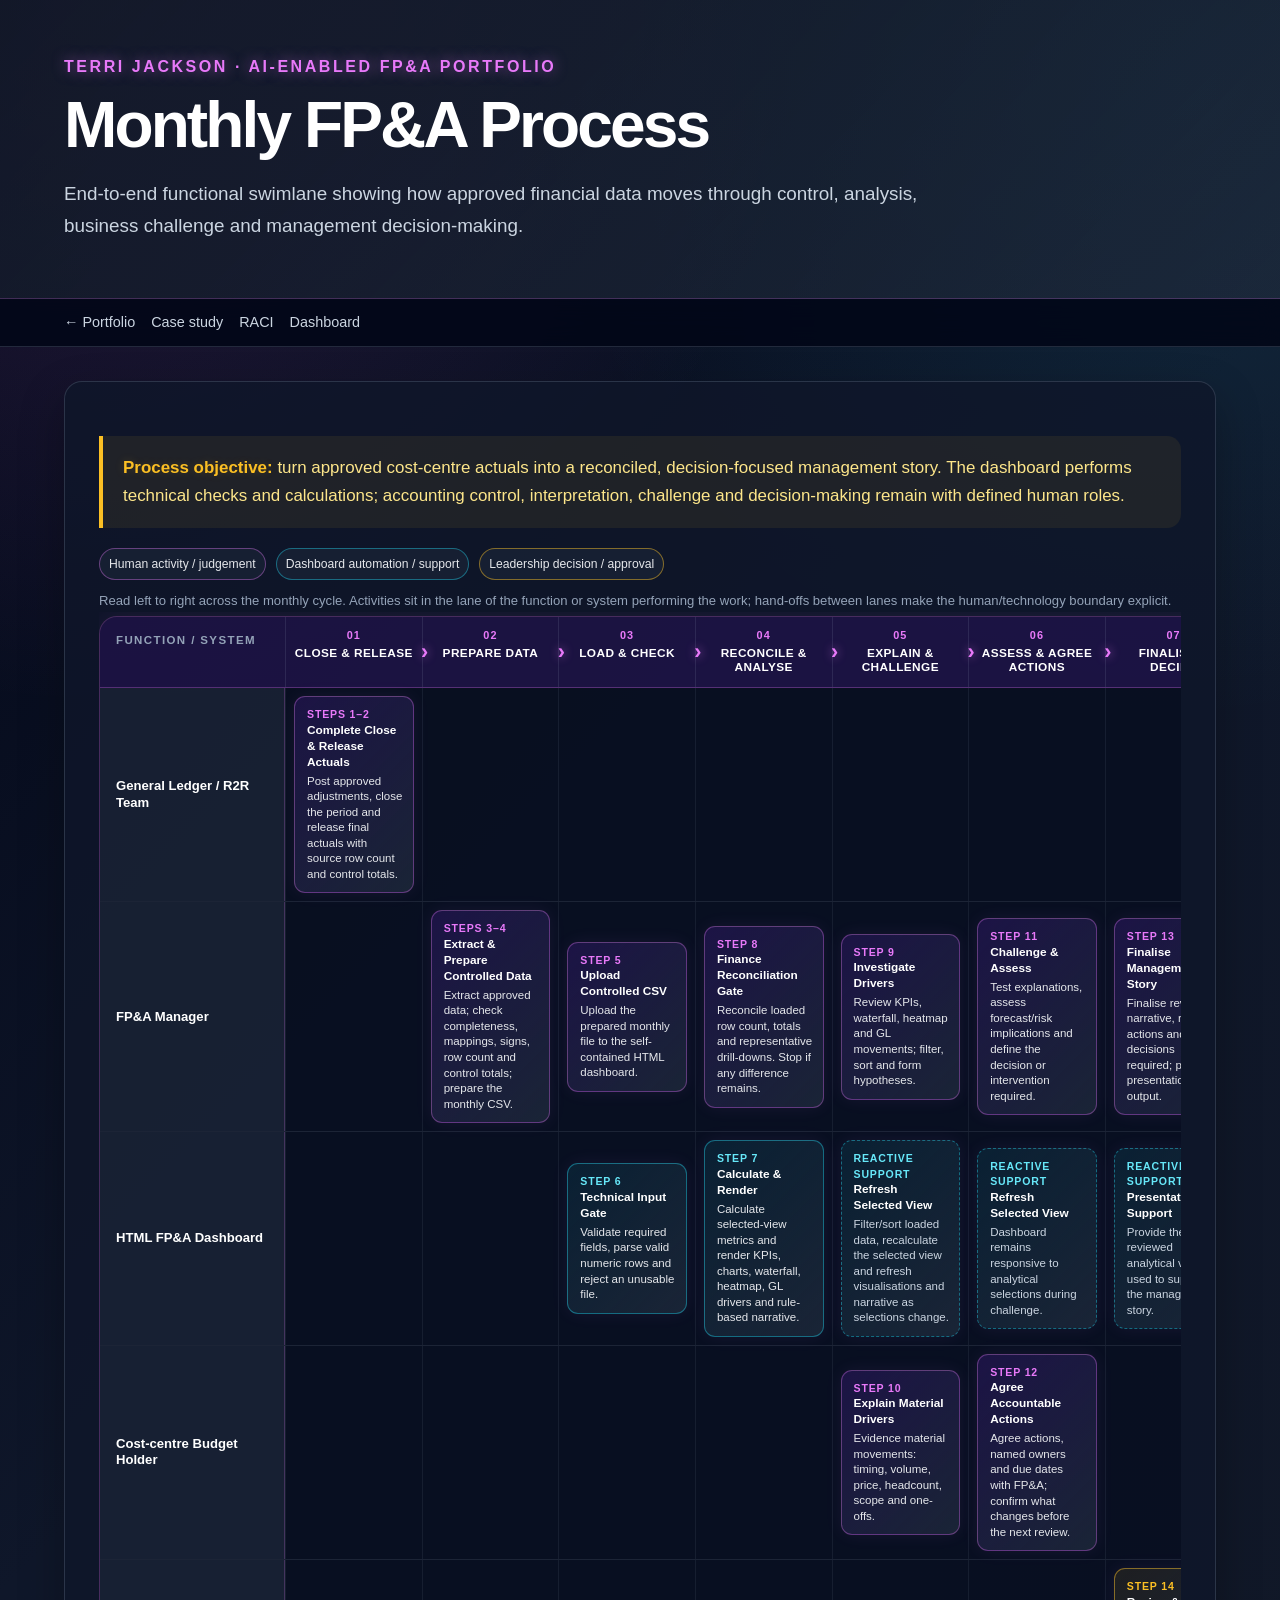
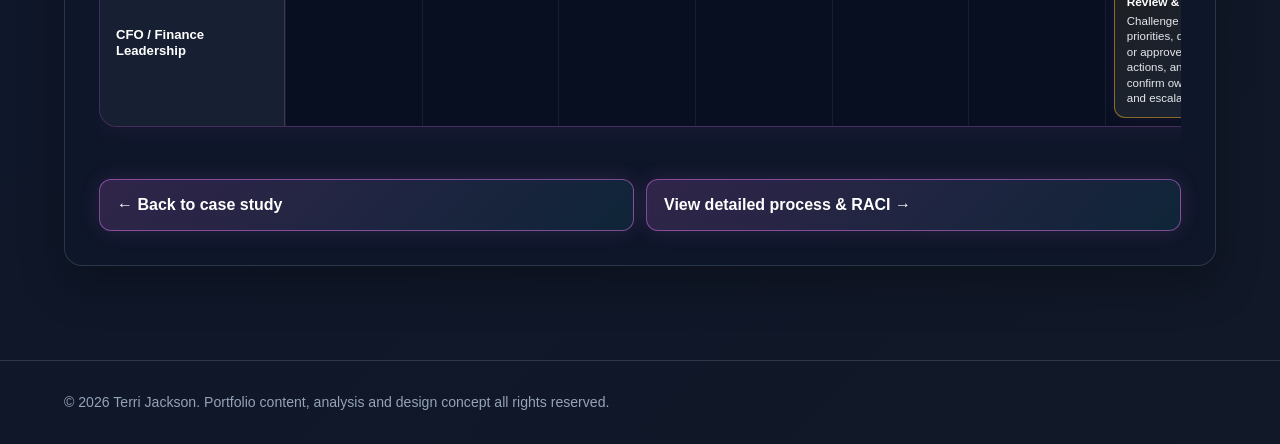
<file: fpa-monthly-process.html>
<!doctype html><html lang="en"><head><meta charset="utf-8"><meta name="viewport" content="width=device-width,initial-scale=1"><title>Monthly FP&A Process</title><link rel="stylesheet" href="case-study.css"><style>.process-shell{overflow-x:auto;padding:4px 0 14px}.process-map{min-width:1280px;border:1px solid rgba(232,121,249,.28);border-radius:18px;overflow:hidden;background:rgba(2,6,23,.38);box-shadow:0 0 28px rgba(232,121,249,.08)}.phase-row,.lane{display:grid;grid-template-columns:185px repeat(8,minmax(132px,1fr))}.phase-row{background:rgba(109,40,217,.18);border-bottom:1px solid rgba(232,121,249,.28)}.phase-corner{padding:14px 16px;color:#94a3b8;font-size:.72rem;text-transform:uppercase;letter-spacing:.12em;font-weight:800}.phase{position:relative;padding:12px 8px;text-align:center;border-left:1px solid rgba(148,163,184,.15);color:#fff;font-size:.74rem;font-weight:800;line-height:1.25;text-transform:uppercase;letter-spacing:.035em}.phase b{display:block;color:var(--pink);font-size:.68rem;letter-spacing:.1em;margin-bottom:3px}.phase:not(:last-child)::after{content:'›';position:absolute;right:-7px;top:50%;transform:translateY(-50%);z-index:3;color:var(--pink);font-size:1.35rem;text-shadow:0 0 10px rgba(232,121,249,.7)}.lane{min-height:118px;border-bottom:1px solid rgba(148,163,184,.14)}.lane:last-child{border-bottom:0}.lane-name{display:flex;align-items:center;padding:14px 16px;background:rgba(30,41,59,.68);border-right:1px solid rgba(232,121,249,.22);color:#fff;font-size:.82rem;font-weight:800;line-height:1.25}.cell{position:relative;padding:8px;border-left:1px solid rgba(148,163,184,.10);display:flex;align-items:center}.activity{position:relative;width:100%;padding:10px 10px 10px 12px;border:1px solid rgba(232,121,249,.34);border-radius:11px;background:linear-gradient(135deg,rgba(109,40,217,.20),rgba(30,41,59,.82));box-shadow:0 0 18px rgba(232,121,249,.07);font-size:.72rem;line-height:1.35}.activity strong{display:block;color:#fff;font-size:.74rem;margin-bottom:3px}.activity .stepno{color:var(--pink);font-size:.66rem;font-weight:900;letter-spacing:.08em}.activity.auto{border-color:rgba(34,211,238,.42);background:linear-gradient(135deg,rgba(34,211,238,.09),rgba(30,41,59,.82))}.activity.auto .stepno{color:#67e8f9}.activity.decision{border-color:rgba(251,191,36,.48);background:linear-gradient(135deg,rgba(251,191,36,.09),rgba(30,41,59,.82))}.activity.decision .stepno{color:var(--amber)}.activity.support{border-style:dashed;color:#cbd5e1}.legend{display:flex;flex-wrap:wrap;gap:10px;margin:14px 0 4px}.legend span{font-size:.76rem;padding:5px 9px;border-radius:999px;border:1px solid var(--line);background:rgba(30,41,59,.55)}.legend .human{border-color:rgba(232,121,249,.38)}.legend .automated{border-color:rgba(34,211,238,.42)}.legend .approval{border-color:rgba(251,191,36,.48)}.process-note{color:#94a3b8;font-size:.82rem;margin:10px 0 0}@media(max-width:800px){.process-map{min-width:1160px}.phase-row,.lane{grid-template-columns:165px repeat(8,minmax(124px,1fr))}}</style></head><body><header class="hero"><div class="wrap"><p class="eyebrow">Terri Jackson · AI-enabled FP&A Portfolio</p><h1>Monthly FP&A Process</h1><p class="lead">End-to-end functional swimlane showing how approved financial data moves through control, analysis, business challenge and management decision-making.</p></div></header><nav><div class="wrap"><a href="index.html">← Portfolio</a><a href="fpa-cockpit-case-study.html">Case study</a><a href="fpa-process-raci.html">RACI</a><a href="costcentre_expense_yoy_dashboard.html">Dashboard</a></div></nav><main><div class="wrap"><section class="section"><div class="callout control"><b>Process objective:</b> turn approved cost-centre actuals into a reconciled, decision-focused management story. The dashboard performs technical checks and calculations; accounting control, interpretation, challenge and decision-making remain with defined human roles.</div><div class="legend"><span class="human">Human activity / judgement</span><span class="automated">Dashboard automation / support</span><span class="approval">Leadership decision / approval</span></div><p class="process-note">Read left to right across the monthly cycle. Activities sit in the lane of the function or system performing the work; hand-offs between lanes make the human/technology boundary explicit.</p><div class="process-shell"><div class="process-map"><div class="phase-row"><div class="phase-corner">Function / System</div><div class="phase"><b>01</b>Close & Release</div><div class="phase"><b>02</b>Prepare Data</div><div class="phase"><b>03</b>Load & Check</div><div class="phase"><b>04</b>Reconcile & Analyse</div><div class="phase"><b>05</b>Explain & Challenge</div><div class="phase"><b>06</b>Assess & Agree Actions</div><div class="phase"><b>07</b>Finalise & Decide</div><div class="phase"><b>08</b>Follow Through</div></div><div class="lane"><div class="lane-name">General Ledger / R2R Team</div><div class="cell"><div class="activity"><span class="stepno">STEPS 1–2</span><strong>Complete Close & Release Actuals</strong>Post approved adjustments, close the period and release final actuals with source row count and control totals.</div></div><div class="cell"></div><div class="cell"></div><div class="cell"></div><div class="cell"></div><div class="cell"></div><div class="cell"></div><div class="cell"></div></div><div class="lane"><div class="lane-name">FP&A Manager</div><div class="cell"></div><div class="cell"><div class="activity"><span class="stepno">STEPS 3–4</span><strong>Extract & Prepare Controlled Data</strong>Extract approved data; check completeness, mappings, signs, row count and control totals; prepare the monthly CSV.</div></div><div class="cell"><div class="activity"><span class="stepno">STEP 5</span><strong>Upload Controlled CSV</strong>Upload the prepared monthly file to the self-contained HTML dashboard.</div></div><div class="cell"><div class="activity"><span class="stepno">STEP 8</span><strong>Finance Reconciliation Gate</strong>Reconcile loaded row count, totals and representative drill-downs. Stop if any difference remains.</div></div><div class="cell"><div class="activity"><span class="stepno">STEP 9</span><strong>Investigate Drivers</strong>Review KPIs, waterfall, heatmap and GL movements; filter, sort and form hypotheses.</div></div><div class="cell"><div class="activity"><span class="stepno">STEP 11</span><strong>Challenge & Assess</strong>Test explanations, assess forecast/risk implications and define the decision or intervention required.</div></div><div class="cell"><div class="activity"><span class="stepno">STEP 13</span><strong>Finalise Management Story</strong>Finalise reviewed narrative, risks, actions and decisions required; prepare presentation output.</div></div><div class="cell"><div class="activity"><span class="stepno">STEP 15</span><strong>Record Follow-through</strong>Record decisions/actions outside the prototype; update forecast/action tracker and carry open items forward.</div></div></div><div class="lane"><div class="lane-name">HTML FP&A Dashboard</div><div class="cell"></div><div class="cell"></div><div class="cell"><div class="activity auto"><span class="stepno">STEP 6</span><strong>Technical Input Gate</strong>Validate required fields, parse valid numeric rows and reject an unusable file.</div></div><div class="cell"><div class="activity auto"><span class="stepno">STEP 7</span><strong>Calculate & Render</strong>Calculate selected-view metrics and render KPIs, charts, waterfall, heatmap, GL drivers and rule-based narrative.</div></div><div class="cell"><div class="activity auto support"><span class="stepno">REACTIVE SUPPORT</span><strong>Refresh Selected View</strong>Filter/sort loaded data, recalculate the selected view and refresh visualisations and narrative as selections change.</div></div><div class="cell"><div class="activity auto support"><span class="stepno">REACTIVE SUPPORT</span><strong>Refresh Selected View</strong>Dashboard remains responsive to analytical selections during challenge.</div></div><div class="cell"><div class="activity auto support"><span class="stepno">REACTIVE SUPPORT</span><strong>Presentation Support</strong>Provide the reviewed analytical views used to support the management story.</div></div><div class="cell"></div></div><div class="lane"><div class="lane-name">Cost-centre Budget Holder</div><div class="cell"></div><div class="cell"></div><div class="cell"></div><div class="cell"></div><div class="cell"><div class="activity"><span class="stepno">STEP 10</span><strong>Explain Material Drivers</strong>Evidence material movements: timing, volume, price, headcount, scope and one-offs.</div></div><div class="cell"><div class="activity"><span class="stepno">STEP 12</span><strong>Agree Accountable Actions</strong>Agree actions, named owners and due dates with FP&A; confirm what changes before the next review.</div></div><div class="cell"></div><div class="cell"></div></div><div class="lane"><div class="lane-name">CFO / Finance Leadership</div><div class="cell"></div><div class="cell"></div><div class="cell"></div><div class="cell"></div><div class="cell"></div><div class="cell"></div><div class="cell"><div class="activity decision"><span class="stepno">STEP 14</span><strong>Review & Decide</strong>Challenge priorities, decide or approve actions, and confirm ownership and escalation.</div></div><div class="cell"></div></div></div></div><div class="cards"><a class="button" href="fpa-cockpit-case-study.html">← Back to case study</a><a class="button" href="fpa-process-raci.html">View detailed process & RACI →</a></div></section></div></main><footer><div class="wrap">© 2026 Terri Jackson. Portfolio content, analysis and design concept all rights reserved.</div></footer><script data-goatcounter="https://terrijackson.goatcounter.com/count"
        async src="//gc.zgo.at/count.js"></script></body></html>
</file>
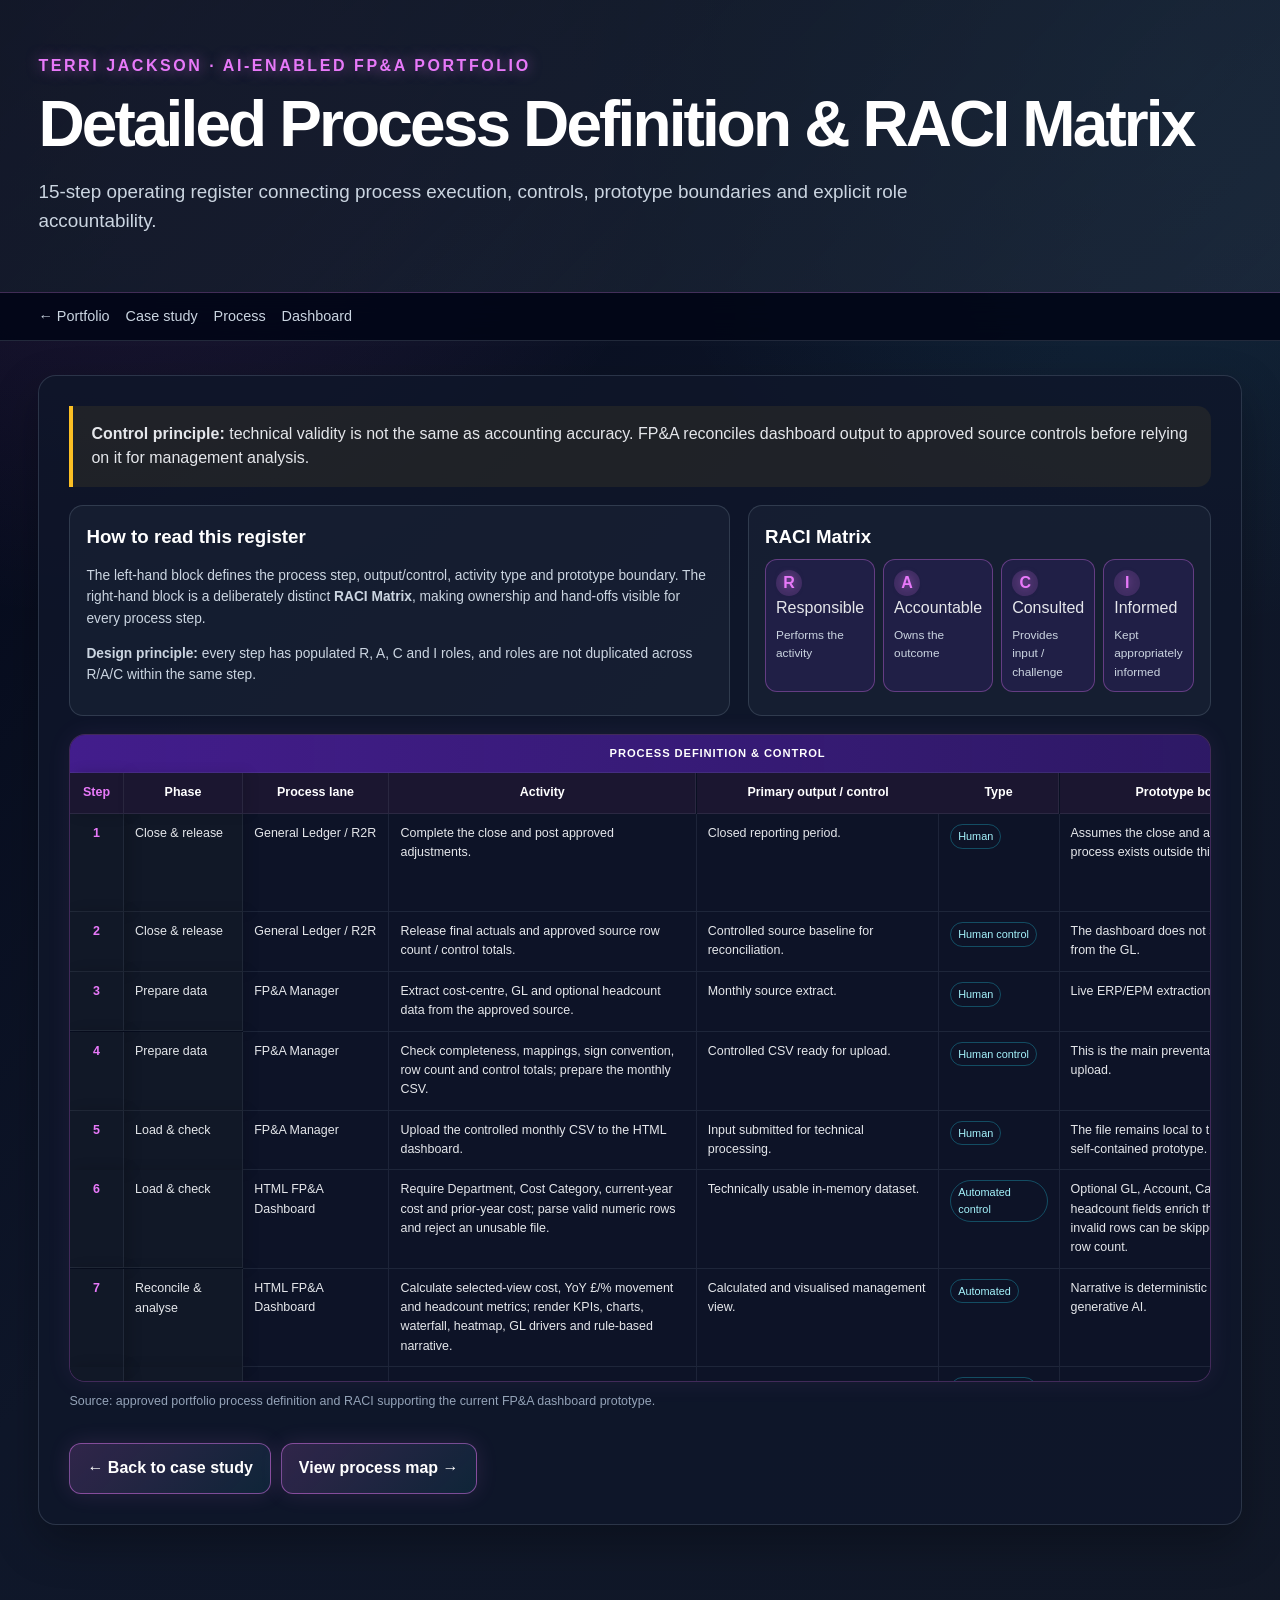
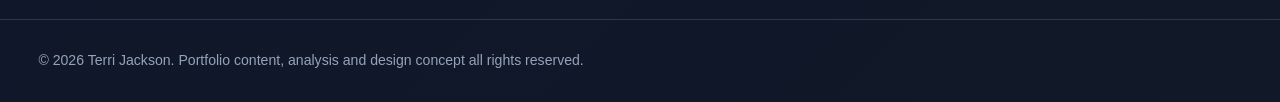
<file: fpa-process-raci.html>
<!doctype html><html lang="en"><head><meta charset="utf-8"><meta name="viewport" content="width=device-width,initial-scale=1"><title>Detailed Process Definition & RACI Matrix</title><style>:root{--bg:#020617;--panel:rgba(15,23,42,.82);--panel2:rgba(30,41,59,.55);--text:#e5e7eb;--muted:#aebbd0;--pink:#e879f9;--cyan:#22d3ee;--green:#86efac;--line:rgba(148,163,184,.22);--amber:#fbbf24}*{box-sizing:border-box}html{scroll-behavior:smooth}body{margin:0;font-family:Arial,Helvetica,sans-serif;background:radial-gradient(circle at 8% 0%,rgba(232,121,249,.15),transparent 30%),radial-gradient(circle at 92% 4%,rgba(34,211,238,.10),transparent 28%),linear-gradient(135deg,#020617,#0f172a 48%,#111827);color:var(--text);line-height:1.55}.wrap{width:min(1240px,94%);margin:auto}.hero{padding:54px 0 38px;border-bottom:1px solid rgba(232,121,249,.22);background:linear-gradient(135deg,rgba(17,24,39,.90),rgba(30,41,59,.72))}.eyebrow{text-transform:uppercase;letter-spacing:.16em;color:var(--pink);font-weight:800;text-shadow:0 0 14px rgba(232,121,249,.55);margin:0 0 12px}.hero h1{font-size:clamp(2.15rem,5vw,4rem);line-height:1.05;letter-spacing:-.045em;margin:.1em 0;color:#fff}.lead{font-size:1.18rem;color:#cbd5e1;max-width:940px}nav{position:sticky;top:0;z-index:8;background:rgba(2,6,23,.9);backdrop-filter:blur(12px);border-bottom:1px solid var(--line)}nav .wrap{display:flex;gap:16px;align-items:center;padding:12px 0;overflow:auto}nav a{text-decoration:none;color:#cbd5e1;white-space:nowrap;font-size:.9rem}nav a:hover{color:var(--pink)}main{padding:34px 0 70px}.section{background:var(--panel);border:1px solid var(--line);border-radius:18px;padding:clamp(20px,3vw,30px);margin-bottom:24px;box-shadow:0 18px 45px rgba(0,0,0,.28)}.callout{border-left:4px solid var(--amber);background:rgba(251,191,36,.07);padding:16px 18px;border-radius:0 14px 14px 0;margin:0 0 18px}.intro-grid{display:grid;grid-template-columns:1.2fr .8fr;gap:18px;margin:18px 0}.intro-card{border:1px solid var(--line);background:rgba(30,41,59,.48);border-radius:14px;padding:16px}.intro-card h3{margin:0 0 8px;color:#fff}.raci-legend{display:grid;grid-template-columns:repeat(4,1fr);gap:8px}.raci-chip{border:1px solid rgba(232,121,249,.34);border-radius:12px;padding:10px;background:rgba(109,40,217,.13)}.raci-chip b{display:inline-flex;width:26px;height:26px;align-items:center;justify-content:center;border-radius:50%;margin-right:6px;background:rgba(232,121,249,.16);color:var(--pink);text-shadow:0 0 8px rgba(232,121,249,.5)}.raci-chip span{display:block;color:#cbd5e1;font-size:.74rem;margin-top:5px}.design-rule{color:#cbd5e1;font-size:.86rem}.register-shell{overflow:auto;max-height:72vh;border:1px solid rgba(232,121,249,.26);border-radius:16px;background:rgba(2,6,23,.35);box-shadow:0 0 26px rgba(232,121,249,.07)}table{border-collapse:separate;border-spacing:0;min-width:1900px;width:100%;font-size:.78rem}th,td{vertical-align:top;padding:10px 11px;border-right:1px solid rgba(148,163,184,.12);border-bottom:1px solid rgba(148,163,184,.13);background:rgba(15,23,42,.6)}thead th{position:sticky;top:0;z-index:5;color:#fff;font-weight:800;background:#24143d}thead tr.group-head th{top:0;text-transform:uppercase;letter-spacing:.08em;font-size:.7rem;text-align:center;padding:10px}.process-group{background:linear-gradient(90deg,rgba(109,40,217,.58),rgba(109,40,217,.34))!important}.raci-group{background:linear-gradient(90deg,rgba(190,24,93,.44),rgba(109,40,217,.58))!important;color:#fff!important;text-shadow:0 0 10px rgba(232,121,249,.35)}thead tr.col-head th{top:35px;background:#1b1630}.raci-head{background:#341642!important;color:#f5d0fe!important;text-align:center!important}.raci-start{border-left:3px solid rgba(232,121,249,.65)!important}.raci-cell{background:linear-gradient(180deg,rgba(87,28,100,.20),rgba(30,41,59,.64));text-align:center;font-weight:700;color:#f3e8ff}.raci-cell.raci-start{box-shadow:inset 8px 0 16px -14px rgba(232,121,249,.8)}tbody tr:hover td{background-color:rgba(255,255,255,.035)}tbody tr:hover .raci-cell{background-color:rgba(232,121,249,.08)}.step-col{position:sticky;left:0;z-index:4;width:54px;min-width:54px;text-align:center;font-weight:900;color:var(--pink);background:#111827!important;box-shadow:5px 0 12px rgba(0,0,0,.18)}thead .step-col{z-index:7;background:#1b1630!important}.phase-col{position:sticky;left:54px;z-index:3;min-width:118px;background:#111827!important;box-shadow:5px 0 12px rgba(0,0,0,.12)}thead .phase-col{z-index:7;background:#1b1630!important}.lane-col{min-width:145px}.activity-col{min-width:280px}.output-col{min-width:230px}.type-col{min-width:120px}.boundary-col{min-width:280px}.raci-col{min-width:150px;max-width:170px}.type-pill{display:inline-block;padding:3px 7px;border:1px solid rgba(34,211,238,.3);border-radius:999px;color:#a5f3fc;font-size:.68rem}.button{display:inline-block;text-decoration:none;margin-top:14px;padding:12px 17px;border:1px solid rgba(232,121,249,.48);border-radius:12px;color:#fff;background:linear-gradient(135deg,rgba(232,121,249,.16),rgba(34,211,238,.08));box-shadow:0 0 22px rgba(232,121,249,.12);font-weight:700}.buttons{display:flex;flex-wrap:wrap;gap:10px;margin-top:18px}.source-note{color:#94a3b8;font-size:.78rem;margin-top:10px}footer{padding:30px 0;border-top:1px solid var(--line);color:#94a3b8;font-size:.88rem}@media(max-width:900px){.intro-grid{grid-template-columns:1fr}.raci-legend{grid-template-columns:repeat(2,1fr)}} </style><script data-goatcounter="https://terrijackson.goatcounter.com/count" async src="//gc.zgo.at/count.js"></script></head><body><header class="hero"><div class="wrap"><p class="eyebrow">Terri Jackson · AI-enabled FP&amp;A Portfolio</p><h1>Detailed Process Definition & RACI Matrix</h1><p class="lead">15-step operating register connecting process execution, controls, prototype boundaries and explicit role accountability.</p></div></header><nav><div class="wrap"><a href="index.html">← Portfolio</a><a href="fpa-cockpit-case-study.html">Case study</a><a href="fpa-monthly-process.html">Process</a><a href="costcentre_expense_yoy_dashboard.html">Dashboard</a></div></nav><main><div class="wrap"><section class="section"><div class="callout"><b>Control principle:</b> technical validity is not the same as accounting accuracy. FP&amp;A reconciles dashboard output to approved source controls before relying on it for management analysis.</div><div class="intro-grid"><div class="intro-card"><h3>How to read this register</h3><p class="design-rule">The left-hand block defines the process step, output/control, activity type and prototype boundary. The right-hand block is a deliberately distinct <b>RACI Matrix</b>, making ownership and hand-offs visible for every process step.</p><p class="design-rule"><b>Design principle:</b> every step has populated R, A, C and I roles, and roles are not duplicated across R/A/C within the same step.</p></div><div class="intro-card"><h3>RACI Matrix</h3><div class="raci-legend"><div class="raci-chip"><b>R</b>Responsible<span>Performs the activity</span></div><div class="raci-chip"><b>A</b>Accountable<span>Owns the outcome</span></div><div class="raci-chip"><b>C</b>Consulted<span>Provides input / challenge</span></div><div class="raci-chip"><b>I</b>Informed<span>Kept appropriately informed</span></div></div></div></div><div class="register-shell"><table><thead><tr class="group-head"><th class="process-group" colspan="7">Process Definition & Control</th><th class="raci-group raci-start" colspan="4">RACI Matrix</th></tr><tr class="col-head"><th class="step-col">Step</th><th class="phase-col">Phase</th><th class="lane-col">Process lane</th><th class="activity-col">Activity</th><th class="output-col">Primary output / control</th><th class="type-col">Type</th><th class="boundary-col">Prototype boundary / note</th><th class="raci-head raci-start raci-col">R · Responsible</th><th class="raci-head raci-col">A · Accountable</th><th class="raci-head raci-col">C · Consulted</th><th class="raci-head raci-col">I · Informed</th></tr></thead><tbody><tr><td class="step-col">1</td><td class="phase-col">Close & release</td><td>General Ledger / R2R</td><td>Complete the close and post approved adjustments.</td><td>Closed reporting period.</td><td><span class="type-pill">Human</span></td><td>Assumes the close and adjustment approval process exists outside this prototype.</td><td class="raci-cell raci-start">GL/R2R team</td><td class="raci-cell">GL/R2R lead</td><td class="raci-cell">CC Budget Holder<br>FP&amp;A Manager<br>ERP Technical Support</td><td class="raci-cell">FP&amp;A team</td></tr><tr><td class="step-col">2</td><td class="phase-col">Close & release</td><td>General Ledger / R2R</td><td>Release final actuals and approved source row count / control totals.</td><td>Controlled source baseline for reconciliation.</td><td><span class="type-pill">Human control</span></td><td>The dashboard does not source actuals directly from the GL.</td><td class="raci-cell raci-start">GL/R2R team</td><td class="raci-cell">GL/R2R lead</td><td class="raci-cell">ERP Technical Support</td><td class="raci-cell">FP&amp;A team</td></tr><tr><td class="step-col">3</td><td class="phase-col">Prepare data</td><td>FP&amp;A Manager</td><td>Extract cost-centre, GL and optional headcount data from the approved source.</td><td>Monthly source extract.</td><td><span class="type-pill">Human</span></td><td>Live ERP/EPM extraction is not demonstrated.</td><td class="raci-cell raci-start">FP&amp;A Manager</td><td class="raci-cell">FP&amp;A Lead</td><td class="raci-cell">ERP Technical Support</td><td class="raci-cell">not required</td></tr><tr><td class="step-col">4</td><td class="phase-col">Prepare data</td><td>FP&amp;A Manager</td><td>Check completeness, mappings, sign convention, row count and control totals; prepare the monthly CSV.</td><td>Controlled CSV ready for upload.</td><td><span class="type-pill">Human control</span></td><td>This is the main preventative finance control before upload.</td><td class="raci-cell raci-start">FP&amp;A Manager</td><td class="raci-cell">FP&amp;A Lead</td><td class="raci-cell">Finance Systems Support</td><td class="raci-cell">not required</td></tr><tr><td class="step-col">5</td><td class="phase-col">Load & check</td><td>FP&amp;A Manager</td><td>Upload the controlled monthly CSV to the HTML dashboard.</td><td>Input submitted for technical processing.</td><td><span class="type-pill">Human</span></td><td>The file remains local to the browser in the current self-contained prototype.</td><td class="raci-cell raci-start">FP&amp;A Manager</td><td class="raci-cell">FP&amp;A Lead</td><td class="raci-cell">Finance Systems Support</td><td class="raci-cell">not required</td></tr><tr><td class="step-col">6</td><td class="phase-col">Load & check</td><td>HTML FP&amp;A Dashboard</td><td>Require Department, Cost Category, current-year cost and prior-year cost; parse valid numeric rows and reject an unusable file.</td><td>Technically usable in-memory dataset.</td><td><span class="type-pill">Automated control</span></td><td>Optional GL, Account, Category Short and headcount fields enrich the output. Individual invalid rows can be skipped, so FP&amp;A must check row count.</td><td class="raci-cell raci-start">FP&amp;A Manager</td><td class="raci-cell">FP&amp;A Lead</td><td class="raci-cell">Finance Systems Support</td><td class="raci-cell">not required</td></tr><tr><td class="step-col">7</td><td class="phase-col">Reconcile & analyse</td><td>HTML FP&amp;A Dashboard</td><td>Calculate selected-view cost, YoY £/% movement and headcount metrics; render KPIs, charts, waterfall, heatmap, GL drivers and rule-based narrative.</td><td>Calculated and visualised management view.</td><td><span class="type-pill">Automated</span></td><td>Narrative is deterministic JavaScript, not live generative AI.</td><td class="raci-cell raci-start">FP&amp;A Manager</td><td class="raci-cell">FP&amp;A Lead</td><td class="raci-cell">Finance Systems Support</td><td class="raci-cell">not required</td></tr><tr><td class="step-col">8</td><td class="phase-col">Reconcile & analyse</td><td>FP&amp;A Manager</td><td>Reconcile loaded row count, totals and representative drill-downs to approved source controls.</td><td>Finance reconciliation passed before analysis.</td><td><span class="type-pill">Human control</span></td><td>A technical upload success does not prove accounting accuracy or completeness.</td><td class="raci-cell raci-start">FP&amp;A Manager</td><td class="raci-cell">FP&amp;A Lead</td><td class="raci-cell">Finance Systems Support</td><td class="raci-cell">not required</td></tr><tr><td class="step-col">9</td><td class="phase-col">Explain & challenge</td><td>FP&amp;A Manager</td><td>Use filters, driver sort and presentation lens to investigate material movements and form initial hypotheses.</td><td>Prioritised driver questions.</td><td><span class="type-pill">Human judgement</span></td><td>The dashboard refreshes the selected views; FP&amp;A interprets them.</td><td class="raci-cell raci-start">FP&amp;A Manager</td><td class="raci-cell">FP&amp;A Lead</td><td class="raci-cell">GL/R2R Team</td><td class="raci-cell">not required</td></tr><tr><td class="step-col">10</td><td class="phase-col">Explain & challenge</td><td>Cost-centre Budget Holder</td><td>Explain material movements and provide operational evidence.</td><td>Evidence-based explanation of volume, price, timing, headcount, scope and one-offs.</td><td><span class="type-pill">Human judgement</span></td><td>The dashboard cannot verify the operational explanation.</td><td class="raci-cell raci-start">CC Budget Holder</td><td class="raci-cell">Budget owner</td><td class="raci-cell">GL/R2R Team</td><td class="raci-cell">FP&amp;A Lead</td></tr><tr><td class="step-col">11</td><td class="phase-col">Finalise story</td><td>FP&amp;A Manager</td><td>Challenge explanations and assess forecast, risk and decision implications.</td><td>Validated management interpretation and decision request.</td><td><span class="type-pill">Human judgement</span></td><td>Requires finance and commercial context outside the source file.</td><td class="raci-cell raci-start">FP&amp;A Manager</td><td class="raci-cell">FP&amp;A Lead</td><td class="raci-cell">CC Budget Holder</td><td class="raci-cell">CFO / Finance Leadership</td></tr><tr><td class="step-col">12</td><td class="phase-col">Finalise story</td><td>Cost-centre Budget Holder</td><td>Agree actions, named owners and due dates with FP&amp;A.</td><td>Accountable action set.</td><td><span class="type-pill">Human approval</span></td><td>Action workflow is external to the current prototype.</td><td class="raci-cell raci-start">CC Budget Holder</td><td class="raci-cell">Budget owner</td><td class="raci-cell">FP&amp;A Manager</td><td class="raci-cell">FP&amp;A Lead</td></tr><tr><td class="step-col">13</td><td class="phase-col">Review & decide</td><td>FP&amp;A Manager</td><td>Finalise the reviewed management story, risks, actions and decisions required; use Print / PDF for presentation output.</td><td>Decision-focused management pack / PDF.</td><td><span class="type-pill">Human control</span></td><td>The dashboard supports browser printing; a formally controlled pack-production workflow is not demonstrated.</td><td class="raci-cell raci-start">FP&amp;A Manager</td><td class="raci-cell">FP&amp;A Lead</td><td class="raci-cell">CC Budget Holder</td><td class="raci-cell">CFO / Finance Leadership</td></tr><tr><td class="step-col">14</td><td class="phase-col">Review & decide</td><td>CFO / Finance Leadership</td><td>Review the story, challenge priorities, and decide or approve actions.</td><td>Confirmed decisions, ownership and escalation.</td><td><span class="type-pill">Human decision</span></td><td>No automated approval or autonomous decision-making is implied.</td><td class="raci-cell raci-start">CFO / Finance Leadership</td><td class="raci-cell">FP&amp;A Manager</td><td class="raci-cell">GL/R2R Team<br>CC Budget Holder</td><td class="raci-cell">FP&amp;A Lead</td></tr><tr><td class="step-col">15</td><td class="phase-col">Follow through</td><td>FP&amp;A Manager</td><td>Record decisions and actions; update forecast or external action tracker; carry open items into the next cycle.</td><td>Closed management loop and updated forward view.</td><td><span class="type-pill">Human</span></td><td>Forecast update and action tracking sit outside the current dashboard.</td><td class="raci-cell raci-start">FP&amp;A Manager</td><td class="raci-cell">FP&amp;A Lead</td><td class="raci-cell">CFO / Finance Leadership</td><td class="raci-cell">CC Budget Holder</td></tr></tbody></table></div><p class="source-note">Source: approved portfolio process definition and RACI supporting the current FP&amp;A dashboard prototype.</p><div class="buttons"><a class="button" href="fpa-cockpit-case-study.html">← Back to case study</a><a class="button" href="fpa-monthly-process.html">View process map →</a></div></section></div></main><footer><div class="wrap">© 2026 Terri Jackson. Portfolio content, analysis and design concept all rights reserved.</div></footer></body></html>
</file>
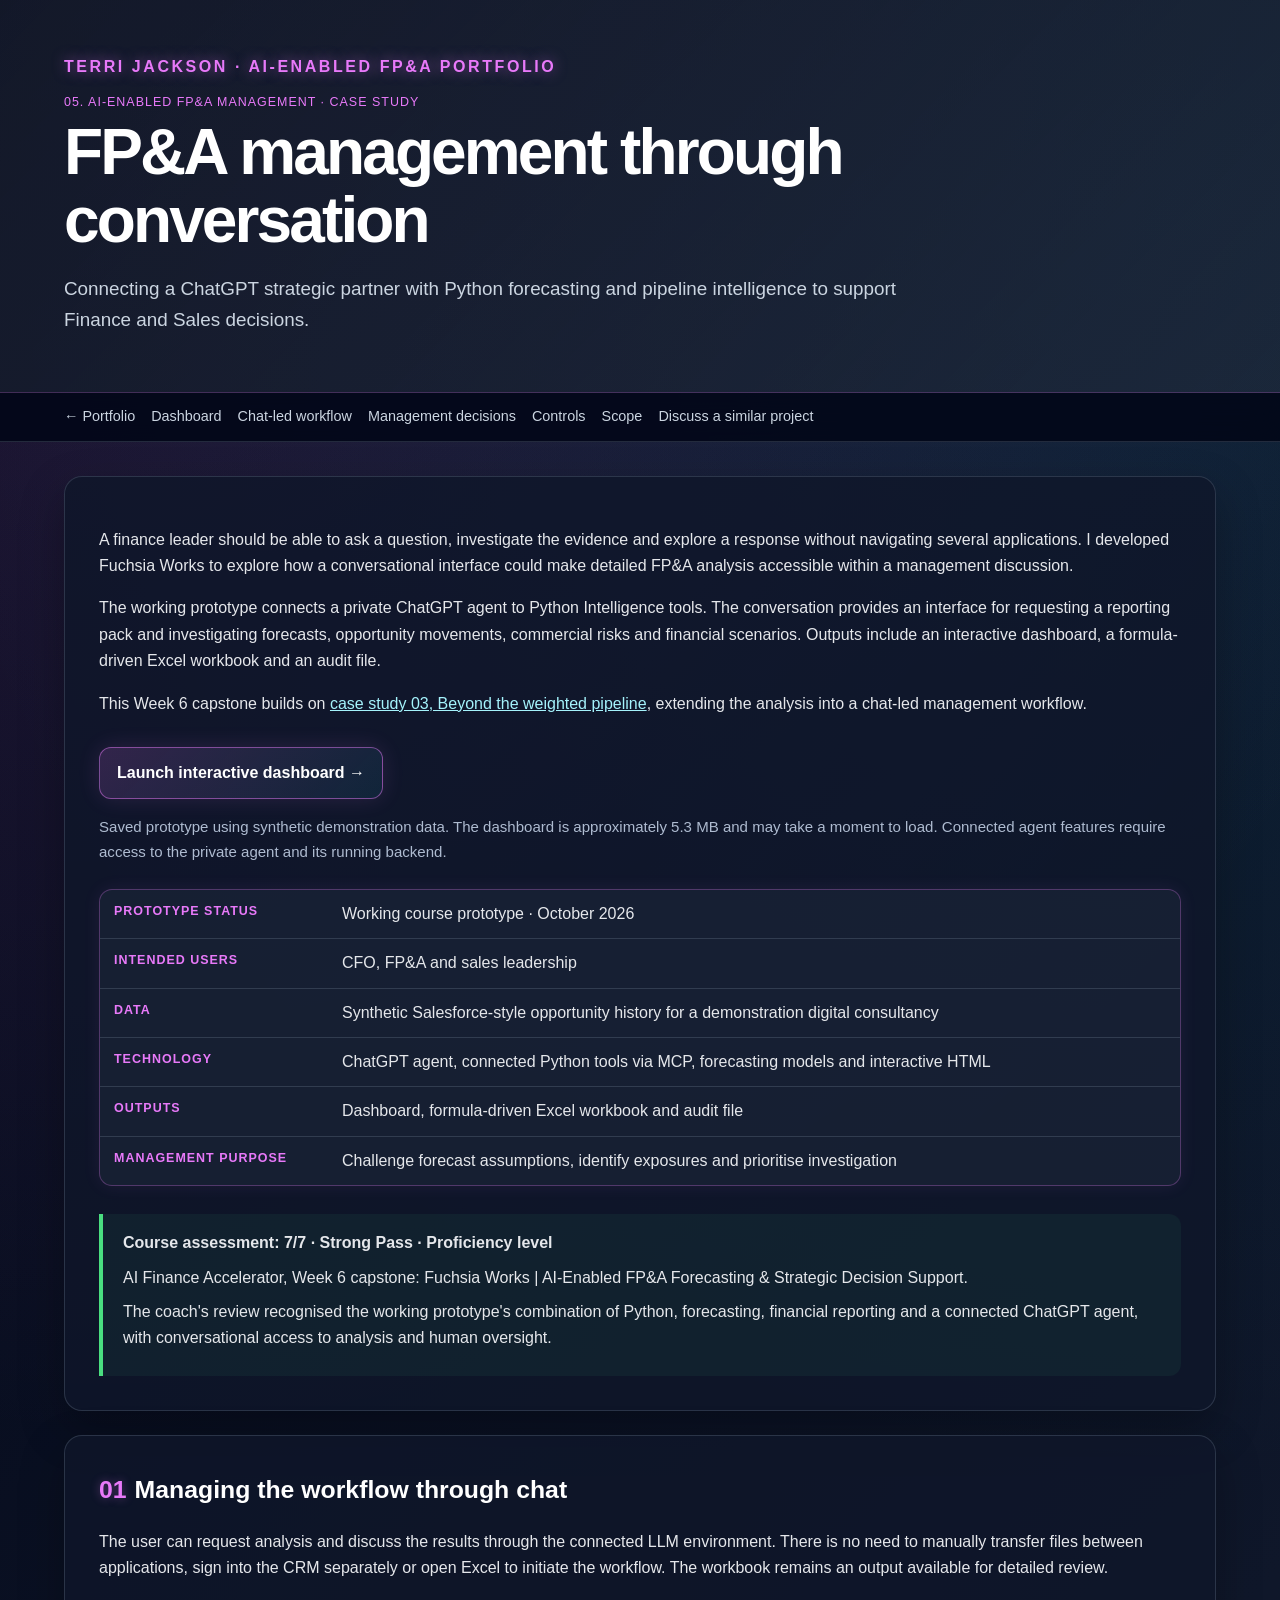
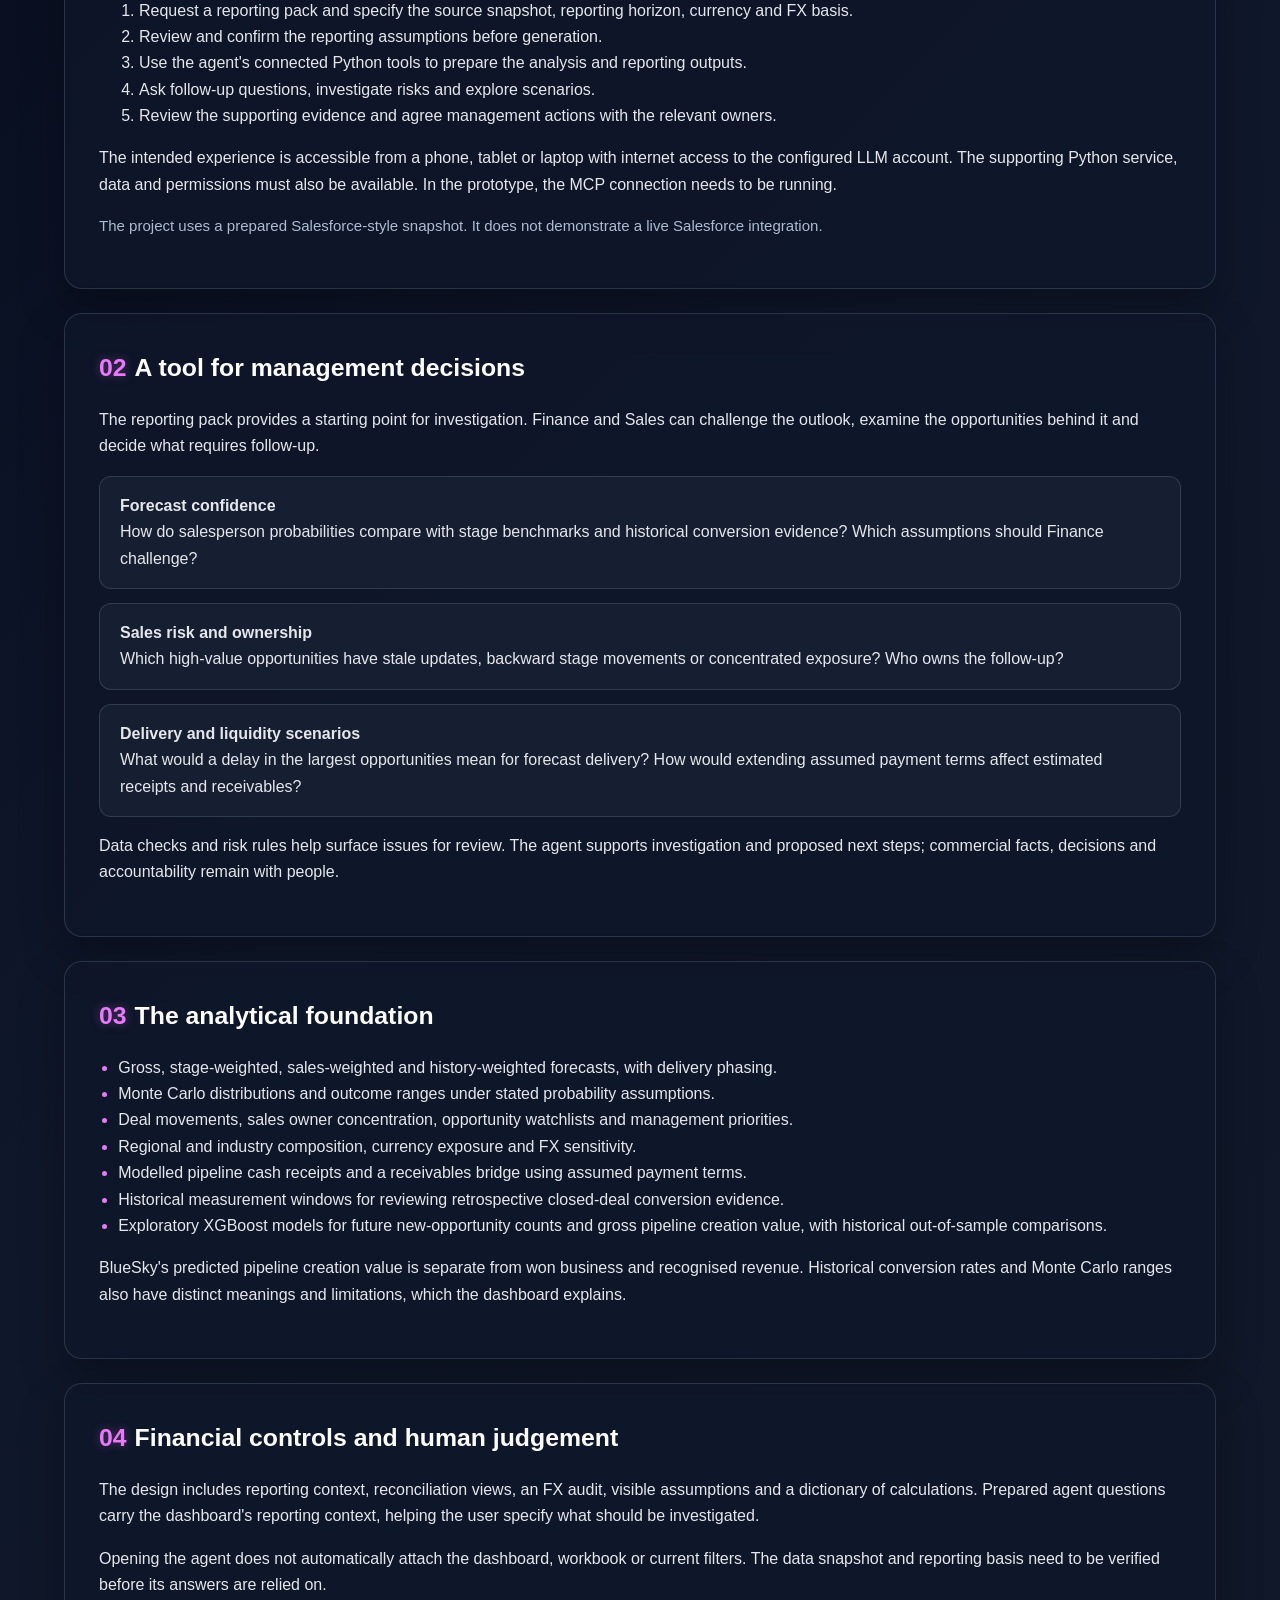
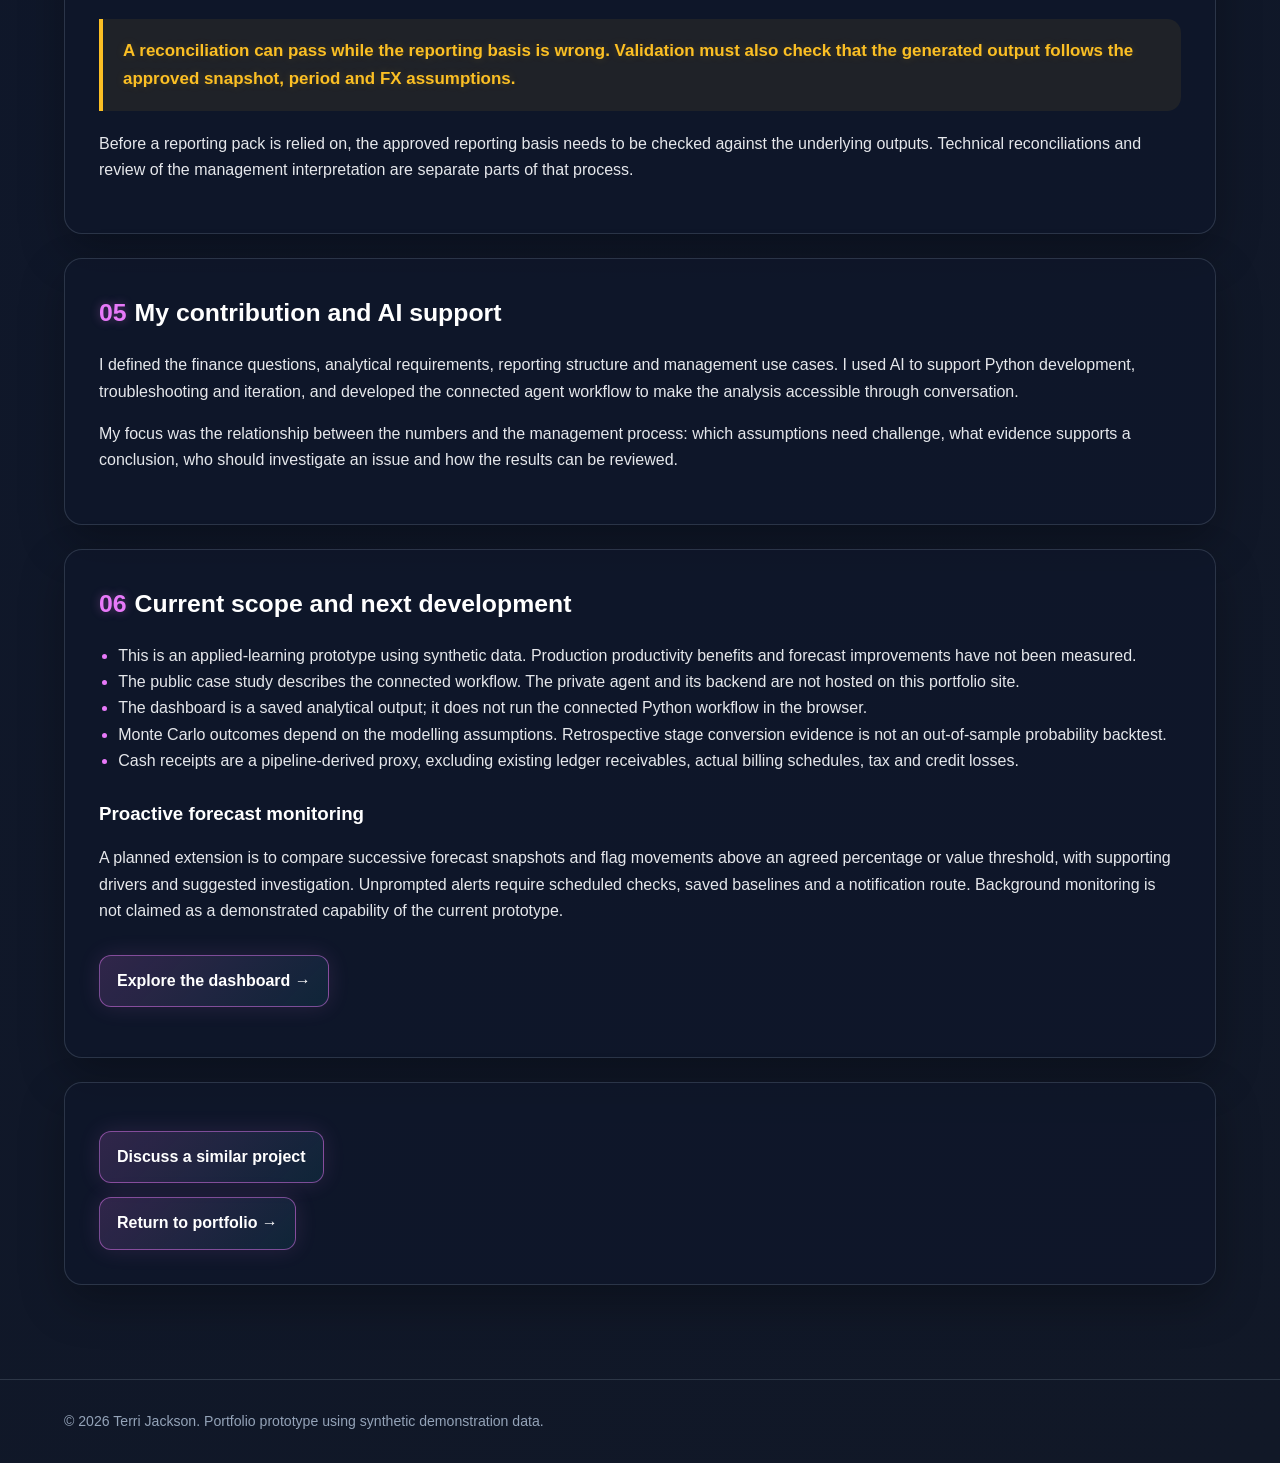
<file: fuchsia-strategic-partner-case-study.html>
<!doctype html>
<html lang="en-GB">
<head>
<meta charset="utf-8"><meta name="viewport" content="width=device-width, initial-scale=1">
<title>FP&amp;A management through conversation | Terri Jackson</title>
<meta name="description" content="Fuchsia Works: a working FP&A prototype connecting a ChatGPT agent with Python forecasting, pipeline risk analysis and financial reporting.">
<link rel="stylesheet" href="case-study.css">
<style>.section a:not(.button){color:#a5f3fc}.example{border:1px solid var(--line);border-radius:12px;padding:16px 20px;background:var(--panel2);margin:14px 0}.example p{margin:0}.scope{color:var(--muted);font-size:.94rem}</style>
</head>
<body>
<header class="hero"><div class="wrap">
<p class="eyebrow">Terri Jackson · AI-enabled FP&amp;A Portfolio</p>
<p class="label">05. AI-ENABLED FP&amp;A MANAGEMENT · CASE STUDY</p>
<h1>FP&amp;A management through conversation</h1>
<p class="lead">Connecting a ChatGPT strategic partner with Python forecasting and pipeline intelligence to support Finance and Sales decisions.</p>
</div></header>
<nav aria-label="Case study navigation"><div class="wrap"><a href="index.html">← Portfolio</a><a href="fuchsia-board-intelligence-dashboard.html" target="_blank" rel="noopener noreferrer">Dashboard</a><a href="#workflow">Chat-led workflow</a><a href="#management">Management decisions</a><a href="#controls">Controls</a><a href="#scope">Scope</a><a href="#discuss">Discuss a similar project</a></div></nav>
<main><div class="wrap">
<section class="section">
<p>A finance leader should be able to ask a question, investigate the evidence and explore a response without navigating several applications. I developed Fuchsia Works to explore how a conversational interface could make detailed FP&amp;A analysis accessible within a management discussion.</p>
<p>The working prototype connects a private ChatGPT agent to Python Intelligence tools. The conversation provides an interface for requesting a reporting pack and investigating forecasts, opportunity movements, commercial risks and financial scenarios. Outputs include an interactive dashboard, a formula-driven Excel workbook and an audit file.</p>
<p>This Week 6 capstone builds on <a href="sales-pipeline-case-study.html">case study 03, Beyond the weighted pipeline</a>, extending the analysis into a chat-led management workflow.</p>
<p><a class="button" href="fuchsia-board-intelligence-dashboard.html" target="_blank" rel="noopener noreferrer">Launch interactive dashboard →</a></p>
<p class="scope">Saved prototype using synthetic demonstration data. The dashboard is approximately 5.3 MB and may take a moment to load. Connected agent features require access to the private agent and its running backend.</p>
<div class="meta">
<div><b>Prototype status</b>Working course prototype · October 2026</div>
<div><b>Intended users</b>CFO, FP&amp;A and sales leadership</div>
<div><b>Data</b>Synthetic Salesforce-style opportunity history for a demonstration digital consultancy</div>
<div><b>Technology</b>ChatGPT agent, connected Python tools via MCP, forecasting models and interactive HTML</div>
<div><b>Outputs</b>Dashboard, formula-driven Excel workbook and audit file</div>
<div><b>Management purpose</b>Challenge forecast assumptions, identify exposures and prioritise investigation</div>
</div>
<aside class="assessment" aria-label="Course assessment"><p><strong>Course assessment: 7/7 · Strong Pass · Proficiency level</strong></p><p>AI Finance Accelerator, Week 6 capstone: Fuchsia Works | AI-Enabled FP&amp;A Forecasting &amp; Strategic Decision Support.</p><p>The coach's review recognised the working prototype's combination of Python, forecasting, financial reporting and a connected ChatGPT agent, with conversational access to analysis and human oversight.</p></aside>
</section>
<section class="section" id="workflow">
<h2><span class="num">01</span>Managing the workflow through chat</h2>
<p>The user can request analysis and discuss the results through the connected LLM environment. There is no need to manually transfer files between applications, sign into the CRM separately or open Excel to initiate the workflow. The workbook remains an output available for detailed review.</p>
<ol class="clean"><li>Request a reporting pack and specify the source snapshot, reporting horizon, currency and FX basis.</li><li>Review and confirm the reporting assumptions before generation.</li><li>Use the agent's connected Python tools to prepare the analysis and reporting outputs.</li><li>Ask follow-up questions, investigate risks and explore scenarios.</li><li>Review the supporting evidence and agree management actions with the relevant owners.</li></ol>
<p>The intended experience is accessible from a phone, tablet or laptop with internet access to the configured LLM account. The supporting Python service, data and permissions must also be available. In the prototype, the MCP connection needs to be running.</p>
<p class="scope">The project uses a prepared Salesforce-style snapshot. It does not demonstrate a live Salesforce integration.</p>
</section>
<section class="section" id="management">
<h2><span class="num">02</span>A tool for management decisions</h2>
<p>The reporting pack provides a starting point for investigation. Finance and Sales can challenge the outlook, examine the opportunities behind it and decide what requires follow-up.</p>
<div class="example"><p><strong>Forecast confidence</strong><br>How do salesperson probabilities compare with stage benchmarks and historical conversion evidence? Which assumptions should Finance challenge?</p></div>
<div class="example"><p><strong>Sales risk and ownership</strong><br>Which high-value opportunities have stale updates, backward stage movements or concentrated exposure? Who owns the follow-up?</p></div>
<div class="example"><p><strong>Delivery and liquidity scenarios</strong><br>What would a delay in the largest opportunities mean for forecast delivery? How would extending assumed payment terms affect estimated receipts and receivables?</p></div>
<p>Data checks and risk rules help surface issues for review. The agent supports investigation and proposed next steps; commercial facts, decisions and accountability remain with people.</p>
</section>
<section class="section">
<h2><span class="num">03</span>The analytical foundation</h2>
<ul class="clean">
<li>Gross, stage-weighted, sales-weighted and history-weighted forecasts, with delivery phasing.</li>
<li>Monte Carlo distributions and outcome ranges under stated probability assumptions.</li>
<li>Deal movements, sales owner concentration, opportunity watchlists and management priorities.</li>
<li>Regional and industry composition, currency exposure and FX sensitivity.</li>
<li>Modelled pipeline cash receipts and a receivables bridge using assumed payment terms.</li>
<li>Historical measurement windows for reviewing retrospective closed-deal conversion evidence.</li>
<li>Exploratory XGBoost models for future new-opportunity counts and gross pipeline creation value, with historical out-of-sample comparisons.</li>
</ul>
<p>BlueSky's predicted pipeline creation value is separate from won business and recognised revenue. Historical conversion rates and Monte Carlo ranges also have distinct meanings and limitations, which the dashboard explains.</p>
</section>
<section class="section" id="controls">
<h2><span class="num">04</span>Financial controls and human judgement</h2>
<p>The design includes reporting context, reconciliation views, an FX audit, visible assumptions and a dictionary of calculations. Prepared agent questions carry the dashboard's reporting context, helping the user specify what should be investigated.</p>
<p>Opening the agent does not automatically attach the dashboard, workbook or current filters. The data snapshot and reporting basis need to be verified before its answers are relied on.</p>
<div class="callout control"><b>A reconciliation can pass while the reporting basis is wrong. Validation must also check that the generated output follows the approved snapshot, period and FX assumptions.</b></div>
<p>Before a reporting pack is relied on, the approved reporting basis needs to be checked against the underlying outputs. Technical reconciliations and review of the management interpretation are separate parts of that process.</p>
</section>
<section class="section">
<h2><span class="num">05</span>My contribution and AI support</h2>
<p>I defined the finance questions, analytical requirements, reporting structure and management use cases. I used AI to support Python development, troubleshooting and iteration, and developed the connected agent workflow to make the analysis accessible through conversation.</p>
<p>My focus was the relationship between the numbers and the management process: which assumptions need challenge, what evidence supports a conclusion, who should investigate an issue and how the results can be reviewed.</p>
</section>
<section class="section" id="scope">
<h2><span class="num">06</span>Current scope and next development</h2>
<ul class="clean">
<li>This is an applied-learning prototype using synthetic data. Production productivity benefits and forecast improvements have not been measured.</li>
<li>The public case study describes the connected workflow. The private agent and its backend are not hosted on this portfolio site.</li>
<li>The dashboard is a saved analytical output; it does not run the connected Python workflow in the browser.</li>
<li>Monte Carlo outcomes depend on the modelling assumptions. Retrospective stage conversion evidence is not an out-of-sample probability backtest.</li>
<li>Cash receipts are a pipeline-derived proxy, excluding existing ledger receivables, actual billing schedules, tax and credit losses.</li>
</ul>
<h3>Proactive forecast monitoring</h3>
<p>A planned extension is to compare successive forecast snapshots and flag movements above an agreed percentage or value threshold, with supporting drivers and suggested investigation. Unprompted alerts require scheduled checks, saved baselines and a notification route. Background monitoring is not claimed as a demonstrated capability of the current prototype.</p>
<p><a class="button" href="fuchsia-board-intelligence-dashboard.html" target="_blank" rel="noopener noreferrer">Explore the dashboard →</a></p>
</section>
<section class="section" id="discuss"><a class="button" href="https://www.linkedin.com/in/terrijackson/" target="_blank" rel="noopener noreferrer">Discuss a similar project</a><br><a class="button" href="index.html">Return to portfolio →</a></section>
</div></main>
<footer><div class="wrap">© 2026 Terri Jackson. Portfolio prototype using synthetic demonstration data.</div></footer>
<script data-goatcounter="https://terrijackson.goatcounter.com/count" async src="//gc.zgo.at/count.js"></script>
</body></html>
</file>
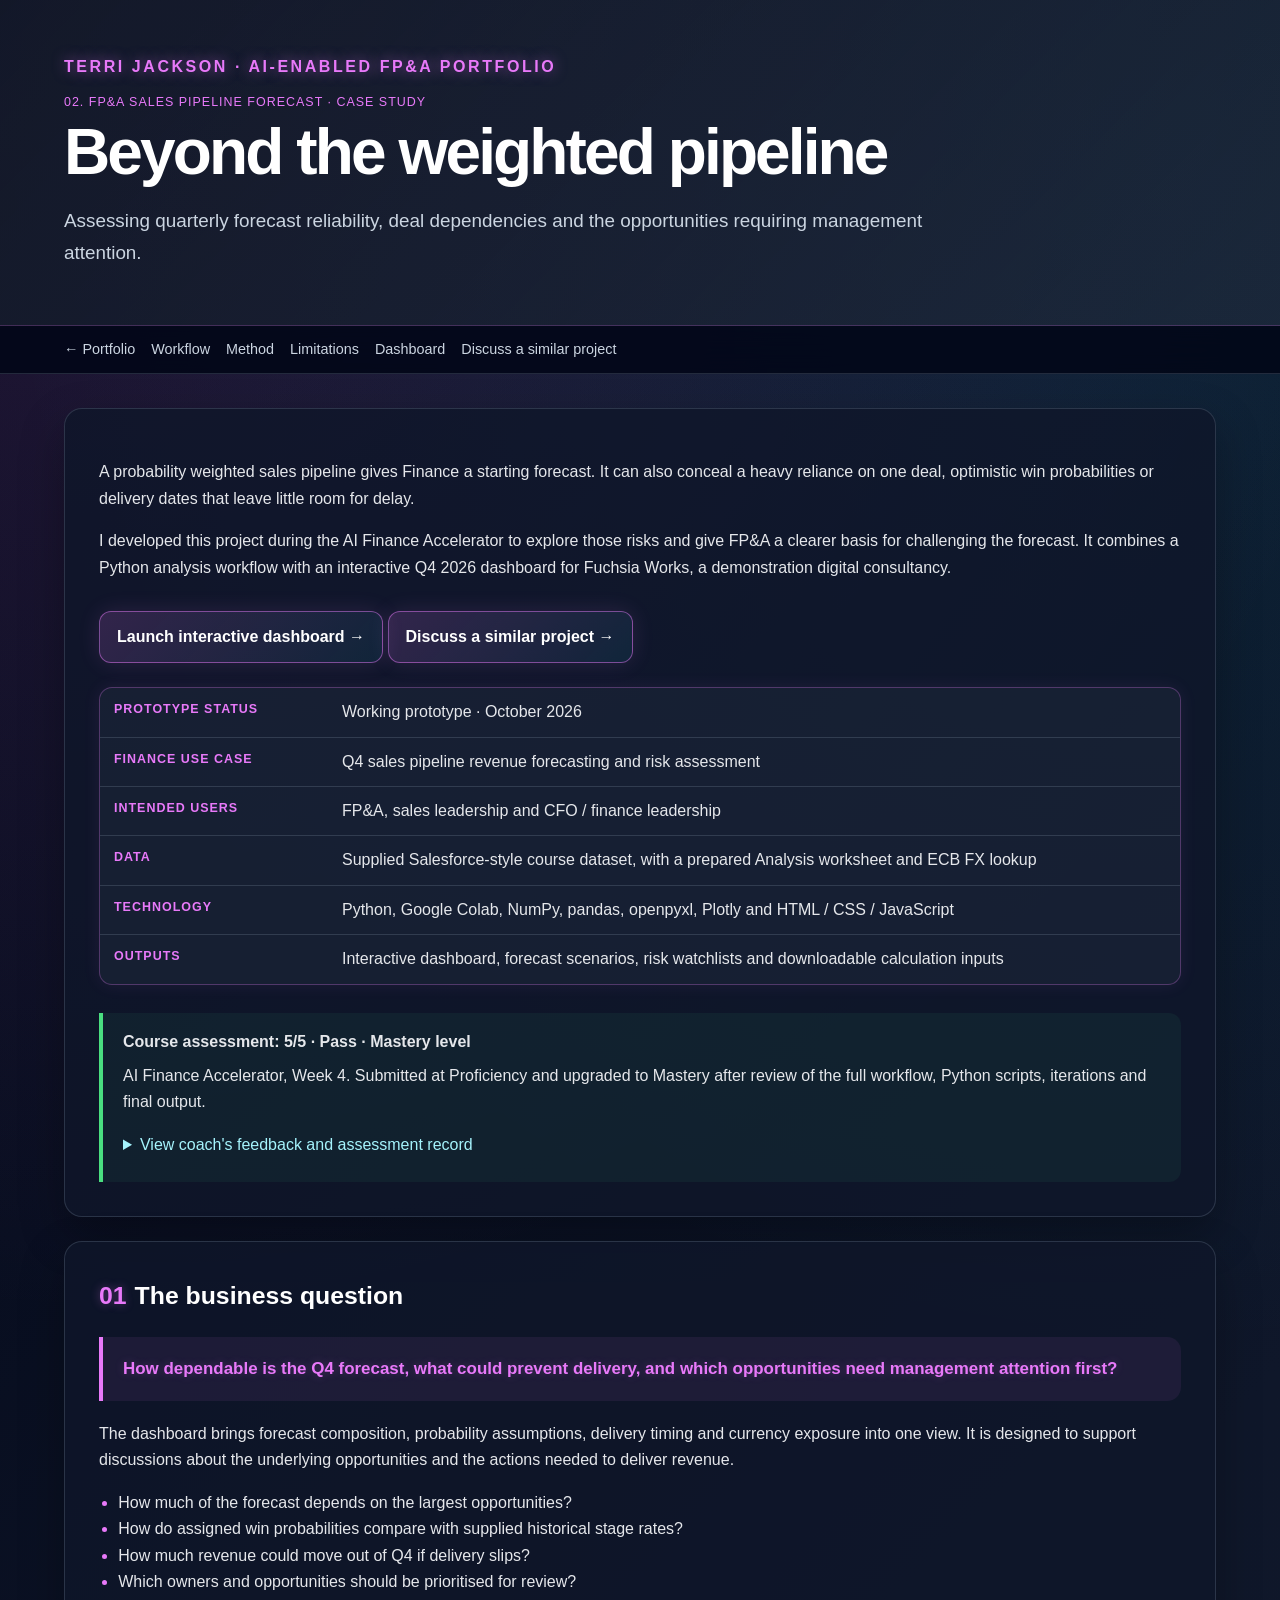
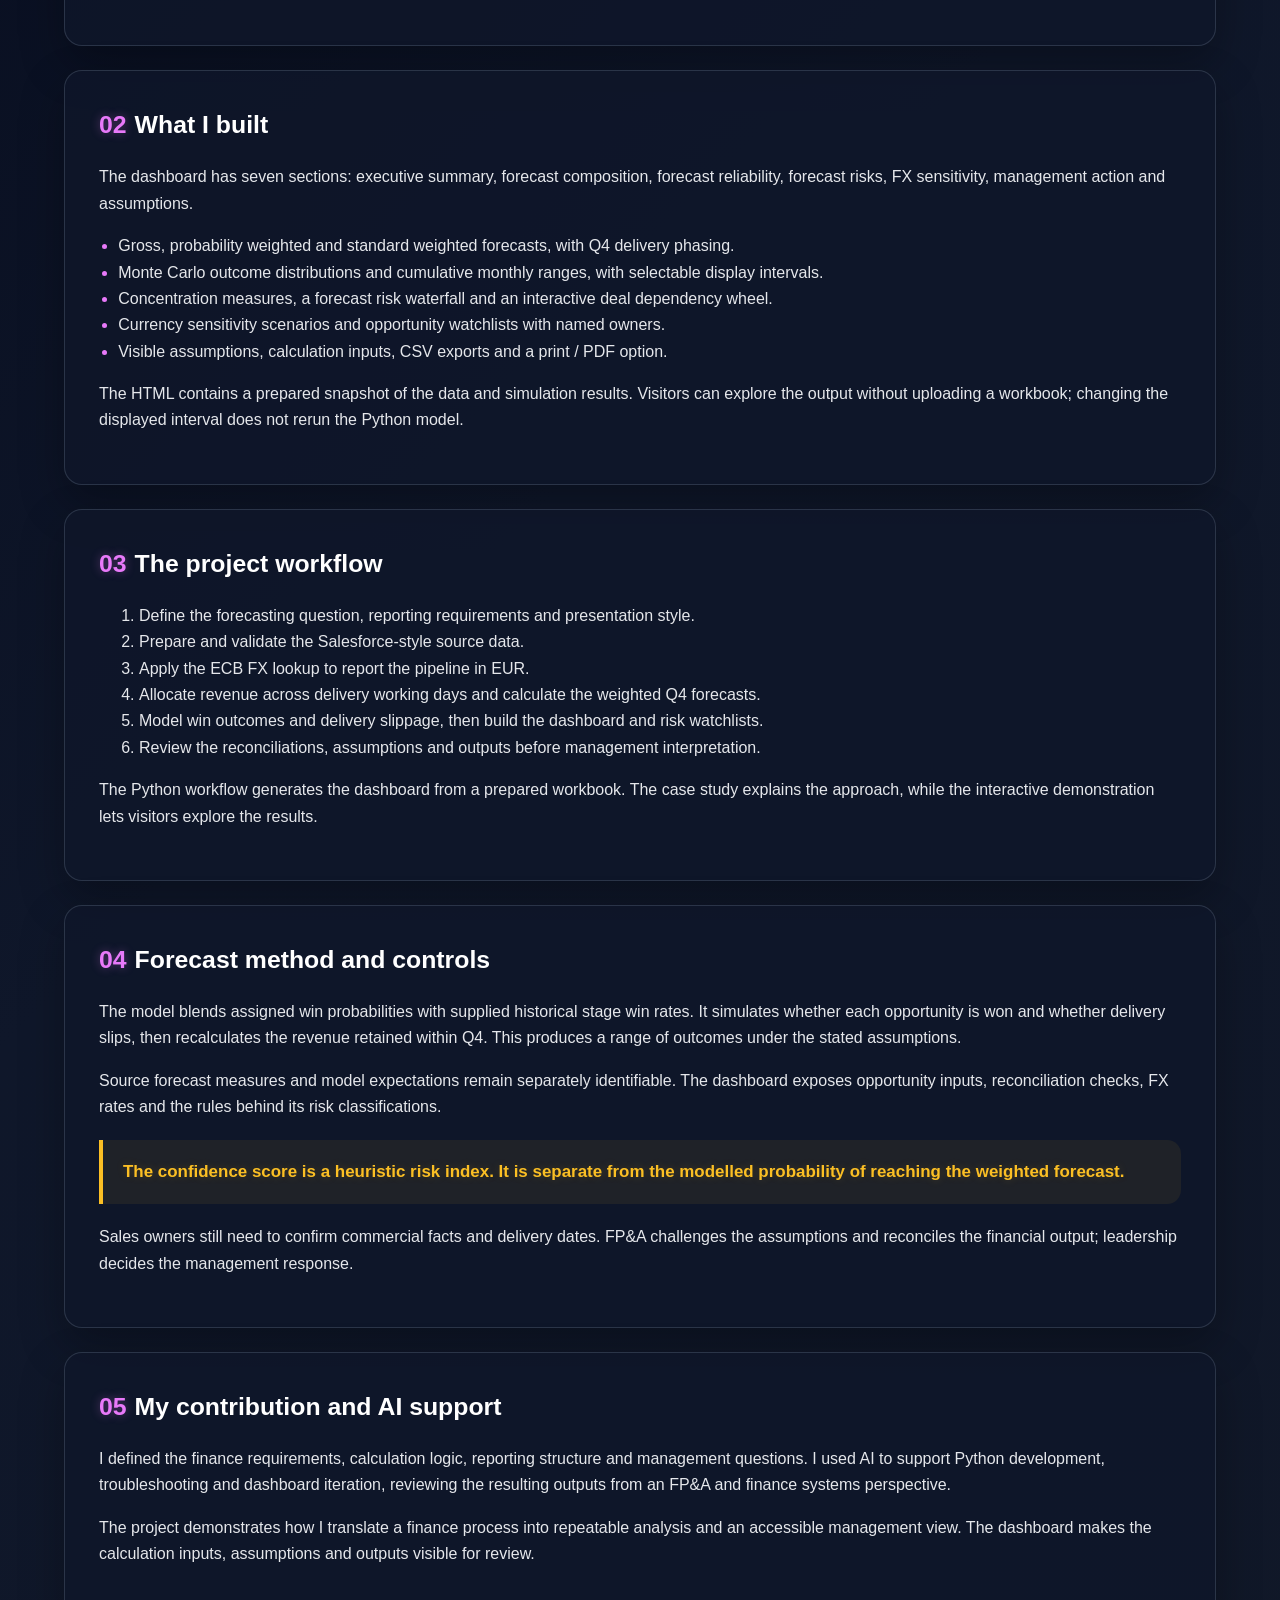
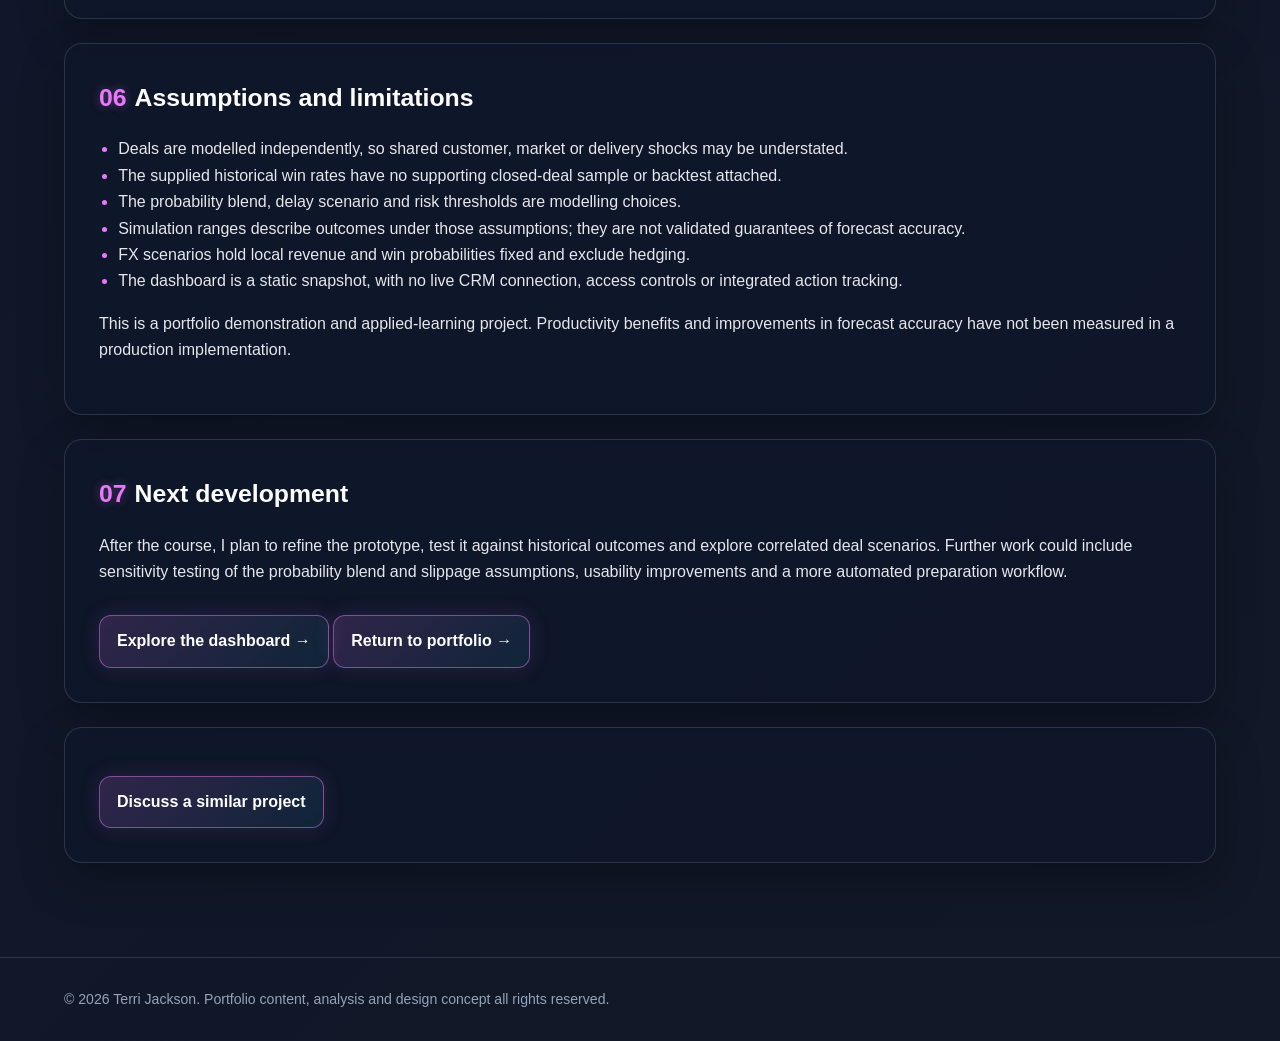
<file: sales-pipeline-case-study.html>
<!doctype html>
<html lang="en-GB">
<head>
  <meta charset="utf-8">
  <meta name="viewport" content="width=device-width, initial-scale=1">
  <title>Beyond the weighted pipeline | Terri Jackson</title>
  <meta name="description" content="An FP&A sales pipeline forecasting case study using Python, Monte Carlo scenarios, delivery risk and FX sensitivity.">
  <link rel="stylesheet" href="case-study.css">
</head>
<body>
<header class="hero">
  <div class="wrap">
    <p class="eyebrow">Terri Jackson · AI-enabled FP&amp;A Portfolio</p>
    <p class="label">02. FP&amp;A SALES PIPELINE FORECAST · CASE STUDY</p>
    <h1>Beyond the weighted pipeline</h1>
    <p class="lead">Assessing quarterly forecast reliability, deal dependencies and the opportunities requiring management attention.</p>
  </div>
</header>
<nav aria-label="Case study navigation">
  <div class="wrap">
    <a href="index.html">← Portfolio</a>
    <a href="#workflow">Workflow</a>
    <a href="#method">Method</a>
    <a href="#limitations">Limitations</a>
    <a href="fuchsia_works_q4_2026_board_dashboard.html">Dashboard</a>
    <a href="#discuss">Discuss a similar project</a>
  </div>
</nav>
<main>
  <div class="wrap">
    <section class="section">
      <p>A probability weighted sales pipeline gives Finance a starting forecast. It can also conceal a heavy reliance on one deal, optimistic win probabilities or delivery dates that leave little room for delay.</p>
      <p>I developed this project during the AI Finance Accelerator to explore those risks and give FP&amp;A a clearer basis for challenging the forecast. It combines a Python analysis workflow with an interactive Q4 2026 dashboard for Fuchsia Works, a demonstration digital consultancy.</p>
      <a class="button" href="fuchsia_works_q4_2026_board_dashboard.html">Launch interactive dashboard →</a>
      <a class="button" href="#discuss">Discuss a similar project →</a>
      <div class="meta">
        <div><b>Prototype status</b>Working prototype · October 2026</div>
        <div><b>Finance use case</b>Q4 sales pipeline revenue forecasting and risk assessment</div>
        <div><b>Intended users</b>FP&amp;A, sales leadership and CFO / finance leadership</div>
        <div><b>Data</b>Supplied Salesforce-style course dataset, with a prepared Analysis worksheet and ECB FX lookup</div>
        <div><b>Technology</b>Python, Google Colab, NumPy, pandas, openpyxl, Plotly and HTML / CSS / JavaScript</div>
        <div><b>Outputs</b>Interactive dashboard, forecast scenarios, risk watchlists and downloadable calculation inputs</div>
      </div>
      <aside class="assessment" aria-label="Course assessment">
        <p><strong>Course assessment: 5/5 · Pass · Mastery level</strong></p>
        <p>AI Finance Accelerator, Week 4. Submitted at Proficiency and upgraded to Mastery after review of the full workflow, Python scripts, iterations and final output.</p>
        <details><summary>View coach's feedback and assessment record</summary><img src="assets/sales-pipeline-project-assessment.png" width="762" height="230" loading="lazy" alt="Marianne Neuper's Week 4 feedback for Terri Jackson. Submitted at Proficiency and upgraded to Mastery after reviewing the workflow, Python scripts, iterations and final output. Result: Pass. Score: 5/5."></details>
      </aside>
    </section>

    <section class="section">
      <h2><span class="num">01</span>The business question</h2>
      <div class="callout"><b>How dependable is the Q4 forecast, what could prevent delivery, and which opportunities need management attention first?</b></div>
      <p>The dashboard brings forecast composition, probability assumptions, delivery timing and currency exposure into one view. It is designed to support discussions about the underlying opportunities and the actions needed to deliver revenue.</p>
      <ul class="clean">
        <li>How much of the forecast depends on the largest opportunities?</li>
        <li>How do assigned win probabilities compare with supplied historical stage rates?</li>
        <li>How much revenue could move out of Q4 if delivery slips?</li>
        <li>Which owners and opportunities should be prioritised for review?</li>
      </ul>
    </section>

    <section class="section">
      <h2><span class="num">02</span>What I built</h2>
      <p>The dashboard has seven sections: executive summary, forecast composition, forecast reliability, forecast risks, FX sensitivity, management action and assumptions.</p>
      <ul class="clean">
        <li>Gross, probability weighted and standard weighted forecasts, with Q4 delivery phasing.</li>
        <li>Monte Carlo outcome distributions and cumulative monthly ranges, with selectable display intervals.</li>
        <li>Concentration measures, a forecast risk waterfall and an interactive deal dependency wheel.</li>
        <li>Currency sensitivity scenarios and opportunity watchlists with named owners.</li>
        <li>Visible assumptions, calculation inputs, CSV exports and a print / PDF option.</li>
      </ul>
      <p>The HTML contains a prepared snapshot of the data and simulation results. Visitors can explore the output without uploading a workbook; changing the displayed interval does not rerun the Python model.</p>
    </section>

    <section class="section" id="workflow">
      <h2><span class="num">03</span>The project workflow</h2>
      <ol class="clean">
        <li>Define the forecasting question, reporting requirements and presentation style.</li>
        <li>Prepare and validate the Salesforce-style source data.</li>
        <li>Apply the ECB FX lookup to report the pipeline in EUR.</li>
        <li>Allocate revenue across delivery working days and calculate the weighted Q4 forecasts.</li>
        <li>Model win outcomes and delivery slippage, then build the dashboard and risk watchlists.</li>
        <li>Review the reconciliations, assumptions and outputs before management interpretation.</li>
      </ol>
      <p>The Python workflow generates the dashboard from a prepared workbook. The case study explains the approach, while the interactive demonstration lets visitors explore the results.</p>
    </section>

    <section class="section" id="method">
      <h2><span class="num">04</span>Forecast method and controls</h2>
      <p>The model blends assigned win probabilities with supplied historical stage win rates. It simulates whether each opportunity is won and whether delivery slips, then recalculates the revenue retained within Q4. This produces a range of outcomes under the stated assumptions.</p>
      <p>Source forecast measures and model expectations remain separately identifiable. The dashboard exposes opportunity inputs, reconciliation checks, FX rates and the rules behind its risk classifications.</p>
      <div class="callout control"><b>The confidence score is a heuristic risk index. It is separate from the modelled probability of reaching the weighted forecast.</b></div>
      <p>Sales owners still need to confirm commercial facts and delivery dates. FP&amp;A challenges the assumptions and reconciles the financial output; leadership decides the management response.</p>
    </section>

    <section class="section">
      <h2><span class="num">05</span>My contribution and AI support</h2>
      <p>I defined the finance requirements, calculation logic, reporting structure and management questions. I used AI to support Python development, troubleshooting and dashboard iteration, reviewing the resulting outputs from an FP&amp;A and finance systems perspective.</p>
      <p>The project demonstrates how I translate a finance process into repeatable analysis and an accessible management view. The dashboard makes the calculation inputs, assumptions and outputs visible for review.</p>
    </section>

    <section class="section" id="limitations">
      <h2><span class="num">06</span>Assumptions and limitations</h2>
      <ul class="clean">
        <li>Deals are modelled independently, so shared customer, market or delivery shocks may be understated.</li>
        <li>The supplied historical win rates have no supporting closed-deal sample or backtest attached.</li>
        <li>The probability blend, delay scenario and risk thresholds are modelling choices.</li>
        <li>Simulation ranges describe outcomes under those assumptions; they are not validated guarantees of forecast accuracy.</li>
        <li>FX scenarios hold local revenue and win probabilities fixed and exclude hedging.</li>
        <li>The dashboard is a static snapshot, with no live CRM connection, access controls or integrated action tracking.</li>
      </ul>
      <p>This is a portfolio demonstration and applied-learning project. Productivity benefits and improvements in forecast accuracy have not been measured in a production implementation.</p>
    </section>

    <section class="section">
      <h2><span class="num">07</span>Next development</h2>
      <p>After the course, I plan to refine the prototype, test it against historical outcomes and explore correlated deal scenarios. Further work could include sensitivity testing of the probability blend and slippage assumptions, usability improvements and a more automated preparation workflow.</p>
      <a class="button" href="fuchsia_works_q4_2026_board_dashboard.html">Explore the dashboard →</a>
      <a class="button" href="index.html">Return to portfolio →</a>
    </section>
    <section class="section" id="discuss"><a class="button" href="https://www.linkedin.com/in/terrijackson/" target="_blank" rel="noopener noreferrer">Discuss a similar project</a></section>
  </div>
</main>
<footer><div class="wrap">© 2026 Terri Jackson. Portfolio content, analysis and design concept all rights reserved.</div></footer>
<script data-goatcounter="https://terrijackson.goatcounter.com/count" async src="//gc.zgo.at/count.js"></script>
</body>
</html>
</file>
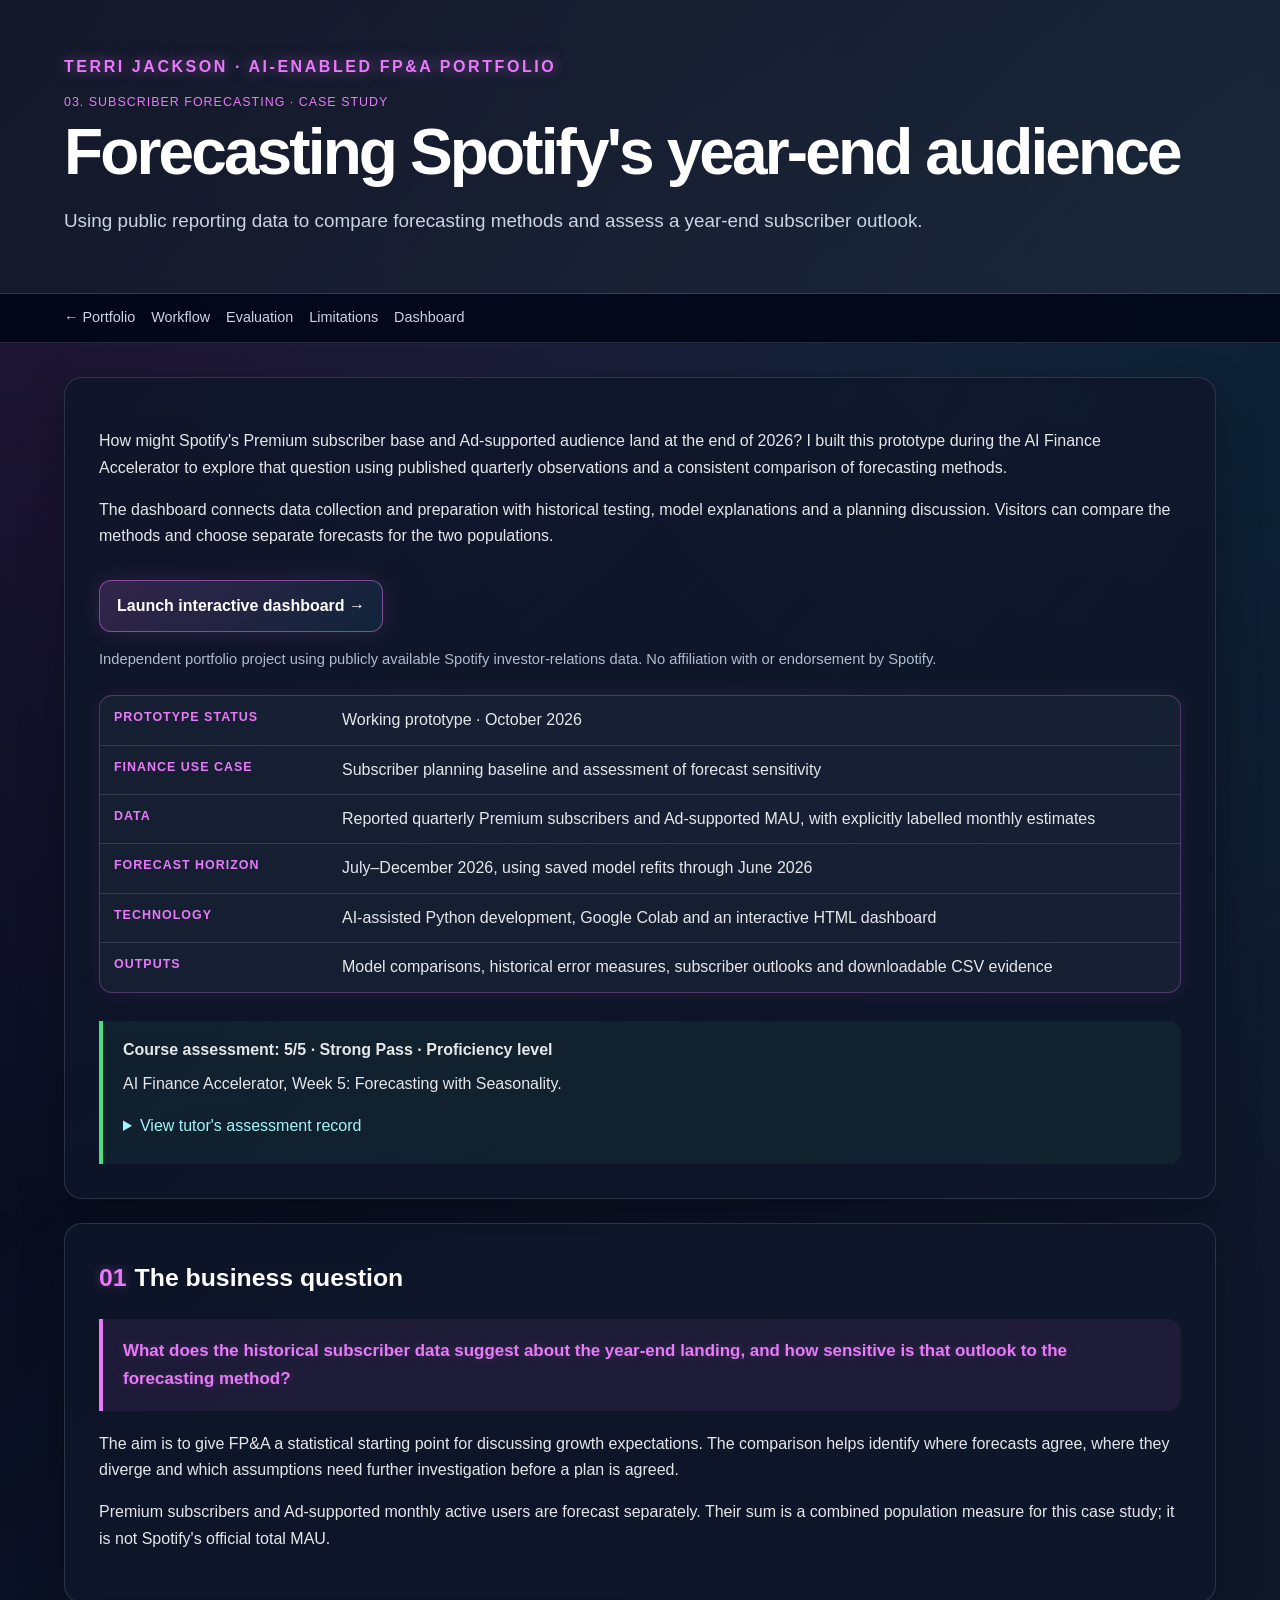
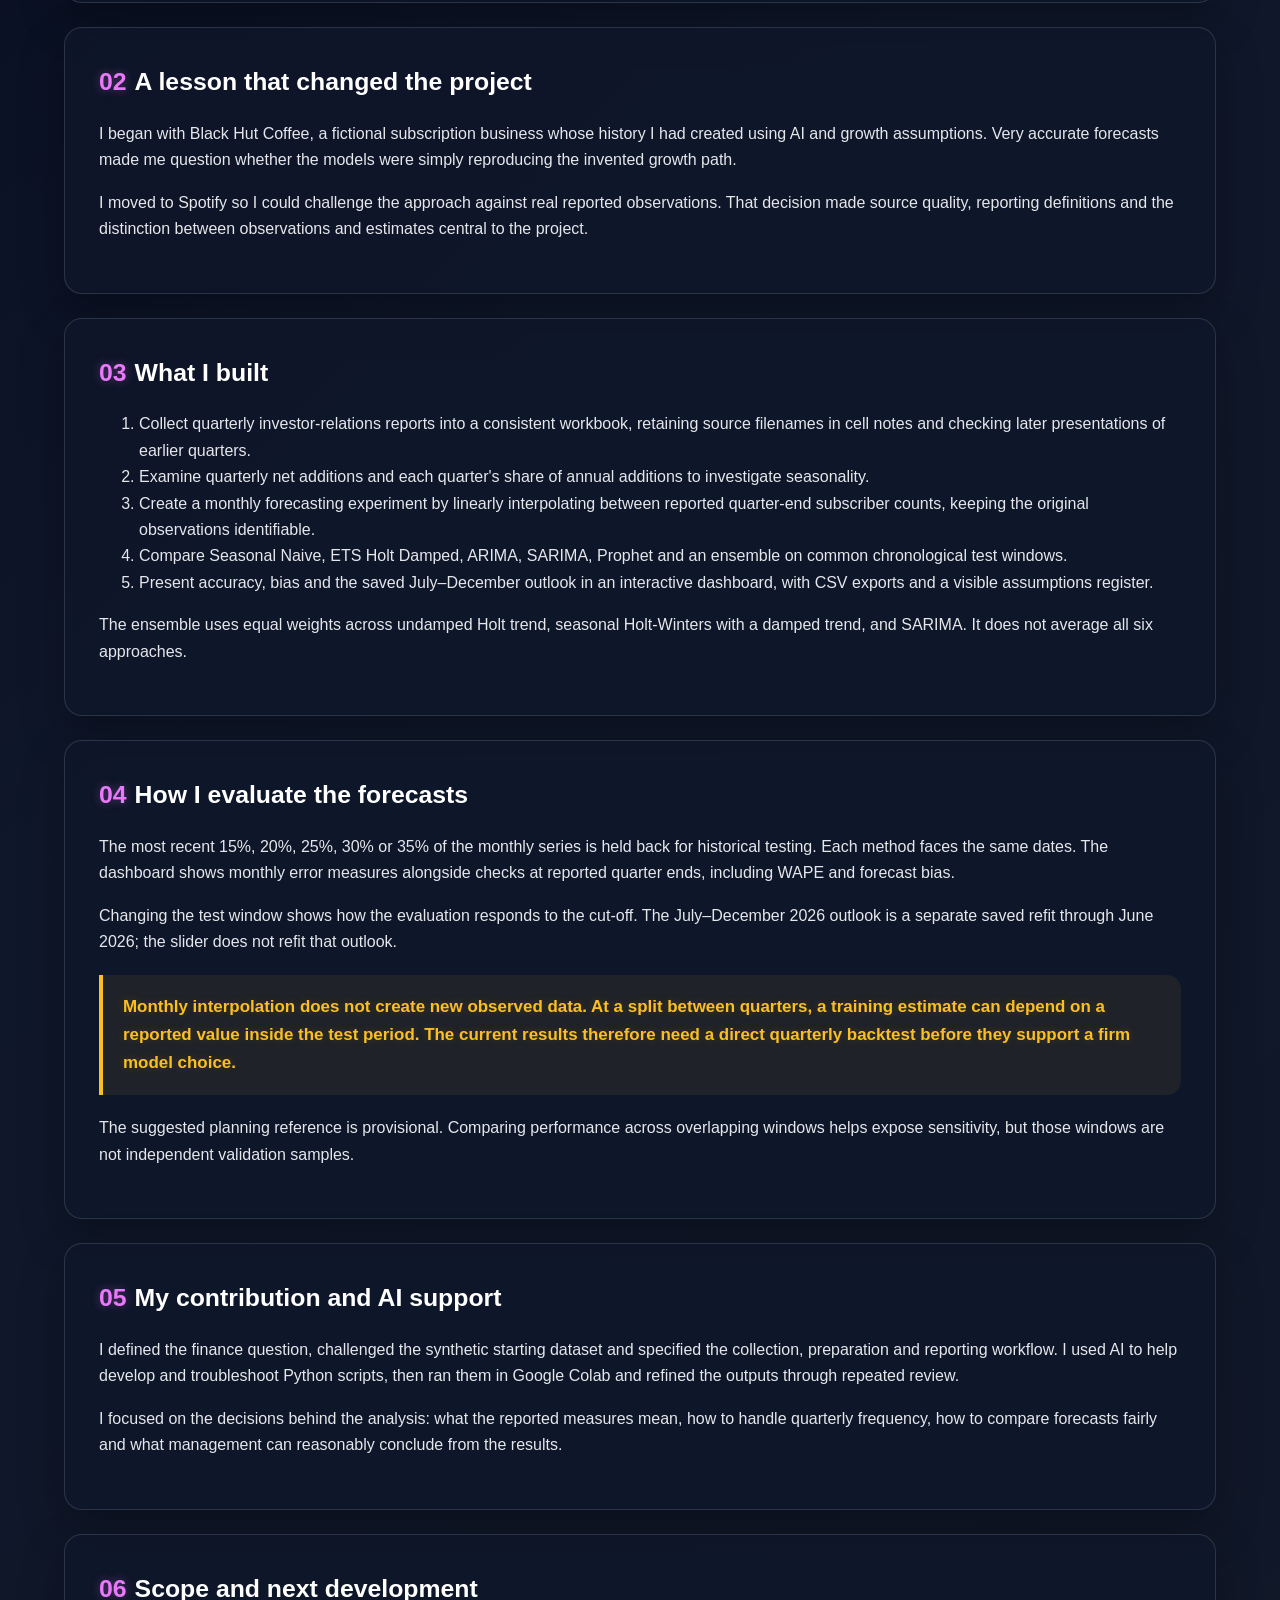
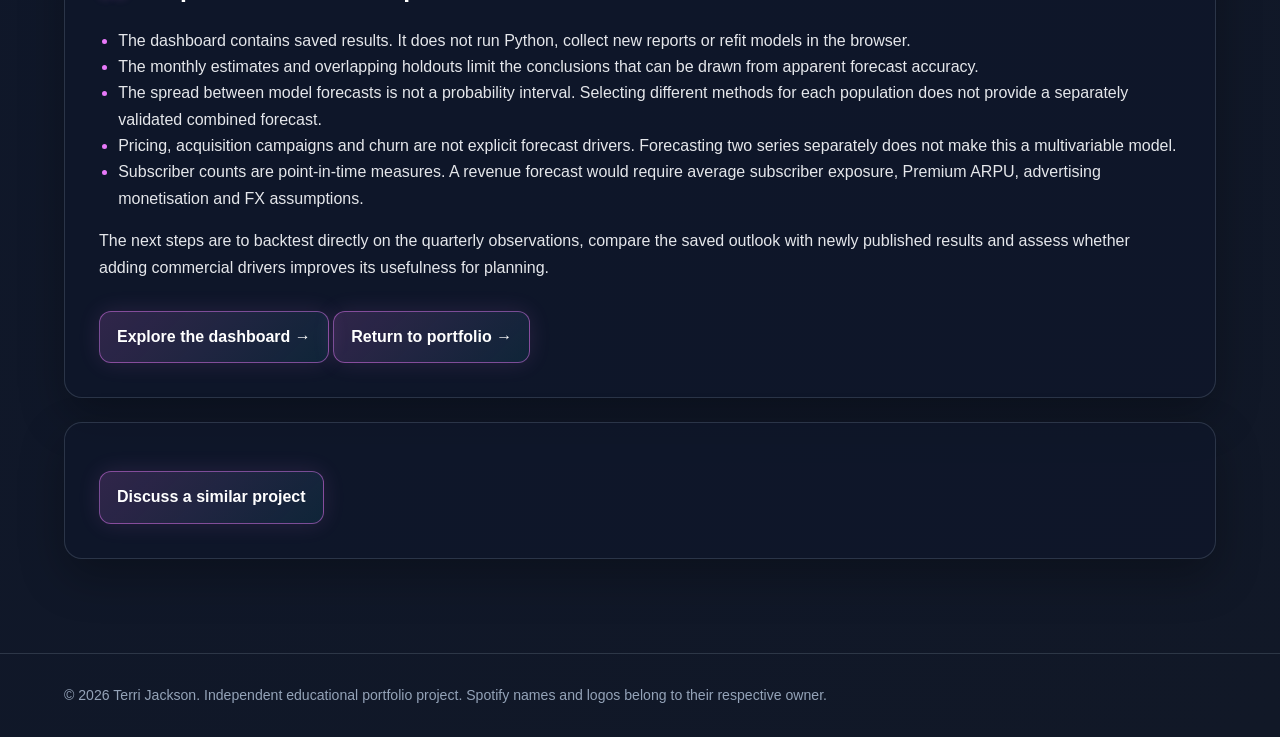
<file: spotify-forecast-case-study.html>
<!doctype html>
<html lang="en-GB">
<head>
  <meta charset="utf-8">
  <meta name="viewport" content="width=device-width, initial-scale=1">
  <title>Forecasting Spotify's year-end audience | Terri Jackson</title>
  <meta name="description" content="An independent FP&A forecasting case study using Spotify's public quarterly data, six forecasting approaches and an interactive December 2026 subscriber outlook.">
  <link rel="stylesheet" href="case-study.css">
  <style>
    .scope{color:#aebbd0;font-size:.92rem}section[id]{scroll-margin-top:80px}
  </style>
</head>
<body>
<header class="hero"><div class="wrap">
  <p class="eyebrow">Terri Jackson · AI-enabled FP&amp;A Portfolio</p>
  <p class="label">03. SUBSCRIBER FORECASTING · CASE STUDY</p>
  <h1>Forecasting Spotify's year-end audience</h1>
  <p class="lead">Using public reporting data to compare forecasting methods and assess a year-end subscriber outlook.</p>
</div></header>
<nav aria-label="Case study navigation"><div class="wrap">
  <a href="index.html">← Portfolio</a><a href="#workflow">Workflow</a><a href="#evaluation">Evaluation</a><a href="#limitations">Limitations</a><a href="spotify-subscriber-forecast-dashboard.html">Dashboard</a>
</div></nav>
<main><div class="wrap">
  <section class="section">
    <p>How might Spotify's Premium subscriber base and Ad-supported audience land at the end of 2026? I built this prototype during the AI Finance Accelerator to explore that question using published quarterly observations and a consistent comparison of forecasting methods.</p>
    <p>The dashboard connects data collection and preparation with historical testing, model explanations and a planning discussion. Visitors can compare the methods and choose separate forecasts for the two populations.</p>
    <a class="button" href="spotify-subscriber-forecast-dashboard.html">Launch interactive dashboard →</a>
    <p class="scope">Independent portfolio project using publicly available Spotify investor-relations data. No affiliation with or endorsement by Spotify.</p>
    <div class="meta">
      <div><b>Prototype status</b>Working prototype · October 2026</div>
      <div><b>Finance use case</b>Subscriber planning baseline and assessment of forecast sensitivity</div>
      <div><b>Data</b>Reported quarterly Premium subscribers and Ad-supported MAU, with explicitly labelled monthly estimates</div>
      <div><b>Forecast horizon</b>July–December 2026, using saved model refits through June 2026</div>
      <div><b>Technology</b>AI-assisted Python development, Google Colab and an interactive HTML dashboard</div>
      <div><b>Outputs</b>Model comparisons, historical error measures, subscriber outlooks and downloadable CSV evidence</div>
    </div>
    <aside class="assessment" aria-label="Course assessment">
      <p><strong>Course assessment: 5/5 · Strong Pass · Proficiency level</strong></p>
      <p>AI Finance Accelerator, Week 5: Forecasting with Seasonality.</p>
      <details><summary>View tutor's assessment record</summary><img src="assets/spotify-project-assessment.png" width="743" height="161" loading="lazy" alt="Marianne Neuper's Week 5 review for Terri Jackson. Project: Forecasting Spotify's Year-End Audience: An AI-Assisted FP&A Model Comparison. Submitted level: Proficiency. Result: PASS – Strong Pass. Score: 5/5."></details>
    </aside>
  </section>
  <section class="section">
    <h2><span class="num">01</span>The business question</h2>
    <div class="callout"><b>What does the historical subscriber data suggest about the year-end landing, and how sensitive is that outlook to the forecasting method?</b></div>
    <p>The aim is to give FP&amp;A a statistical starting point for discussing growth expectations. The comparison helps identify where forecasts agree, where they diverge and which assumptions need further investigation before a plan is agreed.</p>
    <p>Premium subscribers and Ad-supported monthly active users are forecast separately. Their sum is a combined population measure for this case study; it is not Spotify's official total MAU.</p>
  </section>
  <section class="section">
    <h2><span class="num">02</span>A lesson that changed the project</h2>
    <p>I began with Black Hut Coffee, a fictional subscription business whose history I had created using AI and growth assumptions. Very accurate forecasts made me question whether the models were simply reproducing the invented growth path.</p>
    <p>I moved to Spotify so I could challenge the approach against real reported observations. That decision made source quality, reporting definitions and the distinction between observations and estimates central to the project.</p>
  </section>
  <section class="section" id="workflow">
    <h2><span class="num">03</span>What I built</h2>
    <ol class="clean">
      <li>Collect quarterly investor-relations reports into a consistent workbook, retaining source filenames in cell notes and checking later presentations of earlier quarters.</li>
      <li>Examine quarterly net additions and each quarter's share of annual additions to investigate seasonality.</li>
      <li>Create a monthly forecasting experiment by linearly interpolating between reported quarter-end subscriber counts, keeping the original observations identifiable.</li>
      <li>Compare Seasonal Naive, ETS Holt Damped, ARIMA, SARIMA, Prophet and an ensemble on common chronological test windows.</li>
      <li>Present accuracy, bias and the saved July–December outlook in an interactive dashboard, with CSV exports and a visible assumptions register.</li>
    </ol>
    <p>The ensemble uses equal weights across undamped Holt trend, seasonal Holt-Winters with a damped trend, and SARIMA. It does not average all six approaches.</p>
  </section>
  <section class="section" id="evaluation">
    <h2><span class="num">04</span>How I evaluate the forecasts</h2>
    <p>The most recent 15%, 20%, 25%, 30% or 35% of the monthly series is held back for historical testing. Each method faces the same dates. The dashboard shows monthly error measures alongside checks at reported quarter ends, including WAPE and forecast bias.</p>
    <p>Changing the test window shows how the evaluation responds to the cut-off. The July–December 2026 outlook is a separate saved refit through June 2026; the slider does not refit that outlook.</p>
    <div class="callout control"><b>Monthly interpolation does not create new observed data. At a split between quarters, a training estimate can depend on a reported value inside the test period. The current results therefore need a direct quarterly backtest before they support a firm model choice.</b></div>
    <p>The suggested planning reference is provisional. Comparing performance across overlapping windows helps expose sensitivity, but those windows are not independent validation samples.</p>
  </section>
  <section class="section">
    <h2><span class="num">05</span>My contribution and AI support</h2>
    <p>I defined the finance question, challenged the synthetic starting dataset and specified the collection, preparation and reporting workflow. I used AI to help develop and troubleshoot Python scripts, then ran them in Google Colab and refined the outputs through repeated review.</p>
    <p>I focused on the decisions behind the analysis: what the reported measures mean, how to handle quarterly frequency, how to compare forecasts fairly and what management can reasonably conclude from the results.</p>
  </section>
  <section class="section" id="limitations">
    <h2><span class="num">06</span>Scope and next development</h2>
    <ul class="clean">
      <li>The dashboard contains saved results. It does not run Python, collect new reports or refit models in the browser.</li>
      <li>The monthly estimates and overlapping holdouts limit the conclusions that can be drawn from apparent forecast accuracy.</li>
      <li>The spread between model forecasts is not a probability interval. Selecting different methods for each population does not provide a separately validated combined forecast.</li>
      <li>Pricing, acquisition campaigns and churn are not explicit forecast drivers. Forecasting two series separately does not make this a multivariable model.</li>
      <li>Subscriber counts are point-in-time measures. A revenue forecast would require average subscriber exposure, Premium ARPU, advertising monetisation and FX assumptions.</li>
    </ul>
    <p>The next steps are to backtest directly on the quarterly observations, compare the saved outlook with newly published results and assess whether adding commercial drivers improves its usefulness for planning.</p>
    <a class="button" href="spotify-subscriber-forecast-dashboard.html">Explore the dashboard →</a>
    <a class="button" href="index.html">Return to portfolio →</a>
  </section>
  <section class="section" id="discuss"><a class="button" href="https://www.linkedin.com/in/terrijackson/" target="_blank" rel="noopener noreferrer">Discuss a similar project</a></section>
</div></main>
<footer><div class="wrap">© 2026 Terri Jackson. Independent educational portfolio project. Spotify names and logos belong to their respective owner.</div></footer>
<script data-goatcounter="https://terrijackson.goatcounter.com/count" async src="//gc.zgo.at/count.js"></script>
</body>
</html>
</file>
<file: case-study.css>
:root{--bg:#020617;--panel:rgba(15,23,42,.82);--panel2:rgba(30,41,59,.55);--text:#e5e7eb;--muted:#aebbd0;--pink:#e879f9;--pink-soft:#f5d0fe;--cyan:#22d3ee;--line:rgba(148,163,184,.22);--amber:#fbbf24;--amber-soft:#fde68a}*{box-sizing:border-box}html{scroll-behavior:smooth}body{margin:0;font-family:Arial,Helvetica,sans-serif;background:radial-gradient(circle at 8% 0%,rgba(232,121,249,.15),transparent 30%),radial-gradient(circle at 92% 4%,rgba(34,211,238,.10),transparent 28%),linear-gradient(135deg,#020617,#0f172a 48%,#111827);color:var(--text);line-height:1.65}.wrap{width:min(1180px,90%);margin:auto}.hero{padding:54px 0 38px;border-bottom:1px solid rgba(232,121,249,.22);background:linear-gradient(135deg,rgba(17,24,39,.90),rgba(30,41,59,.72))}.eyebrow{text-transform:uppercase;letter-spacing:.16em;color:var(--pink);font-weight:800;text-shadow:0 0 14px rgba(232,121,249,.55);margin:0 0 12px}.hero h1{font-size:clamp(2.15rem,5vw,4rem);line-height:1.05;letter-spacing:-.045em;margin:.1em 0;color:#fff}.lead{font-size:1.18rem;color:#cbd5e1;max-width:900px}nav{position:sticky;top:0;z-index:5;background:rgba(2,6,23,.88);backdrop-filter:blur(12px);border-bottom:1px solid var(--line)}nav .wrap{display:flex;gap:16px;align-items:center;padding:12px 0;overflow:auto}nav a{text-decoration:none;color:#cbd5e1;white-space:nowrap;font-size:.9rem}nav a:hover{color:var(--pink)}main{padding:34px 0 70px}.section{background:var(--panel);border:1px solid var(--line);border-radius:18px;padding:clamp(20px,4vw,34px);margin:0 0 24px;box-shadow:0 18px 45px rgba(0,0,0,.28)}.section:hover{border-color:rgba(232,121,249,.35)}h2{color:#fff;font-size:1.55rem;margin:0 0 18px}h3{color:#fff;margin:24px 0 10px}.num{color:var(--pink);text-shadow:0 0 10px rgba(232,121,249,.35);margin-right:8px}.meta{display:block;margin-top:24px;border:1px solid rgba(232,121,249,.28);border-radius:13px;overflow:hidden;background:var(--panel2);box-shadow:0 0 18px rgba(232,121,249,.08)}.meta div{display:grid;grid-template-columns:minmax(150px,210px) 1fr;gap:18px;padding:11px 14px;border-bottom:1px solid var(--line)}.meta div:last-child{border-bottom:0}.meta b,.label{display:block;color:var(--pink);font-size:.78rem;text-transform:uppercase;letter-spacing:.08em;margin:0}.cards{display:grid;grid-template-columns:repeat(auto-fit,minmax(190px,1fr));gap:12px;margin-top:24px}.mini{background:var(--panel2);border:1px solid var(--line);border-radius:13px;padding:14px}.callout{border-left:4px solid var(--pink);background:rgba(232,121,249,.07);padding:18px 20px;border-radius:0 14px 14px 0;margin:20px 0;font-size:1.06rem;color:var(--pink-soft)}.callout b{color:var(--pink);text-shadow:0 0 10px rgba(232,121,249,.22)}.control{border-left-color:var(--amber);background:rgba(251,191,36,.07);color:var(--amber-soft)}.control b{color:var(--amber);text-shadow:0 0 10px rgba(251,191,36,.18)}.button{display:inline-block;text-decoration:none;margin-top:14px;padding:12px 17px;border:1px solid rgba(232,121,249,.48);border-radius:12px;color:#fff;background:linear-gradient(135deg,rgba(232,121,249,.16),rgba(34,211,238,.08));box-shadow:0 0 22px rgba(232,121,249,.12);font-weight:700}.button:hover{transform:translateY(-1px);box-shadow:0 0 28px rgba(232,121,249,.26)}ul.clean{padding-left:1.2rem}ul.clean li::marker{color:var(--pink)}table{width:100%;border-collapse:collapse;margin:18px 0;font-size:.94rem}th,td{text-align:left;vertical-align:top;padding:12px;border-bottom:1px solid var(--line)}th{color:#fff;background:rgba(109,40,217,.35)}tr:hover td{background:rgba(255,255,255,.02)}.flow{display:flex;flex-wrap:wrap;gap:8px;align-items:center;margin:18px 0}.step{padding:9px 11px;border:1px solid var(--line);border-radius:999px;background:rgba(30,41,59,.72);font-size:.88rem}.arrow{color:var(--pink)}.pill{display:inline-block;padding:4px 9px;border:1px solid rgba(34,211,238,.32);border-radius:999px;color:#a5f3fc;font-size:.8rem}.three{display:grid;grid-template-columns:repeat(3,1fr);gap:14px}.wide{overflow-x:auto}.section:nth-of-type(6) .flow{flex-wrap:nowrap;gap:4px;overflow-x:auto;padding-bottom:4px}.section:nth-of-type(6) .step{padding:6px 8px;font-size:.72rem;white-space:nowrap}.section:nth-of-type(6) .arrow{font-size:.78rem;flex:0 0 auto}.section:nth-of-type(12) .cards{display:block;border:1px solid rgba(232,121,249,.28);border-radius:13px;overflow:hidden;background:var(--panel2);box-shadow:0 0 18px rgba(232,121,249,.08)}.section:nth-of-type(12) .cards .mini{display:grid;grid-template-columns:minmax(180px,230px) 1fr;gap:18px;border:0;border-bottom:1px solid var(--line);border-radius:0;background:transparent;padding:11px 14px}.section:nth-of-type(12) .cards .mini:last-child{border-bottom:0}.section:nth-of-type(12) .cards .label{align-self:start}footer{padding:30px 0;border-top:1px solid var(--line);color:#94a3b8;font-size:.88rem}@media(max-width:800px){.three{grid-template-columns:1fr}table{min-width:760px}.meta div,.section:nth-of-type(12) .cards .mini{grid-template-columns:1fr;gap:4px}.section:nth-of-type(6) .flow{margin-left:-4px;margin-right:-4px}}
.assessment{border-left:4px solid #4ade80;padding:16px 20px;background:rgba(74,222,128,.06);border-radius:0 12px 12px 0;margin-top:28px}
    .assessment p{margin:0 0 8px}.assessment summary{cursor:pointer;color:#a5f3fc;padding:8px 0}.assessment img{display:block;max-width:100%;height:auto;border-radius:8px;margin-top:12px}.assessment a{color:#a5f3fc}
.section[id]{scroll-margin-top:80px}
</file>
